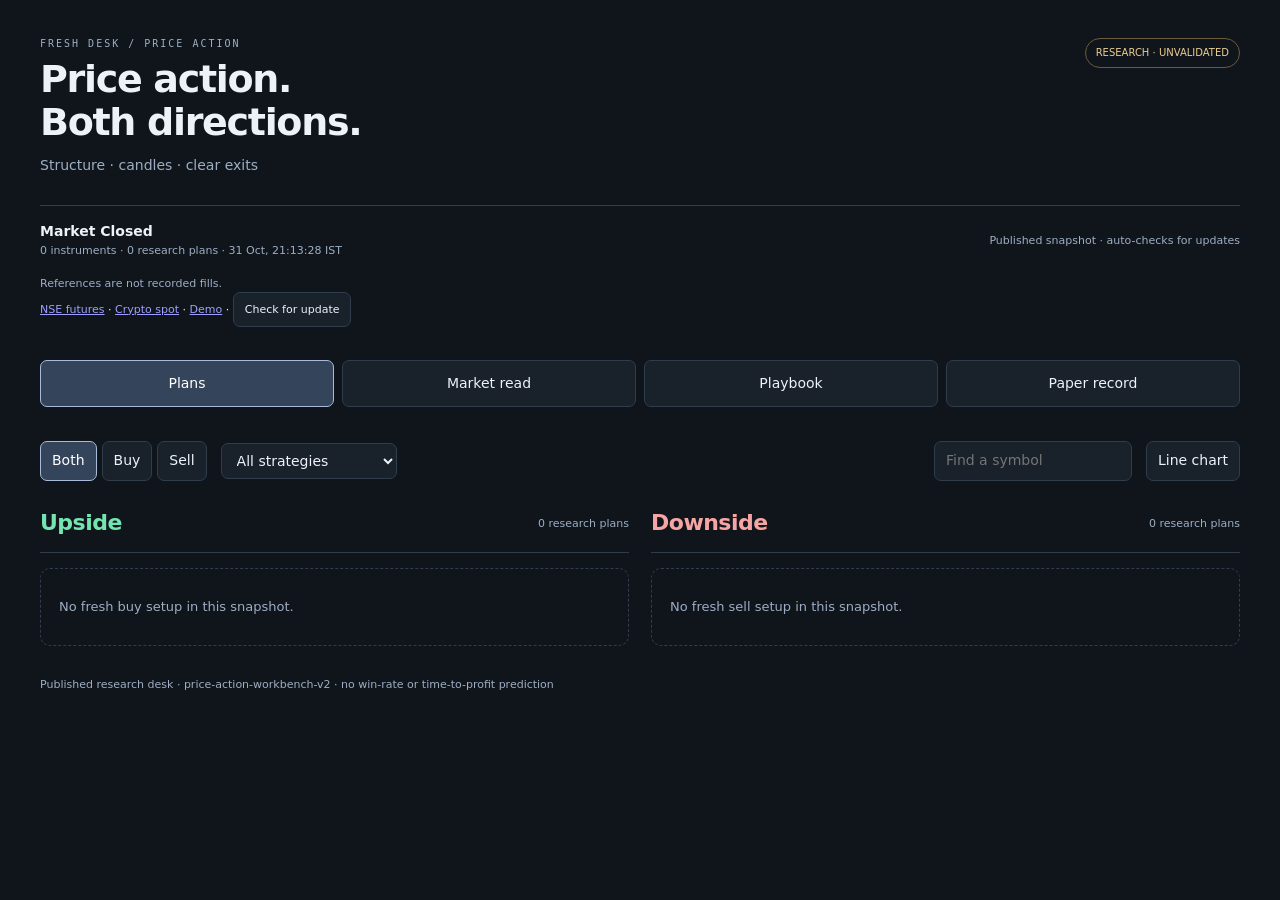
<file: fresh/index.html>
<!doctype html><html lang="en"><head><meta charset="utf-8"/><meta name="viewport" content="width=device-width,initial-scale=1"/><title>Fresh Desk · Price action</title><link rel="stylesheet" href="./app.css"/></head><body><main>
    <header><div><p class="eyebrow">FRESH DESK / PRICE ACTION</p><h1>Price action.<br/>Both directions.</h1><p class="muted">Structure · candles · clear exits</p></div><span class="badge">RESEARCH · UNVALIDATED</span></header>
    
    <div class="status-bar"><div><b id="state">market closed</b><p class="small muted">0 instruments · 0 research plans · 31 Oct, 21:13:28 IST</p></div><span class="small muted">Published snapshot · auto-checks for updates</span></div>
    <p class="small muted" id="job" aria-live="polite">References are not recorded fills.</p>
    <p class="small"><a href="./">NSE futures</a> · <a href="./crypto/">Crypto spot</a> · <a href="./demo/">Demo</a> · <button id="reload-snapshot">Check for update</button></p>
    <nav class="tabs" aria-label="Workspace"><button data-tab="plans" aria-selected="true">Plans</button><button data-tab="market" aria-selected="false">Market read</button><button data-tab="playbook" aria-selected="false">Playbook</button><button data-tab="paper" aria-selected="false">Paper record</button></nav>
    <section class="workspace" id="plans"><div class="filters"><div class="directions"><button data-filter="ALL" aria-pressed="true">Both</button><button data-filter="BUY" aria-pressed="false">Buy</button><button data-filter="SELL" aria-pressed="false">Sell</button></div><select id="family" aria-label="Strategy family"><option value="ALL">All strategies</option><option value="TREND_PULLBACK">Trend pullback</option><option value="STRUCTURE_BREAKOUT">Structure breakout</option><option value="FAILED_BREAKOUT">Failed breakout</option><option value="RANGE_BOUNCE">Range bounce</option></select><input id="search" type="search" placeholder="Find a symbol" aria-label="Find a symbol"/><button id="chart-type" aria-pressed="false">Line chart</button></div><div class="lanes"><section class="lane" data-side="BUY"><div class="lane-title"><h2 class="up">Upside</h2><span>0 research plans</span></div><p class="empty" >No fresh buy setup in this snapshot.</p></section><section class="lane" data-side="SELL"><div class="lane-title"><h2 class="down">Downside</h2><span>0 research plans</span></div><p class="empty" >No fresh sell setup in this snapshot.</p></section></div></section>
    <section class="workspace" id="market" hidden><div class="section-head"><h2>Context before the candle.</h2><p class="muted">Every family is checked independently, in both directions.</p></div><div class="empty">Awaiting data. Use a live connector or import a current-session dataset.</div></section>
    <section class="workspace" id="playbook" hidden><div class="section-head"><h2>Four setups. Separate rules.</h2><p class="muted">Mechanical research interpretations of published concepts—not reproductions of a trader’s complete method.</p></div><div class="playbooks"><article class="playbook"><p class="eyebrow">01 / BOTH DIRECTIONS</p><h3>Trend pullback</h3><p class="context">Established uptrend or downtrend</p><dl><dt>Trigger</dt><dd>A pullback toward the 10-bar average is followed by a completed candle beyond the prior candle's high/low.</dd><dt>Invalidation</dt><dd>Beyond the last three candles' pullback extreme.</dd><dt>Exit</dt><dd>Just before the prior 20-bar swing high/low.</dd><dt>What can fail</dt><dd>The pullback develops into a reversal, or there is too little room before the prior swing.</dd></dl><a href="https://lindaraschke.net/wp-content/uploads/2026/03/raschke_pt2_0304.pdf" target="_blank" rel="noopener noreferrer">Read the source ↗</a></article><article class="playbook"><p class="eyebrow">02 / BOTH DIRECTIONS</p><h3>Structure breakout</h3><p class="context">A clearly defined prior boundary</p><dl><dt>Trigger</dt><dd>A completed candle closes beyond the previous 20-bar boundary with at least 1.5 times the median of six prior activity readings.</dd><dt>Invalidation</dt><dd>Beyond the breakout candle's opposite extreme.</dd><dt>Exit</dt><dd>Project the height of the previous range beyond its broken boundary.</dd><dt>What can fail</dt><dd>A false break, thin activity or a late entry consumes the available reward.</dd></dl><a href="https://www.cmegroup.com/education/courses/technical-analysis/trend-and-continuation-patterns" target="_blank" rel="noopener noreferrer">Read the source ↗</a></article><article class="playbook"><p class="eyebrow">03 / BOTH DIRECTIONS</p><h3>Failed breakout</h3><p class="context">An attempted escape returns inside a prior range</p><dl><dt>Trigger</dt><dd>The previous candle crossed a prior boundary and closed inside again; the latest candle confirms the rejection.</dd><dt>Invalidation</dt><dd>Beyond the failed excursion.</dd><dt>Exit</dt><dd>Just before the opposite boundary of the previous range.</dd><dt>What can fail</dt><dd>The apparent rejection is only a pause before the original breakout resumes.</dd></dl><a href="https://www.peterlbrandt.com/wp-content/uploads/2021/07/The-Factor-Chart-Lab.pdf" target="_blank" rel="noopener noreferrer">Read the source ↗</a></article><article class="playbook"><p class="eyebrow">04 / BOTH DIRECTIONS</p><h3>Range bounce</h3><p class="context">Repeated boundaries, low directional efficiency</p><dl><dt>Trigger</dt><dd>A directional candle reacts near an edge, with room to the opposite edge; entries in the middle are excluded.</dd><dt>Invalidation</dt><dd>Beyond the rejected range edge or signal candle, whichever is farther.</dd><dt>Exit</dt><dd>Just before the opposite range boundary.</dd><dt>What can fail</dt><dd>A range becomes a trend and the boundary gives way.</dd></dl><a href="https://www.cmegroup.com/education/courses/technical-analysis/support-and-resistance" target="_blank" rel="noopener noreferrer">Read the source ↗</a></article></div><div class="notice"><b>Evidence before promotion</b><p>These rules have no demonstrated profitability. A registered historical study and a separate forward record are required before calling them validated.</p><p class="small">Actual trades, fees and liquidation mechanics differ by market. The crypto connector reads spot prices and does not permit naked-short paper entries. Genuine order-flow data is not inferred from candles or tick counts.</p></div></section>
    <section class="workspace" id="paper" hidden><div class="section-head"><h2>Record the decision.</h2><p class="muted">0 open · 0 closed · saved in this browser only</p></div><div class="empty">No paper trades recorded. Choose a fresh plan and record your paper fill to begin.</div><button id="export-paper">Download my paper record</button><p class="small muted">Keep a backup. Clearing browser storage removes this record. Quotes are checked only when this page loads a new published snapshot; this is not continuous position monitoring.</p><p class="small muted">Quotes may be sampled, so intrabar touches can be missed. Automatic paper exits use only fresh post-entry quotes, never earlier candle extremes. Costs stay unknown until supplied. Existing accounts and holdings are not managed.</p></section>
    <footer>Published research desk · price-action-workbench-v2 · no win-rate or time-to-profit prediction</footer>
    </main><script id="bootstrap" type="application/json">{"demo":false,"source":"nse","builtAt":"2026-10-31T15:43:28.310Z","server":false,"revision":"93b53e725f4927e507258fffca842d876f6f74e4a561de0bb47223c7ea54e2cb","hosted":true,"csrf":"","snapshot":{"schemaVersion":2,"rulesVersion":"price-action-workbench-v2","builtAt":"2026-10-31T15:43:28.310Z","demo":false,"source":"nse","mode":"UNVALIDATED_RESEARCH","state":"MARKET_CLOSED","errors":[],"coverage":null,"results":[],"codeSha256":"acca0f80d27d3a986709966af008e380a5261ac44a0f7e3e1737f69a3aee4bcf","observedQuotes":{}},"rules":{"maxRiskPct":2,"minimumRewardRisk":1.5,"targetPct":3}}</script><script src="./core.js"></script><script src="./hosted.js"></script><script src="./app.js"></script></body></html>
</file>
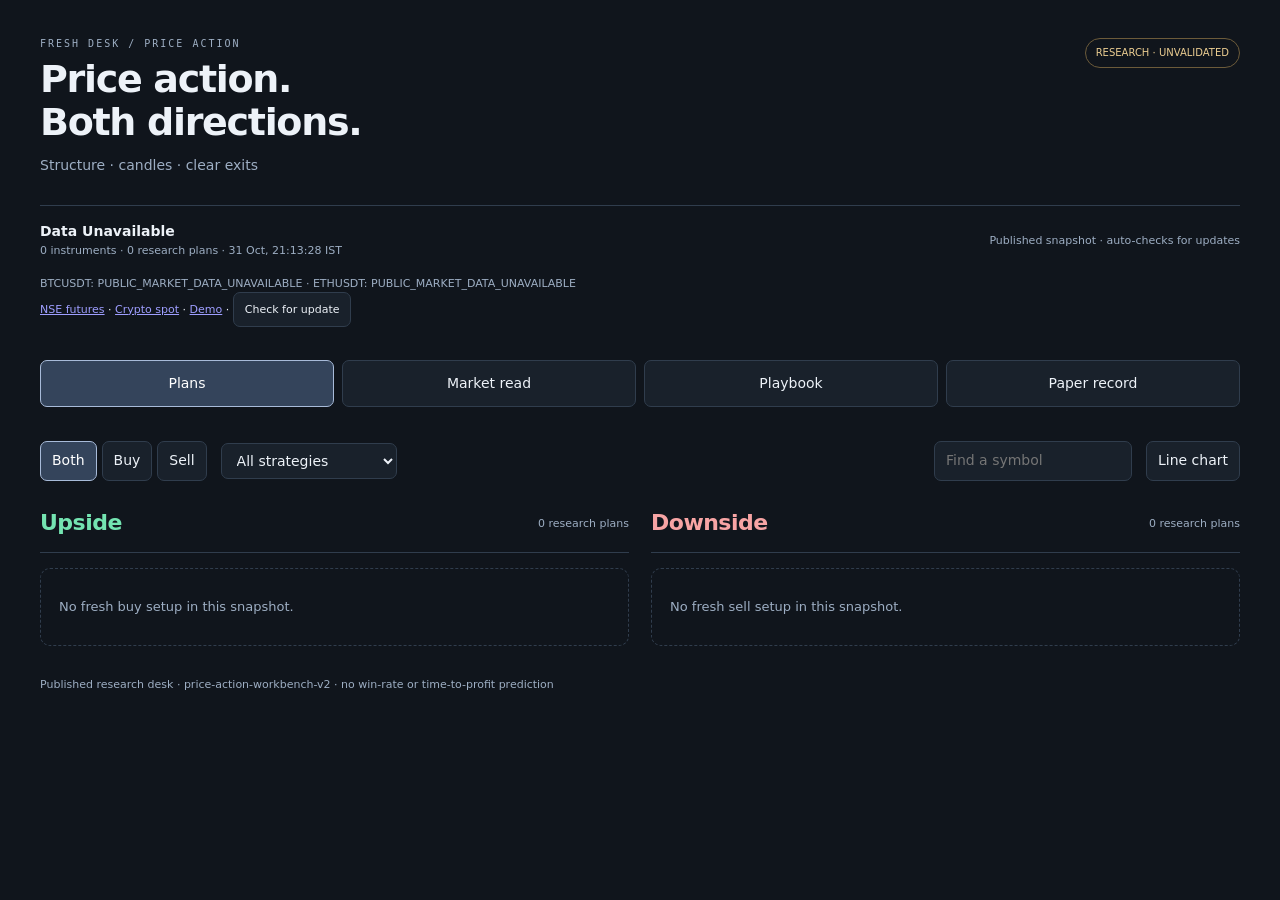
<file: fresh/crypto/index.html>
<!doctype html><html lang="en"><head><meta charset="utf-8"/><meta name="viewport" content="width=device-width,initial-scale=1"/><title>Fresh Desk · Price action</title><link rel="stylesheet" href="./app.css"/></head><body><main>
    <header><div><p class="eyebrow">FRESH DESK / PRICE ACTION</p><h1>Price action.<br/>Both directions.</h1><p class="muted">Structure · candles · clear exits</p></div><span class="badge">RESEARCH · UNVALIDATED</span></header>
    
    <div class="status-bar"><div><b id="state">data unavailable</b><p class="small muted">0 instruments · 0 research plans · 31 Oct, 21:13:28 IST</p></div><span class="small muted">Published snapshot · auto-checks for updates</span></div>
    <p class="small muted" id="job" aria-live="polite">BTCUSDT: PUBLIC_MARKET_DATA_UNAVAILABLE · ETHUSDT: PUBLIC_MARKET_DATA_UNAVAILABLE</p>
    <p class="small"><a href="../">NSE futures</a> · <a href="../crypto/">Crypto spot</a> · <a href="../demo/">Demo</a> · <button id="reload-snapshot">Check for update</button></p>
    <nav class="tabs" aria-label="Workspace"><button data-tab="plans" aria-selected="true">Plans</button><button data-tab="market" aria-selected="false">Market read</button><button data-tab="playbook" aria-selected="false">Playbook</button><button data-tab="paper" aria-selected="false">Paper record</button></nav>
    <section class="workspace" id="plans"><div class="filters"><div class="directions"><button data-filter="ALL" aria-pressed="true">Both</button><button data-filter="BUY" aria-pressed="false">Buy</button><button data-filter="SELL" aria-pressed="false">Sell</button></div><select id="family" aria-label="Strategy family"><option value="ALL">All strategies</option><option value="TREND_PULLBACK">Trend pullback</option><option value="STRUCTURE_BREAKOUT">Structure breakout</option><option value="FAILED_BREAKOUT">Failed breakout</option><option value="RANGE_BOUNCE">Range bounce</option></select><input id="search" type="search" placeholder="Find a symbol" aria-label="Find a symbol"/><button id="chart-type" aria-pressed="false">Line chart</button></div><div class="lanes"><section class="lane" data-side="BUY"><div class="lane-title"><h2 class="up">Upside</h2><span>0 research plans</span></div><p class="empty" >No fresh buy setup in this snapshot.</p></section><section class="lane" data-side="SELL"><div class="lane-title"><h2 class="down">Downside</h2><span>0 research plans</span></div><p class="empty" >No fresh sell setup in this snapshot.</p></section></div></section>
    <section class="workspace" id="market" hidden><div class="section-head"><h2>Context before the candle.</h2><p class="muted">Every family is checked independently, in both directions.</p></div><div class="empty">Awaiting data. Use a live connector or import a current-session dataset.</div></section>
    <section class="workspace" id="playbook" hidden><div class="section-head"><h2>Four setups. Separate rules.</h2><p class="muted">Mechanical research interpretations of published concepts—not reproductions of a trader’s complete method.</p></div><div class="playbooks"><article class="playbook"><p class="eyebrow">01 / BOTH DIRECTIONS</p><h3>Trend pullback</h3><p class="context">Established uptrend or downtrend</p><dl><dt>Trigger</dt><dd>A pullback toward the 10-bar average is followed by a completed candle beyond the prior candle's high/low.</dd><dt>Invalidation</dt><dd>Beyond the last three candles' pullback extreme.</dd><dt>Exit</dt><dd>Just before the prior 20-bar swing high/low.</dd><dt>What can fail</dt><dd>The pullback develops into a reversal, or there is too little room before the prior swing.</dd></dl><a href="https://lindaraschke.net/wp-content/uploads/2026/03/raschke_pt2_0304.pdf" target="_blank" rel="noopener noreferrer">Read the source ↗</a></article><article class="playbook"><p class="eyebrow">02 / BOTH DIRECTIONS</p><h3>Structure breakout</h3><p class="context">A clearly defined prior boundary</p><dl><dt>Trigger</dt><dd>A completed candle closes beyond the previous 20-bar boundary with at least 1.5 times the median of six prior activity readings.</dd><dt>Invalidation</dt><dd>Beyond the breakout candle's opposite extreme.</dd><dt>Exit</dt><dd>Project the height of the previous range beyond its broken boundary.</dd><dt>What can fail</dt><dd>A false break, thin activity or a late entry consumes the available reward.</dd></dl><a href="https://www.cmegroup.com/education/courses/technical-analysis/trend-and-continuation-patterns" target="_blank" rel="noopener noreferrer">Read the source ↗</a></article><article class="playbook"><p class="eyebrow">03 / BOTH DIRECTIONS</p><h3>Failed breakout</h3><p class="context">An attempted escape returns inside a prior range</p><dl><dt>Trigger</dt><dd>The previous candle crossed a prior boundary and closed inside again; the latest candle confirms the rejection.</dd><dt>Invalidation</dt><dd>Beyond the failed excursion.</dd><dt>Exit</dt><dd>Just before the opposite boundary of the previous range.</dd><dt>What can fail</dt><dd>The apparent rejection is only a pause before the original breakout resumes.</dd></dl><a href="https://www.peterlbrandt.com/wp-content/uploads/2021/07/The-Factor-Chart-Lab.pdf" target="_blank" rel="noopener noreferrer">Read the source ↗</a></article><article class="playbook"><p class="eyebrow">04 / BOTH DIRECTIONS</p><h3>Range bounce</h3><p class="context">Repeated boundaries, low directional efficiency</p><dl><dt>Trigger</dt><dd>A directional candle reacts near an edge, with room to the opposite edge; entries in the middle are excluded.</dd><dt>Invalidation</dt><dd>Beyond the rejected range edge or signal candle, whichever is farther.</dd><dt>Exit</dt><dd>Just before the opposite range boundary.</dd><dt>What can fail</dt><dd>A range becomes a trend and the boundary gives way.</dd></dl><a href="https://www.cmegroup.com/education/courses/technical-analysis/support-and-resistance" target="_blank" rel="noopener noreferrer">Read the source ↗</a></article></div><div class="notice"><b>Evidence before promotion</b><p>These rules have no demonstrated profitability. A registered historical study and a separate forward record are required before calling them validated.</p><p class="small">Actual trades, fees and liquidation mechanics differ by market. The crypto connector reads spot prices and does not permit naked-short paper entries. Genuine order-flow data is not inferred from candles or tick counts.</p></div></section>
    <section class="workspace" id="paper" hidden><div class="section-head"><h2>Record the decision.</h2><p class="muted">0 open · 0 closed · saved in this browser only</p></div><div class="empty">No paper trades recorded. Choose a fresh plan and record your paper fill to begin.</div><button id="export-paper">Download my paper record</button><p class="small muted">Keep a backup. Clearing browser storage removes this record. Quotes are checked only when this page loads a new published snapshot; this is not continuous position monitoring.</p><p class="small muted">Quotes may be sampled, so intrabar touches can be missed. Automatic paper exits use only fresh post-entry quotes, never earlier candle extremes. Costs stay unknown until supplied. Existing accounts and holdings are not managed.</p></section>
    <footer>Published research desk · price-action-workbench-v2 · no win-rate or time-to-profit prediction</footer>
    </main><script id="bootstrap" type="application/json">{"demo":false,"source":"crypto","builtAt":"2026-10-31T15:43:28.310Z","server":false,"revision":"b7d48332c6c9a8077eedb42104ffc5f79459d99435809de27bb0ed26b9193fc7","hosted":true,"csrf":"","snapshot":{"schemaVersion":2,"rulesVersion":"price-action-workbench-v2","builtAt":"2026-10-31T15:43:28.310Z","demo":false,"source":"crypto","mode":"UNVALIDATED_RESEARCH","state":"DATA_UNAVAILABLE","errors":["BTCUSDT: PUBLIC_MARKET_DATA_UNAVAILABLE","ETHUSDT: PUBLIC_MARKET_DATA_UNAVAILABLE"],"coverage":null,"results":[],"codeSha256":"acca0f80d27d3a986709966af008e380a5261ac44a0f7e3e1737f69a3aee4bcf","observedQuotes":{}},"rules":{"maxRiskPct":2,"minimumRewardRisk":1.5,"targetPct":3}}</script><script src="./core.js"></script><script src="./hosted.js"></script><script src="./app.js"></script></body></html>
</file>
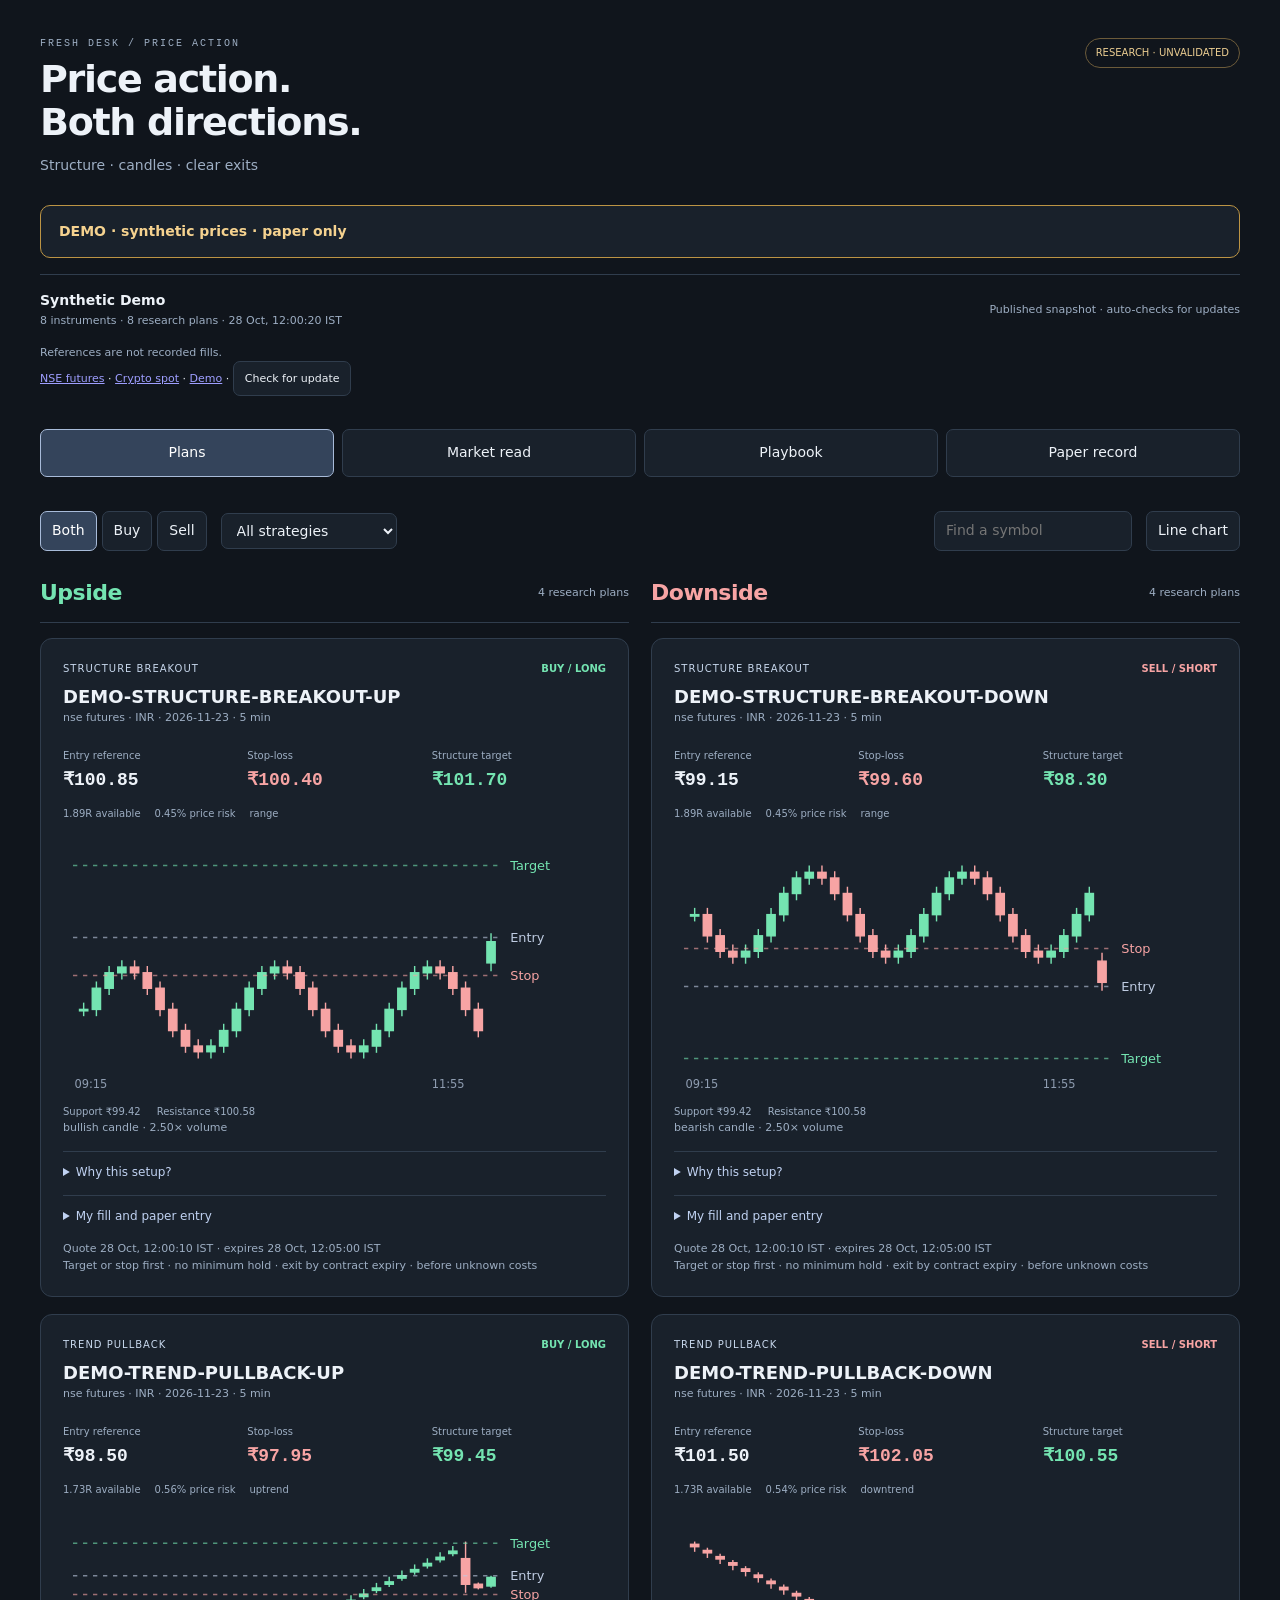
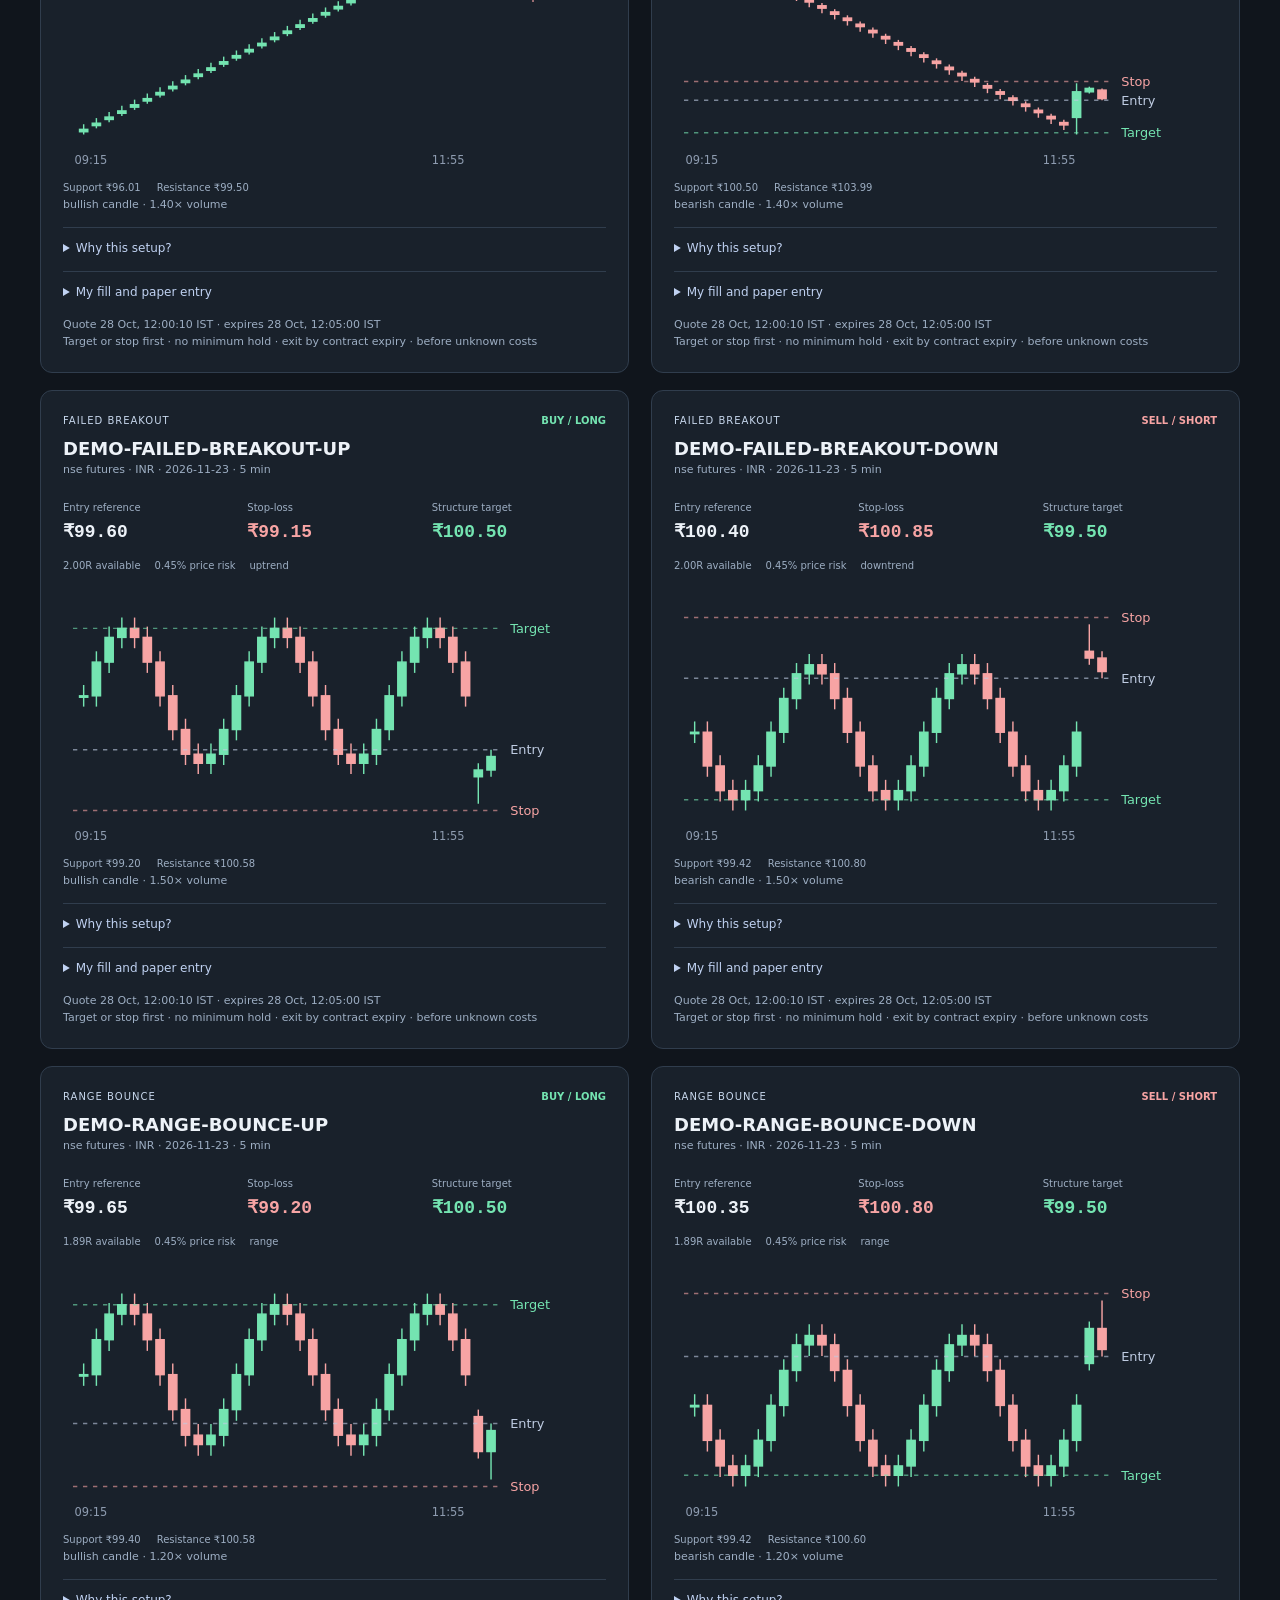
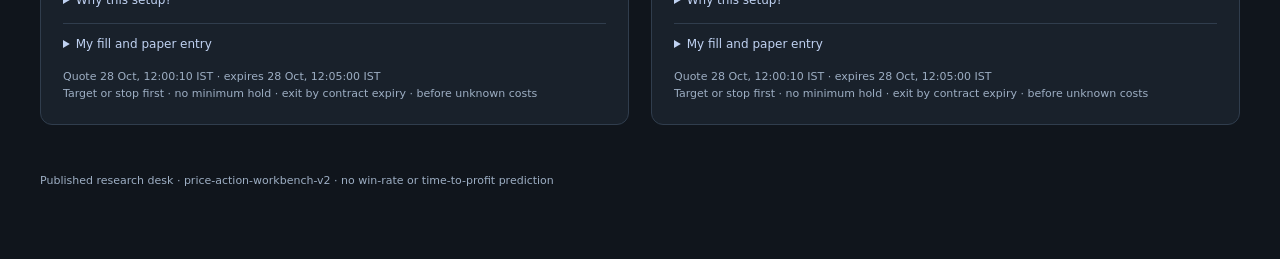
<file: fresh/demo/index.html>
<!doctype html><html lang="en"><head><meta charset="utf-8"/><meta name="viewport" content="width=device-width,initial-scale=1"/><title>Fresh Desk · Price action</title><link rel="stylesheet" href="./app.css"/></head><body><main>
    <header><div><p class="eyebrow">FRESH DESK / PRICE ACTION</p><h1>Price action.<br/>Both directions.</h1><p class="muted">Structure · candles · clear exits</p></div><span class="badge">RESEARCH · UNVALIDATED</span></header>
    <div class="notice demo">DEMO · synthetic prices · paper only</div>
    <div class="status-bar"><div><b id="state">synthetic demo</b><p class="small muted">8 instruments · 8 research plans · 28 Oct, 12:00:20 IST</p></div><span class="small muted">Published snapshot · auto-checks for updates</span></div>
    <p class="small muted" id="job" aria-live="polite">References are not recorded fills.</p>
    <p class="small"><a href="../">NSE futures</a> · <a href="../crypto/">Crypto spot</a> · <a href="../demo/">Demo</a> · <button id="reload-snapshot">Check for update</button></p>
    <nav class="tabs" aria-label="Workspace"><button data-tab="plans" aria-selected="true">Plans</button><button data-tab="market" aria-selected="false">Market read</button><button data-tab="playbook" aria-selected="false">Playbook</button><button data-tab="paper" aria-selected="false">Paper record</button></nav>
    <section class="workspace" id="plans"><div class="filters"><div class="directions"><button data-filter="ALL" aria-pressed="true">Both</button><button data-filter="BUY" aria-pressed="false">Buy</button><button data-filter="SELL" aria-pressed="false">Sell</button></div><select id="family" aria-label="Strategy family"><option value="ALL">All strategies</option><option value="TREND_PULLBACK">Trend pullback</option><option value="STRUCTURE_BREAKOUT">Structure breakout</option><option value="FAILED_BREAKOUT">Failed breakout</option><option value="RANGE_BOUNCE">Range bounce</option></select><input id="search" type="search" placeholder="Find a symbol" aria-label="Find a symbol"/><button id="chart-type" aria-pressed="false">Line chart</button></div><div class="lanes"><section class="lane" data-side="BUY"><div class="lane-title"><h2 class="up">Upside</h2><span>4 research plans</span></div><article class="plan" data-symbol="DEMO-STRUCTURE-BREAKOUT-UP" data-side="BUY" data-family="STRUCTURE_BREAKOUT" data-market="NSE_FUTURES" data-until="2026-10-28T06:35:00.000Z" data-plan="{&quot;side&quot;:&quot;BUY&quot;,&quot;entry&quot;:100.85,&quot;stop&quot;:100.4,&quot;target&quot;:101.7,&quot;goalTarget&quot;:103.9,&quot;tickSize&quot;:0.05,&quot;quantity&quot;:20,&quot;riskPct&quot;:0.4462072384729684,&quot;rewardRisk&quot;:1.8888888888889555,&quot;riskAmount&quot;:8.999999999999773,&quot;costs&quot;:&quot;UNKNOWN&quot;,&quot;id&quot;:&quot;price-action-workbench-v2~NSE_FUTURES|DEMO-STRUCTURE-BREAKOUT-UP|2026-11-23~STRUCTURE_BREAKOUT~BUY~1793169000000&quot;,&quot;setups&quot;:[&quot;STRUCTURE_BREAKOUT&quot;],&quot;family&quot;:&quot;STRUCTURE_BREAKOUT&quot;,&quot;symbol&quot;:&quot;DEMO-STRUCTURE-BREAKOUT-UP&quot;,&quot;expiry&quot;:&quot;2026-11-23&quot;,&quot;instrumentId&quot;:&quot;NSE_FUTURES|DEMO-STRUCTURE-BREAKOUT-UP|2026-11-23&quot;,&quot;market&quot;:&quot;NSE_FUTURES&quot;,&quot;currency&quot;:&quot;INR&quot;,&quot;canShort&quot;:true,&quot;minQuantity&quot;:20,&quot;quantityStep&quot;:1,&quot;explanation&quot;:&quot;Completed candle crosses a prior boundary with increased activity; target projects the prior range, stop invalidates the breakout candle.&quot;,&quot;targetBasis&quot;:&quot;STRUCTURAL_TARGET&quot;,&quot;status&quot;:&quot;UNVALIDATED_RESEARCH&quot;,&quot;quoteAt&quot;:&quot;2026-10-28T06:30:10.000Z&quot;,&quot;signalAt&quot;:&quot;2026-10-28T06:30:00.000Z&quot;,&quot;validUntil&quot;:&quot;2026-10-28T06:35:00.000Z&quot;,&quot;reviewAt&quot;:&quot;2026-10-28T15:25:00+05:30&quot;,&quot;exitBy&quot;:&quot;2026-11-23T15:25:00+05:30&quot;,&quot;intervalMinutes&quot;:5,&quot;entryBasis&quot;:&quot;OBSERVED_ASK_REFERENCE&quot;}">
    <div class="card-top"><span class="family">Structure breakout</span><b class="up">BUY / LONG</b></div>
    <h3>DEMO-STRUCTURE-BREAKOUT-UP</h3><p class="muted small">nse futures · INR · 2026-11-23 · 5 min</p>
    <dl class="levels"><div><dt>Entry reference</dt><dd>₹100.85</dd></div><div><dt>Stop-loss</dt><dd class="down">₹100.40</dd></div><div><dt>Structure target</dt><dd class="up">₹101.70</dd></div></dl>
    <div class="metrics"><span>1.89R available</span><span>0.45% price risk</span><span>range</span></div>
    <svg class="chart" viewBox="0 0 380 180" role="img" aria-label="DEMO-STRUCTURE-BREAKOUT-UP completed candles with entry, stop and target"><g class="candle-plot"><g stroke="#74e4b1" fill="#74e4b1"><line x1="14.454545454545453" y1="115.92105263157917" x2="14.454545454545453" y2="125.39473684210529"/><rect x="11.559090909090909" y="120.65789473684222" width="5.790909090909091" height="1"/></g><g stroke="#74e4b1" fill="#74e4b1"><line x1="23.363636363636363" y1="101.11842105263182" x2="23.363636363636363" y2="125.39473684210529"/><rect x="20.46818181818182" y="105.85526315789485" width="5.790909090909091" height="14.80263157894737"/></g><g stroke="#74e4b1" fill="#74e4b1"><line x1="32.272727272727266" y1="90.28214276315776" x2="32.272727272727266" y2="110.59210526315792"/><rect x="29.37727272727272" y="95.01898486842082" width="5.790909090909091" height="10.836278289474038"/></g><g stroke="#74e4b1" fill="#74e4b1"><line x1="41.18181818181818" y1="86.31578947368445" x2="41.18181818181818" y2="99.75582697368472"/><rect x="38.28636363636363" y="91.0526315789475" width="5.790909090909091" height="3.966353289473318"/></g><g stroke="#f7a4a4" fill="#f7a4a4"><line x1="50.090909090909086" y1="86.31578947368445" x2="50.090909090909086" y2="99.75582697368472"/><rect x="47.19545454545454" y="91.0526315789475" width="5.790909090909091" height="3.966353289473318"/></g><g stroke="#f7a4a4" fill="#f7a4a4"><line x1="58.99999999999999" y1="90.28214276315776" x2="58.99999999999999" y2="110.59210526315792"/><rect x="56.104545454545445" y="95.01898486842082" width="5.790909090909091" height="10.836278289474038"/></g><g stroke="#f7a4a4" fill="#f7a4a4"><line x1="67.9090909090909" y1="101.11842105263182" x2="67.9090909090909" y2="125.39473684210529"/><rect x="65.01363636363637" y="105.85526315789485" width="5.790909090909091" height="14.80263157894737"/></g><g stroke="#f7a4a4" fill="#f7a4a4"><line x1="76.81818181818181" y1="115.92105263157917" x2="76.81818181818181" y2="140.19736842105263"/><rect x="73.92272727272727" y="120.65789473684222" width="5.790909090909091" height="14.80263157894737"/></g><g stroke="#f7a4a4" fill="#f7a4a4"><line x1="85.72727272727272" y1="130.72368421052653" x2="85.72727272727272" y2="151.03364671052668"/><rect x="82.83181818181818" y="135.4605263157896" width="5.790909090909091" height="10.836278289474023"/></g><g stroke="#f7a4a4" fill="#f7a4a4"><line x1="94.63636363636363" y1="141.55996249999973" x2="94.63636363636363" y2="155"/><rect x="91.74090909090908" y="146.29680460526362" width="5.790909090909091" height="3.966353289473318"/></g><g stroke="#74e4b1" fill="#74e4b1"><line x1="103.54545454545453" y1="141.55996249999973" x2="103.54545454545453" y2="155"/><rect x="100.64999999999999" y="146.29680460526362" width="5.790909090909091" height="3.966353289473318"/></g><g stroke="#74e4b1" fill="#74e4b1"><line x1="112.45454545454544" y1="130.72368421052653" x2="112.45454545454544" y2="151.03364671052668"/><rect x="109.5590909090909" y="135.4605263157896" width="5.790909090909091" height="10.836278289474023"/></g><g stroke="#74e4b1" fill="#74e4b1"><line x1="121.36363636363636" y1="115.92105263157917" x2="121.36363636363636" y2="140.19736842105263"/><rect x="118.46818181818182" y="120.65789473684222" width="5.790909090909091" height="14.80263157894737"/></g><g stroke="#74e4b1" fill="#74e4b1"><line x1="130.27272727272725" y1="101.11842105263182" x2="130.27272727272725" y2="125.39473684210529"/><rect x="127.37727272727271" y="105.85526315789485" width="5.790909090909091" height="14.80263157894737"/></g><g stroke="#74e4b1" fill="#74e4b1"><line x1="139.18181818181816" y1="90.28214276315776" x2="139.18181818181816" y2="110.59210526315792"/><rect x="136.2863636363636" y="95.01898486842082" width="5.790909090909091" height="10.836278289474038"/></g><g stroke="#74e4b1" fill="#74e4b1"><line x1="148.09090909090907" y1="86.31578947368445" x2="148.09090909090907" y2="99.75582697368472"/><rect x="145.1954545454545" y="91.0526315789475" width="5.790909090909091" height="3.966353289473318"/></g><g stroke="#f7a4a4" fill="#f7a4a4"><line x1="157" y1="86.31578947368445" x2="157" y2="99.75582697368472"/><rect x="154.10454545454544" y="91.0526315789475" width="5.790909090909091" height="3.966353289473318"/></g><g stroke="#f7a4a4" fill="#f7a4a4"><line x1="165.9090909090909" y1="90.28214276315776" x2="165.9090909090909" y2="110.59210526315792"/><rect x="163.01363636363635" y="95.01898486842082" width="5.790909090909091" height="10.836278289474038"/></g><g stroke="#f7a4a4" fill="#f7a4a4"><line x1="174.8181818181818" y1="101.11842105263182" x2="174.8181818181818" y2="125.39473684210529"/><rect x="171.92272727272726" y="105.85526315789485" width="5.790909090909091" height="14.80263157894737"/></g><g stroke="#f7a4a4" fill="#f7a4a4"><line x1="183.72727272727272" y1="115.92105263157917" x2="183.72727272727272" y2="140.19736842105263"/><rect x="180.83181818181816" y="120.65789473684222" width="5.790909090909091" height="14.80263157894737"/></g><g stroke="#f7a4a4" fill="#f7a4a4"><line x1="192.63636363636363" y1="130.72368421052653" x2="192.63636363636363" y2="151.03364671052668"/><rect x="189.74090909090907" y="135.4605263157896" width="5.790909090909091" height="10.836278289474023"/></g><g stroke="#f7a4a4" fill="#f7a4a4"><line x1="201.54545454545453" y1="141.55996249999973" x2="201.54545454545453" y2="155"/><rect x="198.64999999999998" y="146.29680460526362" width="5.790909090909091" height="3.966353289473318"/></g><g stroke="#74e4b1" fill="#74e4b1"><line x1="210.45454545454544" y1="141.55996249999973" x2="210.45454545454544" y2="155"/><rect x="207.55909090909088" y="146.29680460526362" width="5.790909090909091" height="3.966353289473318"/></g><g stroke="#74e4b1" fill="#74e4b1"><line x1="219.36363636363635" y1="130.72368421052653" x2="219.36363636363635" y2="151.03364671052668"/><rect x="216.4681818181818" y="135.4605263157896" width="5.790909090909091" height="10.836278289474023"/></g><g stroke="#74e4b1" fill="#74e4b1"><line x1="228.27272727272725" y1="115.92105263157917" x2="228.27272727272725" y2="140.19736842105263"/><rect x="225.3772727272727" y="120.65789473684222" width="5.790909090909091" height="14.80263157894737"/></g><g stroke="#74e4b1" fill="#74e4b1"><line x1="237.18181818181816" y1="101.11842105263182" x2="237.18181818181816" y2="125.39473684210529"/><rect x="234.2863636363636" y="105.85526315789485" width="5.790909090909091" height="14.80263157894737"/></g><g stroke="#74e4b1" fill="#74e4b1"><line x1="246.09090909090907" y1="90.28214276315776" x2="246.09090909090907" y2="110.59210526315792"/><rect x="243.1954545454545" y="95.01898486842082" width="5.790909090909091" height="10.836278289474038"/></g><g stroke="#74e4b1" fill="#74e4b1"><line x1="254.99999999999997" y1="86.31578947368445" x2="254.99999999999997" y2="99.75582697368472"/><rect x="252.10454545454542" y="91.0526315789475" width="5.790909090909091" height="3.966353289473318"/></g><g stroke="#f7a4a4" fill="#f7a4a4"><line x1="263.9090909090909" y1="86.31578947368445" x2="263.9090909090909" y2="99.75582697368472"/><rect x="261.01363636363635" y="91.0526315789475" width="5.790909090909091" height="3.966353289473318"/></g><g stroke="#f7a4a4" fill="#f7a4a4"><line x1="272.8181818181818" y1="90.28214276315776" x2="272.8181818181818" y2="110.59210526315792"/><rect x="269.9227272727273" y="95.01898486842082" width="5.790909090909091" height="10.836278289474038"/></g><g stroke="#f7a4a4" fill="#f7a4a4"><line x1="281.7272727272727" y1="101.11842105263182" x2="281.7272727272727" y2="125.39473684210529"/><rect x="278.83181818181816" y="105.85526315789485" width="5.790909090909091" height="14.80263157894737"/></g><g stroke="#f7a4a4" fill="#f7a4a4"><line x1="290.6363636363636" y1="115.92105263157917" x2="290.6363636363636" y2="140.19736842105263"/><rect x="287.7409090909091" y="120.65789473684222" width="5.790909090909091" height="14.80263157894737"/></g><g stroke="#74e4b1" fill="#74e4b1"><line x1="299.5454545454545" y1="67.36842105263138" x2="299.5454545454545" y2="94.01315789473679"/><rect x="296.65" y="73.28947368421085" width="5.790909090909091" height="14.802631578947356"/></g></g><polyline class="line-plot" hidden fill="none" stroke="#a7c4ff" stroke-width="1.6" points="14.454545454545453,120.65789473684222 23.363636363636363,105.85526315789485 32.272727272727266,95.01898486842082 41.18181818181818,91.0526315789475 50.090909090909086,95.01898486842082 58.99999999999999,105.85526315789485 67.9090909090909,120.65789473684222 76.81818181818181,135.4605263157896 85.72727272727272,146.29680460526362 94.63636363636363,150.26315789473693 103.54545454545453,146.29680460526362 112.45454545454544,135.4605263157896 121.36363636363636,120.65789473684222 130.27272727272725,105.85526315789485 139.18181818181816,95.01898486842082 148.09090909090907,91.0526315789475 157,95.01898486842082 165.9090909090909,105.85526315789485 174.8181818181818,120.65789473684222 183.72727272727272,135.4605263157896 192.63636363636363,146.29680460526362 201.54545454545453,150.26315789473693 210.45454545454544,146.29680460526362 219.36363636363635,135.4605263157896 228.27272727272725,120.65789473684222 237.18181818181816,105.85526315789485 246.09090909090907,95.01898486842082 254.99999999999997,91.0526315789475 263.9090909090909,95.01898486842082 272.8181818181818,105.85526315789485 281.7272727272727,120.65789473684222 290.6363636363636,135.4605263157896 299.5454545454545,73.28947368421085"/><line x1="7" x2="307" y1="70.32894736842154" y2="70.32894736842154" stroke="#bfcce2" stroke-dasharray="3 4" opacity=".6"/><text x="313" y="73.32894736842154" fill="#bfcce2" font-size="9">Entry</text><line x1="7" x2="307" y1="96.9736842105261" y2="96.9736842105261" stroke="#f7a4a4" stroke-dasharray="3 4" opacity=".6"/><text x="313" y="99.9736842105261" fill="#f7a4a4" font-size="9">Stop</text><line x1="7" x2="307" y1="20" y2="20" stroke="#74e4b1" stroke-dasharray="3 4" opacity=".6"/><text x="313" y="23" fill="#74e4b1" font-size="9">Target</text><text x="8" y="176" fill="#8e9cb0" font-size="8">09:15</text><text x="258" y="176" fill="#8e9cb0" font-size="8">11:55</text></svg><div class="facts"><span>Support ₹99.42</span><span>Resistance ₹100.58</span></div>
    <p class="small muted">bullish candle · 2.50× volume</p>
    <details><summary>Why this setup?</summary><p>Completed candle crosses a prior boundary with increased activity; target projects the prior range, stop invalidates the breakout candle.</p><p class="small">Target comes from the price structure. The separate 3% reference is ₹103.90. Neither is a predicted outcome.</p></details>
    <details class="fill-details"><summary>My fill and paper entry</summary><div class="inputs"><label>Entry price<input class="fill" type="number" min="0" step="0.05" inputmode="decimal" value="100.85"/></label><label>Quantity<input class="quantity" type="number" min="0" step="any" inputmode="decimal" value="20"/></label></div><output aria-live="polite">Enter a fill to check the stop and target.</output><button class="record">Record paper entry</button></details>
    <p class="small clock">Quote 28 Oct, 12:00:10 IST · expires 28 Oct, 12:05:00 IST</p><p class="expiry-note" hidden>Reference expired · refresh before considering an entry</p>
    <p class="small muted">Target or stop first · no minimum hold · exit by contract expiry · before unknown costs</p>
  </article><article class="plan" data-symbol="DEMO-TREND-PULLBACK-UP" data-side="BUY" data-family="TREND_PULLBACK" data-market="NSE_FUTURES" data-until="2026-10-28T06:35:00.000Z" data-plan="{&quot;side&quot;:&quot;BUY&quot;,&quot;entry&quot;:98.5,&quot;stop&quot;:97.95,&quot;target&quot;:99.45,&quot;goalTarget&quot;:101.5,&quot;tickSize&quot;:0.05,&quot;quantity&quot;:20,&quot;riskPct&quot;:0.5583756345177636,&quot;rewardRisk&quot;:1.7272727272727413,&quot;riskAmount&quot;:10.999999999999943,&quot;costs&quot;:&quot;UNKNOWN&quot;,&quot;id&quot;:&quot;price-action-workbench-v2~NSE_FUTURES|DEMO-TREND-PULLBACK-UP|2026-11-23~TREND_PULLBACK~BUY~1793169000000&quot;,&quot;setups&quot;:[&quot;TREND_PULLBACK&quot;],&quot;family&quot;:&quot;TREND_PULLBACK&quot;,&quot;symbol&quot;:&quot;DEMO-TREND-PULLBACK-UP&quot;,&quot;expiry&quot;:&quot;2026-11-23&quot;,&quot;instrumentId&quot;:&quot;NSE_FUTURES|DEMO-TREND-PULLBACK-UP|2026-11-23&quot;,&quot;market&quot;:&quot;NSE_FUTURES&quot;,&quot;currency&quot;:&quot;INR&quot;,&quot;canShort&quot;:true,&quot;minQuantity&quot;:20,&quot;quantityStep&quot;:1,&quot;explanation&quot;:&quot;A pre-existing higher-timeframe trend pulls back toward its average, then confirms a resumption; the prior swing is the target.&quot;,&quot;targetBasis&quot;:&quot;STRUCTURAL_TARGET&quot;,&quot;status&quot;:&quot;UNVALIDATED_RESEARCH&quot;,&quot;quoteAt&quot;:&quot;2026-10-28T06:30:10.000Z&quot;,&quot;signalAt&quot;:&quot;2026-10-28T06:30:00.000Z&quot;,&quot;validUntil&quot;:&quot;2026-10-28T06:35:00.000Z&quot;,&quot;reviewAt&quot;:&quot;2026-10-28T15:25:00+05:30&quot;,&quot;exitBy&quot;:&quot;2026-11-23T15:25:00+05:30&quot;,&quot;intervalMinutes&quot;:5,&quot;entryBasis&quot;:&quot;OBSERVED_ASK_REFERENCE&quot;}">
    <div class="card-top"><span class="family">Trend pullback</span><b class="up">BUY / LONG</b></div>
    <h3>DEMO-TREND-PULLBACK-UP</h3><p class="muted small">nse futures · INR · 2026-11-23 · 5 min</p>
    <dl class="levels"><div><dt>Entry reference</dt><dd>₹98.50</dd></div><div><dt>Stop-loss</dt><dd class="down">₹97.95</dd></div><div><dt>Structure target</dt><dd class="up">₹99.45</dd></div></dl>
    <div class="metrics"><span>1.73R available</span><span>0.56% price risk</span><span>uptrend</span></div>
    <svg class="chart" viewBox="0 0 380 180" role="img" aria-label="DEMO-TREND-PULLBACK-UP completed candles with entry, stop and target"><g class="candle-plot"><g stroke="#74e4b1" fill="#74e4b1"><line x1="14.454545454545453" y1="147.83185840707938" x2="14.454545454545453" y2="155"/><rect x="11.559090909090909" y="151.4159292035397" width="5.790909090909091" height="1.6725663716812562"/></g><g stroke="#74e4b1" fill="#74e4b1"><line x1="23.363636363636363" y1="143.53097345132736" x2="23.363636363636363" y2="150.69911504424763"/><rect x="20.46818181818182" y="147.11504424778732" width="5.790909090909091" height="1.6725663716815973"/></g><g stroke="#74e4b1" fill="#74e4b1"><line x1="32.272727272727266" y1="139.230088495575" x2="32.272727272727266" y2="146.3982300884956"/><rect x="29.37727272727272" y="142.8141592920353" width="5.790909090909091" height="1.6725663716812278"/></g><g stroke="#74e4b1" fill="#74e4b1"><line x1="41.18181818181818" y1="134.92920353982294" x2="41.18181818181818" y2="142.09734513274321"/><rect x="38.28636363636363" y="138.5132743362829" width="5.790909090909091" height="1.6725663716815973"/></g><g stroke="#74e4b1" fill="#74e4b1"><line x1="50.090909090909086" y1="130.62831858407057" x2="50.090909090909086" y2="137.7964601769912"/><rect x="47.19545454545454" y="134.21238938053088" width="5.790909090909091" height="1.6725663716812562"/></g><g stroke="#74e4b1" fill="#74e4b1"><line x1="58.99999999999999" y1="126.32743362831854" x2="58.99999999999999" y2="133.49557522123882"/><rect x="56.104545454545445" y="129.9115044247785" width="5.790909090909091" height="1.6725663716815973"/></g><g stroke="#74e4b1" fill="#74e4b1"><line x1="67.9090909090909" y1="122.02654867256618" x2="67.9090909090909" y2="129.19469026548646"/><rect x="65.01363636363637" y="125.61061946902649" width="5.790909090909091" height="1.672566371681242"/></g><g stroke="#74e4b1" fill="#74e4b1"><line x1="76.81818181818181" y1="117.72566371681415" x2="76.81818181818181" y2="124.89380530973442"/><rect x="73.92272727272727" y="121.30973451327412" width="5.790909090909091" height="1.672566371681583"/></g><g stroke="#74e4b1" fill="#74e4b1"><line x1="85.72727272727272" y1="113.42477876106177" x2="85.72727272727272" y2="120.59292035398204"/><rect x="82.83181818181818" y="117.00884955752208" width="5.790909090909091" height="1.672566371681242"/></g><g stroke="#74e4b1" fill="#74e4b1"><line x1="94.63636363636363" y1="109.12389380530973" x2="94.63636363636363" y2="116.29203539823001"/><rect x="91.74090909090908" y="112.7079646017697" width="5.790909090909091" height="1.6725663716815973"/></g><g stroke="#74e4b1" fill="#74e4b1"><line x1="103.54545454545453" y1="104.82300884955737" x2="103.54545454545453" y2="111.99115044247765"/><rect x="100.64999999999999" y="108.40707964601768" width="5.790909090909091" height="1.6725663716812562"/></g><g stroke="#74e4b1" fill="#74e4b1"><line x1="112.45454545454544" y1="100.52212389380534" x2="112.45454545454544" y2="107.69026548672562"/><rect x="109.5590909090909" y="104.10619469026531" width="5.790909090909091" height="1.6725663716815973"/></g><g stroke="#74e4b1" fill="#74e4b1"><line x1="121.36363636363636" y1="96.22123893805298" x2="121.36363636363636" y2="103.38938053097324"/><rect x="118.46818181818182" y="99.80530973451329" width="5.790909090909091" height="1.672566371681242"/></g><g stroke="#74e4b1" fill="#74e4b1"><line x1="130.27272727272725" y1="91.92035398230094" x2="130.27272727272725" y2="99.08849557522122"/><rect x="127.37727272727271" y="95.5044247787609" width="5.790909090909091" height="1.672566371681583"/></g><g stroke="#74e4b1" fill="#74e4b1"><line x1="139.18181818181816" y1="87.61946902654857" x2="139.18181818181816" y2="94.78761061946884"/><rect x="136.2863636363636" y="91.20353982300887" width="5.790909090909091" height="1.6725663716812562"/></g><g stroke="#74e4b1" fill="#74e4b1"><line x1="148.09090909090907" y1="83.31858407079653" x2="148.09090909090907" y2="90.48672566371681"/><rect x="145.1954545454545" y="86.9026548672565" width="5.790909090909091" height="1.6725663716815973"/></g><g stroke="#74e4b1" fill="#74e4b1"><line x1="157" y1="79.01769911504417" x2="157" y2="86.18584070796443"/><rect x="154.10454545454544" y="82.60176991150446" width="5.790909090909091" height="1.6725663716812562"/></g><g stroke="#74e4b1" fill="#74e4b1"><line x1="165.9090909090909" y1="74.71681415929213" x2="165.9090909090909" y2="81.8849557522124"/><rect x="163.01363636363635" y="78.3008849557521" width="5.790909090909091" height="1.672566371681583"/></g><g stroke="#74e4b1" fill="#74e4b1"><line x1="174.8181818181818" y1="70.41592920353976" x2="174.8181818181818" y2="77.58407079646004"/><rect x="171.92272727272726" y="74.00000000000006" width="5.790909090909091" height="1.6725663716812562"/></g><g stroke="#74e4b1" fill="#74e4b1"><line x1="183.72727272727272" y1="66.11504424778772" x2="183.72727272727272" y2="73.283185840708"/><rect x="180.83181818181816" y="69.69911504424769" width="5.790909090909091" height="1.6725663716815973"/></g><g stroke="#74e4b1" fill="#74e4b1"><line x1="192.63636363636363" y1="61.814159292035356" x2="192.63636363636363" y2="68.98230088495563"/><rect x="189.74090909090907" y="65.39823008849567" width="5.790909090909091" height="1.6725663716812562"/></g><g stroke="#74e4b1" fill="#74e4b1"><line x1="201.54545454545453" y1="57.51327433628299" x2="201.54545454545453" y2="64.6814159292036"/><rect x="198.64999999999998" y="61.0973451327433" width="5.790909090909091" height="1.672566371681583"/></g><g stroke="#74e4b1" fill="#74e4b1"><line x1="210.45454545454544" y1="53.21238938053095" x2="210.45454545454544" y2="60.38053097345123"/><rect x="207.55909090909088" y="56.79646017699126" width="5.790909090909091" height="1.6725663716812562"/></g><g stroke="#74e4b1" fill="#74e4b1"><line x1="219.36363636363635" y1="48.91150442477857" x2="219.36363636363635" y2="56.07964601769919"/><rect x="216.4681818181818" y="52.495575221238894" width="5.790909090909091" height="1.672566371681583"/></g><g stroke="#74e4b1" fill="#74e4b1"><line x1="228.27272727272725" y1="44.61061946902656" x2="228.27272727272725" y2="51.778761061946824"/><rect x="225.3772727272727" y="48.194690265486855" width="5.790909090909091" height="1.6725663716812562"/></g><g stroke="#74e4b1" fill="#74e4b1"><line x1="237.18181818181816" y1="40.30973451327418" x2="237.18181818181816" y2="47.4778761061948"/><rect x="234.2863636363636" y="43.89380530973449" width="5.790909090909091" height="1.6725663716812562"/></g><g stroke="#74e4b1" fill="#74e4b1"><line x1="246.09090909090907" y1="36.008849557522154" x2="246.09090909090907" y2="43.17699115044243"/><rect x="243.1954545454545" y="39.59292035398212" width="5.790909090909091" height="1.672566371681583"/></g><g stroke="#74e4b1" fill="#74e4b1"><line x1="254.99999999999997" y1="31.707964601769774" x2="254.99999999999997" y2="38.876106194690394"/><rect x="252.10454545454542" y="35.292035398230084" width="5.790909090909091" height="1.6725663716812562"/></g><g stroke="#74e4b1" fill="#74e4b1"><line x1="263.9090909090909" y1="27.40707964601775" x2="263.9090909090909" y2="34.57522123893803"/><rect x="261.01363636363635" y="30.991150442477718" width="5.790909090909091" height="1.6725663716815973"/></g><g stroke="#74e4b1" fill="#74e4b1"><line x1="272.8181818181818" y1="23.10619469026537" x2="272.8181818181818" y2="30.27433628318599"/><rect x="269.9227272727273" y="26.69026548672568" width="5.790909090909091" height="1.6725663716812704"/></g><g stroke="#f7a4a4" fill="#f7a4a4"><line x1="281.7272727272727" y1="20" x2="281.7272727272727" y2="55.840707964601734"/><rect x="278.83181818181816" y="31.946902654867245" width="5.790909090909091" height="17.920353982300867"/></g><g stroke="#f7a4a4" fill="#f7a4a4"><line x1="290.6363636363636" y1="48.672566371681455" x2="290.6363636363636" y2="53.45132743362842"/><rect x="287.7409090909091" y="49.86725663716811" width="5.790909090909091" height="2.3893805309733125"/></g><g stroke="#74e4b1" fill="#74e4b1"><line x1="299.5454545454545" y1="43.89380530973449" x2="299.5454545454545" y2="52.256637168141424"/><rect x="296.65" y="45.088495575221145" width="5.790909090909091" height="5.973451327433622"/></g></g><polyline class="line-plot" hidden fill="none" stroke="#a7c4ff" stroke-width="1.6" points="14.454545454545453,151.4159292035397 23.363636363636363,147.11504424778732 32.272727272727266,142.8141592920353 41.18181818181818,138.5132743362829 50.090909090909086,134.21238938053088 58.99999999999999,129.9115044247785 67.9090909090909,125.61061946902649 76.81818181818181,121.30973451327412 85.72727272727272,117.00884955752208 94.63636363636363,112.7079646017697 103.54545454545453,108.40707964601768 112.45454545454544,104.10619469026531 121.36363636363636,99.80530973451329 130.27272727272725,95.5044247787609 139.18181818181816,91.20353982300887 148.09090909090907,86.9026548672565 157,82.60176991150446 165.9090909090909,78.3008849557521 174.8181818181818,74.00000000000006 183.72727272727272,69.69911504424769 192.63636363636363,65.39823008849567 201.54545454545453,61.0973451327433 210.45454545454544,56.79646017699126 219.36363636363635,52.495575221238894 228.27272727272725,48.194690265486855 237.18181818181816,43.89380530973449 246.09090909090907,39.59292035398212 254.99999999999997,35.292035398230084 263.9090909090909,30.991150442477718 272.8181818181818,26.69026548672568 281.7272727272727,49.86725663716811 290.6363636363636,52.256637168141424 299.5454545454545,45.088495575221145"/><line x1="7" x2="307" y1="43.89380530973449" y2="43.89380530973449" stroke="#bfcce2" stroke-dasharray="3 4" opacity=".6"/><text x="313" y="46.89380530973449" fill="#bfcce2" font-size="9">Entry</text><line x1="7" x2="307" y1="57.03539823008839" y2="57.03539823008839" stroke="#f7a4a4" stroke-dasharray="3 4" opacity=".6"/><text x="313" y="60.03539823008839" fill="#f7a4a4" font-size="9">Stop</text><line x1="7" x2="307" y1="21.194690265486656" y2="21.194690265486656" stroke="#74e4b1" stroke-dasharray="3 4" opacity=".6"/><text x="313" y="24.194690265486656" fill="#74e4b1" font-size="9">Target</text><text x="8" y="176" fill="#8e9cb0" font-size="8">09:15</text><text x="258" y="176" fill="#8e9cb0" font-size="8">11:55</text></svg><div class="facts"><span>Support ₹96.01</span><span>Resistance ₹99.50</span></div>
    <p class="small muted">bullish candle · 1.40× volume</p>
    <details><summary>Why this setup?</summary><p>A pre-existing higher-timeframe trend pulls back toward its average, then confirms a resumption; the prior swing is the target.</p><p class="small">Target comes from the price structure. The separate 3% reference is ₹101.50. Neither is a predicted outcome.</p></details>
    <details class="fill-details"><summary>My fill and paper entry</summary><div class="inputs"><label>Entry price<input class="fill" type="number" min="0" step="0.05" inputmode="decimal" value="98.5"/></label><label>Quantity<input class="quantity" type="number" min="0" step="any" inputmode="decimal" value="20"/></label></div><output aria-live="polite">Enter a fill to check the stop and target.</output><button class="record">Record paper entry</button></details>
    <p class="small clock">Quote 28 Oct, 12:00:10 IST · expires 28 Oct, 12:05:00 IST</p><p class="expiry-note" hidden>Reference expired · refresh before considering an entry</p>
    <p class="small muted">Target or stop first · no minimum hold · exit by contract expiry · before unknown costs</p>
  </article><article class="plan" data-symbol="DEMO-FAILED-BREAKOUT-UP" data-side="BUY" data-family="FAILED_BREAKOUT" data-market="NSE_FUTURES" data-until="2026-10-28T06:35:00.000Z" data-plan="{&quot;side&quot;:&quot;BUY&quot;,&quot;entry&quot;:99.6,&quot;stop&quot;:99.15,&quot;target&quot;:100.5,&quot;goalTarget&quot;:102.6,&quot;tickSize&quot;:0.05,&quot;quantity&quot;:20,&quot;riskPct&quot;:0.4518072289156513,&quot;rewardRisk&quot;:2.000000000000063,&quot;riskAmount&quot;:8.999999999999773,&quot;costs&quot;:&quot;UNKNOWN&quot;,&quot;id&quot;:&quot;price-action-workbench-v2~NSE_FUTURES|DEMO-FAILED-BREAKOUT-UP|2026-11-23~FAILED_BREAKOUT~BUY~1793169000000&quot;,&quot;setups&quot;:[&quot;FAILED_BREAKOUT&quot;],&quot;family&quot;:&quot;FAILED_BREAKOUT&quot;,&quot;symbol&quot;:&quot;DEMO-FAILED-BREAKOUT-UP&quot;,&quot;expiry&quot;:&quot;2026-11-23&quot;,&quot;instrumentId&quot;:&quot;NSE_FUTURES|DEMO-FAILED-BREAKOUT-UP|2026-11-23&quot;,&quot;market&quot;:&quot;NSE_FUTURES&quot;,&quot;currency&quot;:&quot;INR&quot;,&quot;canShort&quot;:true,&quot;minQuantity&quot;:20,&quot;quantityStep&quot;:1,&quot;explanation&quot;:&quot;The prior candle breaks a range and returns inside; the next completed candle confirms failure. Stop sits beyond the failed excursion.&quot;,&quot;targetBasis&quot;:&quot;STRUCTURAL_TARGET&quot;,&quot;status&quot;:&quot;UNVALIDATED_RESEARCH&quot;,&quot;quoteAt&quot;:&quot;2026-10-28T06:30:10.000Z&quot;,&quot;signalAt&quot;:&quot;2026-10-28T06:30:00.000Z&quot;,&quot;validUntil&quot;:&quot;2026-10-28T06:35:00.000Z&quot;,&quot;reviewAt&quot;:&quot;2026-10-28T15:25:00+05:30&quot;,&quot;exitBy&quot;:&quot;2026-11-23T15:25:00+05:30&quot;,&quot;intervalMinutes&quot;:5,&quot;entryBasis&quot;:&quot;OBSERVED_ASK_REFERENCE&quot;}">
    <div class="card-top"><span class="family">Failed breakout</span><b class="up">BUY / LONG</b></div>
    <h3>DEMO-FAILED-BREAKOUT-UP</h3><p class="muted small">nse futures · INR · 2026-11-23 · 5 min</p>
    <dl class="levels"><div><dt>Entry reference</dt><dd>₹99.60</dd></div><div><dt>Stop-loss</dt><dd class="down">₹99.15</dd></div><div><dt>Structure target</dt><dd class="up">₹100.50</dd></div></dl>
    <div class="metrics"><span>2.00R available</span><span>0.45% price risk</span><span>uptrend</span></div>
    <svg class="chart" viewBox="0 0 380 180" role="img" aria-label="DEMO-FAILED-BREAKOUT-UP completed candles with entry, stop and target"><g class="candle-plot"><g stroke="#74e4b1" fill="#74e4b1"><line x1="14.454545454545453" y1="67.20279720279744" x2="14.454545454545453" y2="82.3076923076923"/><rect x="11.559090909090909" y="74.75524475524487" width="5.790909090909091" height="1"/></g><g stroke="#74e4b1" fill="#74e4b1"><line x1="23.363636363636363" y1="43.601398601398714" x2="23.363636363636363" y2="82.3076923076923"/><rect x="20.46818181818182" y="51.153846153846146" width="5.790909090909091" height="23.601398601398728"/></g><g stroke="#74e4b1" fill="#74e4b1"><line x1="32.272727272727266" y1="26.323975874125324" x2="32.272727272727266" y2="58.70629370629358"/><rect x="29.37727272727272" y="33.87642342657276" width="5.790909090909091" height="17.27742272727339"/></g><g stroke="#74e4b1" fill="#74e4b1"><line x1="41.18181818181818" y1="20" x2="41.18181818181818" y2="41.428870979021525"/><rect x="38.28636363636363" y="27.552447552447433" width="5.790909090909091" height="6.323975874125324"/></g><g stroke="#f7a4a4" fill="#f7a4a4"><line x1="50.090909090909086" y1="20" x2="50.090909090909086" y2="41.428870979021525"/><rect x="47.19545454545454" y="27.552447552447433" width="5.790909090909091" height="6.323975874125324"/></g><g stroke="#f7a4a4" fill="#f7a4a4"><line x1="58.99999999999999" y1="26.323975874125324" x2="58.99999999999999" y2="58.70629370629358"/><rect x="56.104545454545445" y="33.87642342657276" width="5.790909090909091" height="17.27742272727339"/></g><g stroke="#f7a4a4" fill="#f7a4a4"><line x1="67.9090909090909" y1="43.601398601398714" x2="67.9090909090909" y2="82.3076923076923"/><rect x="65.01363636363637" y="51.153846153846146" width="5.790909090909091" height="23.601398601398728"/></g><g stroke="#f7a4a4" fill="#f7a4a4"><line x1="76.81818181818181" y1="67.20279720279744" x2="76.81818181818181" y2="105.90909090909102"/><rect x="73.92272727272727" y="74.75524475524487" width="5.790909090909091" height="23.601398601398728"/></g><g stroke="#f7a4a4" fill="#f7a4a4"><line x1="85.72727272727272" y1="90.80419580419617" x2="85.72727272727272" y2="123.18651363636442"/><rect x="82.83181818181818" y="98.3566433566436" width="5.790909090909091" height="17.27742272727339"/></g><g stroke="#f7a4a4" fill="#f7a4a4"><line x1="94.63636363636363" y1="108.08161853146822" x2="94.63636363636363" y2="129.51048951048975"/><rect x="91.74090909090908" y="115.63406608391699" width="5.790909090909091" height="6.323975874125324"/></g><g stroke="#74e4b1" fill="#74e4b1"><line x1="103.54545454545453" y1="108.08161853146822" x2="103.54545454545453" y2="129.51048951048975"/><rect x="100.64999999999999" y="115.63406608391699" width="5.790909090909091" height="6.323975874125324"/></g><g stroke="#74e4b1" fill="#74e4b1"><line x1="112.45454545454544" y1="90.80419580419617" x2="112.45454545454544" y2="123.18651363636442"/><rect x="109.5590909090909" y="98.3566433566436" width="5.790909090909091" height="17.27742272727339"/></g><g stroke="#74e4b1" fill="#74e4b1"><line x1="121.36363636363636" y1="67.20279720279744" x2="121.36363636363636" y2="105.90909090909102"/><rect x="118.46818181818182" y="74.75524475524487" width="5.790909090909091" height="23.601398601398728"/></g><g stroke="#74e4b1" fill="#74e4b1"><line x1="130.27272727272725" y1="43.601398601398714" x2="130.27272727272725" y2="82.3076923076923"/><rect x="127.37727272727271" y="51.153846153846146" width="5.790909090909091" height="23.601398601398728"/></g><g stroke="#74e4b1" fill="#74e4b1"><line x1="139.18181818181816" y1="26.323975874125324" x2="139.18181818181816" y2="58.70629370629358"/><rect x="136.2863636363636" y="33.87642342657276" width="5.790909090909091" height="17.27742272727339"/></g><g stroke="#74e4b1" fill="#74e4b1"><line x1="148.09090909090907" y1="20" x2="148.09090909090907" y2="41.428870979021525"/><rect x="145.1954545454545" y="27.552447552447433" width="5.790909090909091" height="6.323975874125324"/></g><g stroke="#f7a4a4" fill="#f7a4a4"><line x1="157" y1="20" x2="157" y2="41.428870979021525"/><rect x="154.10454545454544" y="27.552447552447433" width="5.790909090909091" height="6.323975874125324"/></g><g stroke="#f7a4a4" fill="#f7a4a4"><line x1="165.9090909090909" y1="26.323975874125324" x2="165.9090909090909" y2="58.70629370629358"/><rect x="163.01363636363635" y="33.87642342657276" width="5.790909090909091" height="17.27742272727339"/></g><g stroke="#f7a4a4" fill="#f7a4a4"><line x1="174.8181818181818" y1="43.601398601398714" x2="174.8181818181818" y2="82.3076923076923"/><rect x="171.92272727272726" y="51.153846153846146" width="5.790909090909091" height="23.601398601398728"/></g><g stroke="#f7a4a4" fill="#f7a4a4"><line x1="183.72727272727272" y1="67.20279720279744" x2="183.72727272727272" y2="105.90909090909102"/><rect x="180.83181818181816" y="74.75524475524487" width="5.790909090909091" height="23.601398601398728"/></g><g stroke="#f7a4a4" fill="#f7a4a4"><line x1="192.63636363636363" y1="90.80419580419617" x2="192.63636363636363" y2="123.18651363636442"/><rect x="189.74090909090907" y="98.3566433566436" width="5.790909090909091" height="17.27742272727339"/></g><g stroke="#f7a4a4" fill="#f7a4a4"><line x1="201.54545454545453" y1="108.08161853146822" x2="201.54545454545453" y2="129.51048951048975"/><rect x="198.64999999999998" y="115.63406608391699" width="5.790909090909091" height="6.323975874125324"/></g><g stroke="#74e4b1" fill="#74e4b1"><line x1="210.45454545454544" y1="108.08161853146822" x2="210.45454545454544" y2="129.51048951048975"/><rect x="207.55909090909088" y="115.63406608391699" width="5.790909090909091" height="6.323975874125324"/></g><g stroke="#74e4b1" fill="#74e4b1"><line x1="219.36363636363635" y1="90.80419580419617" x2="219.36363636363635" y2="123.18651363636442"/><rect x="216.4681818181818" y="98.3566433566436" width="5.790909090909091" height="17.27742272727339"/></g><g stroke="#74e4b1" fill="#74e4b1"><line x1="228.27272727272725" y1="67.20279720279744" x2="228.27272727272725" y2="105.90909090909102"/><rect x="225.3772727272727" y="74.75524475524487" width="5.790909090909091" height="23.601398601398728"/></g><g stroke="#74e4b1" fill="#74e4b1"><line x1="237.18181818181816" y1="43.601398601398714" x2="237.18181818181816" y2="82.3076923076923"/><rect x="234.2863636363636" y="51.153846153846146" width="5.790909090909091" height="23.601398601398728"/></g><g stroke="#74e4b1" fill="#74e4b1"><line x1="246.09090909090907" y1="26.323975874125324" x2="246.09090909090907" y2="58.70629370629358"/><rect x="243.1954545454545" y="33.87642342657276" width="5.790909090909091" height="17.27742272727339"/></g><g stroke="#74e4b1" fill="#74e4b1"><line x1="254.99999999999997" y1="20" x2="254.99999999999997" y2="41.428870979021525"/><rect x="252.10454545454542" y="27.552447552447433" width="5.790909090909091" height="6.323975874125324"/></g><g stroke="#f7a4a4" fill="#f7a4a4"><line x1="263.9090909090909" y1="20" x2="263.9090909090909" y2="41.428870979021525"/><rect x="261.01363636363635" y="27.552447552447433" width="5.790909090909091" height="6.323975874125324"/></g><g stroke="#f7a4a4" fill="#f7a4a4"><line x1="272.8181818181818" y1="26.323975874125324" x2="272.8181818181818" y2="58.70629370629358"/><rect x="269.9227272727273" y="33.87642342657276" width="5.790909090909091" height="17.27742272727339"/></g><g stroke="#f7a4a4" fill="#f7a4a4"><line x1="281.7272727272727" y1="43.601398601398714" x2="281.7272727272727" y2="82.3076923076923"/><rect x="278.83181818181816" y="51.153846153846146" width="5.790909090909091" height="23.601398601398728"/></g><g stroke="#74e4b1" fill="#74e4b1"><line x1="290.6363636363636" y1="121.95804195804232" x2="290.6363636363636" y2="150.27972027972052"/><rect x="287.7409090909091" y="126.6783216783218" width="5.790909090909091" height="4.720279720279478"/></g><g stroke="#74e4b1" fill="#74e4b1"><line x1="299.5454545454545" y1="112.51748251748337" x2="299.5454545454545" y2="131.39860139860127"/><rect x="296.65" y="117.23776223776285" width="5.790909090909091" height="9.440559440558943"/></g></g><polyline class="line-plot" hidden fill="none" stroke="#a7c4ff" stroke-width="1.6" points="14.454545454545453,74.75524475524487 23.363636363636363,51.153846153846146 32.272727272727266,33.87642342657276 41.18181818181818,27.552447552447433 50.090909090909086,33.87642342657276 58.99999999999999,51.153846153846146 67.9090909090909,74.75524475524487 76.81818181818181,98.3566433566436 85.72727272727272,115.63406608391699 94.63636363636363,121.95804195804232 103.54545454545453,115.63406608391699 112.45454545454544,98.3566433566436 121.36363636363636,74.75524475524487 130.27272727272725,51.153846153846146 139.18181818181816,33.87642342657276 148.09090909090907,27.552447552447433 157,33.87642342657276 165.9090909090909,51.153846153846146 174.8181818181818,74.75524475524487 183.72727272727272,98.3566433566436 192.63636363636363,115.63406608391699 201.54545454545453,121.95804195804232 210.45454545454544,115.63406608391699 219.36363636363635,98.3566433566436 228.27272727272725,74.75524475524487 237.18181818181816,51.153846153846146 246.09090909090907,33.87642342657276 254.99999999999997,27.552447552447433 263.9090909090909,33.87642342657276 272.8181818181818,51.153846153846146 281.7272727272727,74.75524475524487 290.6363636363636,126.6783216783218 299.5454545454545,117.23776223776285"/><line x1="7" x2="307" y1="112.51748251748337" y2="112.51748251748337" stroke="#bfcce2" stroke-dasharray="3 4" opacity=".6"/><text x="313" y="115.51748251748337" fill="#bfcce2" font-size="9">Entry</text><line x1="7" x2="307" y1="155" y2="155" stroke="#f7a4a4" stroke-dasharray="3 4" opacity=".6"/><text x="313" y="158" fill="#f7a4a4" font-size="9">Stop</text><line x1="7" x2="307" y1="27.552447552447433" y2="27.552447552447433" stroke="#74e4b1" stroke-dasharray="3 4" opacity=".6"/><text x="313" y="30.552447552447433" fill="#74e4b1" font-size="9">Target</text><text x="8" y="176" fill="#8e9cb0" font-size="8">09:15</text><text x="258" y="176" fill="#8e9cb0" font-size="8">11:55</text></svg><div class="facts"><span>Support ₹99.20</span><span>Resistance ₹100.58</span></div>
    <p class="small muted">bullish candle · 1.50× volume</p>
    <details><summary>Why this setup?</summary><p>The prior candle breaks a range and returns inside; the next completed candle confirms failure. Stop sits beyond the failed excursion.</p><p class="small">Target comes from the price structure. The separate 3% reference is ₹102.60. Neither is a predicted outcome.</p></details>
    <details class="fill-details"><summary>My fill and paper entry</summary><div class="inputs"><label>Entry price<input class="fill" type="number" min="0" step="0.05" inputmode="decimal" value="99.6"/></label><label>Quantity<input class="quantity" type="number" min="0" step="any" inputmode="decimal" value="20"/></label></div><output aria-live="polite">Enter a fill to check the stop and target.</output><button class="record">Record paper entry</button></details>
    <p class="small clock">Quote 28 Oct, 12:00:10 IST · expires 28 Oct, 12:05:00 IST</p><p class="expiry-note" hidden>Reference expired · refresh before considering an entry</p>
    <p class="small muted">Target or stop first · no minimum hold · exit by contract expiry · before unknown costs</p>
  </article><article class="plan" data-symbol="DEMO-RANGE-BOUNCE-UP" data-side="BUY" data-family="RANGE_BOUNCE" data-market="NSE_FUTURES" data-until="2026-10-28T06:35:00.000Z" data-plan="{&quot;side&quot;:&quot;BUY&quot;,&quot;entry&quot;:99.65,&quot;stop&quot;:99.2,&quot;target&quot;:100.5,&quot;goalTarget&quot;:102.65,&quot;tickSize&quot;:0.05,&quot;quantity&quot;:20,&quot;riskPct&quot;:0.45158053186151814,&quot;rewardRisk&quot;:1.8888888888888644,&quot;riskAmount&quot;:9.000000000000057,&quot;costs&quot;:&quot;UNKNOWN&quot;,&quot;id&quot;:&quot;price-action-workbench-v2~NSE_FUTURES|DEMO-RANGE-BOUNCE-UP|2026-11-23~RANGE_BOUNCE~BUY~1793169000000&quot;,&quot;setups&quot;:[&quot;RANGE_BOUNCE&quot;],&quot;family&quot;:&quot;RANGE_BOUNCE&quot;,&quot;symbol&quot;:&quot;DEMO-RANGE-BOUNCE-UP&quot;,&quot;expiry&quot;:&quot;2026-11-23&quot;,&quot;instrumentId&quot;:&quot;NSE_FUTURES|DEMO-RANGE-BOUNCE-UP|2026-11-23&quot;,&quot;market&quot;:&quot;NSE_FUTURES&quot;,&quot;currency&quot;:&quot;INR&quot;,&quot;canShort&quot;:true,&quot;minQuantity&quot;:20,&quot;quantityStep&quot;:1,&quot;explanation&quot;:&quot;Repeated range boundaries and low directional efficiency; enter a confirmed reaction near an edge and target the opposite boundary.&quot;,&quot;targetBasis&quot;:&quot;STRUCTURAL_TARGET&quot;,&quot;status&quot;:&quot;UNVALIDATED_RESEARCH&quot;,&quot;quoteAt&quot;:&quot;2026-10-28T06:30:10.000Z&quot;,&quot;signalAt&quot;:&quot;2026-10-28T06:30:00.000Z&quot;,&quot;validUntil&quot;:&quot;2026-10-28T06:35:00.000Z&quot;,&quot;reviewAt&quot;:&quot;2026-10-28T15:25:00+05:30&quot;,&quot;exitBy&quot;:&quot;2026-11-23T15:25:00+05:30&quot;,&quot;intervalMinutes&quot;:5,&quot;entryBasis&quot;:&quot;OBSERVED_ASK_REFERENCE&quot;}">
    <div class="card-top"><span class="family">Range bounce</span><b class="up">BUY / LONG</b></div>
    <h3>DEMO-RANGE-BOUNCE-UP</h3><p class="muted small">nse futures · INR · 2026-11-23 · 5 min</p>
    <dl class="levels"><div><dt>Entry reference</dt><dd>₹99.65</dd></div><div><dt>Stop-loss</dt><dd class="down">₹99.20</dd></div><div><dt>Structure target</dt><dd class="up">₹100.50</dd></div></dl>
    <div class="metrics"><span>1.89R available</span><span>0.45% price risk</span><span>range</span></div>
    <svg class="chart" viewBox="0 0 380 180" role="img" aria-label="DEMO-RANGE-BOUNCE-UP completed candles with entry, stop and target"><g class="candle-plot"><g stroke="#74e4b1" fill="#74e4b1"><line x1="14.454545454545453" y1="68.91304347826103" x2="14.454545454545453" y2="84.56521739130423"/><rect x="11.559090909090909" y="76.73913043478264" width="5.790909090909091" height="1"/></g><g stroke="#74e4b1" fill="#74e4b1"><line x1="23.363636363636363" y1="44.45652173913051" x2="23.363636363636363" y2="84.56521739130423"/><rect x="20.46818181818182" y="52.2826086956521" width="5.790909090909091" height="24.456521739130537"/></g><g stroke="#74e4b1" fill="#74e4b1"><line x1="32.272727272727266" y1="26.553105434782026" x2="32.272727272727266" y2="60.10869565217372"/><rect x="29.37727272727272" y="34.37919239130363" width="5.790909090909091" height="17.903416304348468"/></g><g stroke="#74e4b1" fill="#74e4b1"><line x1="41.18181818181818" y1="20" x2="41.18181818181818" y2="42.20527934782662"/><rect x="38.28636363636363" y="27.826086956521593" width="5.790909090909091" height="6.55310543478204"/></g><g stroke="#f7a4a4" fill="#f7a4a4"><line x1="50.090909090909086" y1="20" x2="50.090909090909086" y2="42.20527934782662"/><rect x="47.19545454545454" y="27.826086956521593" width="5.790909090909091" height="6.55310543478204"/></g><g stroke="#f7a4a4" fill="#f7a4a4"><line x1="58.99999999999999" y1="26.553105434782026" x2="58.99999999999999" y2="60.10869565217372"/><rect x="56.104545454545445" y="34.37919239130363" width="5.790909090909091" height="17.903416304348468"/></g><g stroke="#f7a4a4" fill="#f7a4a4"><line x1="67.9090909090909" y1="44.45652173913051" x2="67.9090909090909" y2="84.56521739130423"/><rect x="65.01363636363637" y="52.2826086956521" width="5.790909090909091" height="24.456521739130537"/></g><g stroke="#f7a4a4" fill="#f7a4a4"><line x1="76.81818181818181" y1="68.91304347826103" x2="76.81818181818181" y2="109.02173913043475"/><rect x="73.92272727272727" y="76.73913043478264" width="5.790909090909091" height="24.45652173913051"/></g><g stroke="#f7a4a4" fill="#f7a4a4"><line x1="85.72727272727272" y1="93.36956521739154" x2="85.72727272727272" y2="126.92515543478322"/><rect x="82.83181818181818" y="101.19565217391315" width="5.790909090909091" height="17.903416304348482"/></g><g stroke="#f7a4a4" fill="#f7a4a4"><line x1="94.63636363636363" y1="111.27298152173864" x2="94.63636363636363" y2="133.47826086956525"/><rect x="91.74090909090908" y="119.09906847826163" width="5.790909090909091" height="6.553105434782026"/></g><g stroke="#74e4b1" fill="#74e4b1"><line x1="103.54545454545453" y1="111.27298152173864" x2="103.54545454545453" y2="133.47826086956525"/><rect x="100.64999999999999" y="119.09906847826163" width="5.790909090909091" height="6.553105434782026"/></g><g stroke="#74e4b1" fill="#74e4b1"><line x1="112.45454545454544" y1="93.36956521739154" x2="112.45454545454544" y2="126.92515543478322"/><rect x="109.5590909090909" y="101.19565217391315" width="5.790909090909091" height="17.903416304348482"/></g><g stroke="#74e4b1" fill="#74e4b1"><line x1="121.36363636363636" y1="68.91304347826103" x2="121.36363636363636" y2="109.02173913043475"/><rect x="118.46818181818182" y="76.73913043478264" width="5.790909090909091" height="24.45652173913051"/></g><g stroke="#74e4b1" fill="#74e4b1"><line x1="130.27272727272725" y1="44.45652173913051" x2="130.27272727272725" y2="84.56521739130423"/><rect x="127.37727272727271" y="52.2826086956521" width="5.790909090909091" height="24.456521739130537"/></g><g stroke="#74e4b1" fill="#74e4b1"><line x1="139.18181818181816" y1="26.553105434782026" x2="139.18181818181816" y2="60.10869565217372"/><rect x="136.2863636363636" y="34.37919239130363" width="5.790909090909091" height="17.903416304348468"/></g><g stroke="#74e4b1" fill="#74e4b1"><line x1="148.09090909090907" y1="20" x2="148.09090909090907" y2="42.20527934782662"/><rect x="145.1954545454545" y="27.826086956521593" width="5.790909090909091" height="6.55310543478204"/></g><g stroke="#f7a4a4" fill="#f7a4a4"><line x1="157" y1="20" x2="157" y2="42.20527934782662"/><rect x="154.10454545454544" y="27.826086956521593" width="5.790909090909091" height="6.55310543478204"/></g><g stroke="#f7a4a4" fill="#f7a4a4"><line x1="165.9090909090909" y1="26.553105434782026" x2="165.9090909090909" y2="60.10869565217372"/><rect x="163.01363636363635" y="34.37919239130363" width="5.790909090909091" height="17.903416304348468"/></g><g stroke="#f7a4a4" fill="#f7a4a4"><line x1="174.8181818181818" y1="44.45652173913051" x2="174.8181818181818" y2="84.56521739130423"/><rect x="171.92272727272726" y="52.2826086956521" width="5.790909090909091" height="24.456521739130537"/></g><g stroke="#f7a4a4" fill="#f7a4a4"><line x1="183.72727272727272" y1="68.91304347826103" x2="183.72727272727272" y2="109.02173913043475"/><rect x="180.83181818181816" y="76.73913043478264" width="5.790909090909091" height="24.45652173913051"/></g><g stroke="#f7a4a4" fill="#f7a4a4"><line x1="192.63636363636363" y1="93.36956521739154" x2="192.63636363636363" y2="126.92515543478322"/><rect x="189.74090909090907" y="101.19565217391315" width="5.790909090909091" height="17.903416304348482"/></g><g stroke="#f7a4a4" fill="#f7a4a4"><line x1="201.54545454545453" y1="111.27298152173864" x2="201.54545454545453" y2="133.47826086956525"/><rect x="198.64999999999998" y="119.09906847826163" width="5.790909090909091" height="6.553105434782026"/></g><g stroke="#74e4b1" fill="#74e4b1"><line x1="210.45454545454544" y1="111.27298152173864" x2="210.45454545454544" y2="133.47826086956525"/><rect x="207.55909090909088" y="119.09906847826163" width="5.790909090909091" height="6.553105434782026"/></g><g stroke="#74e4b1" fill="#74e4b1"><line x1="219.36363636363635" y1="93.36956521739154" x2="219.36363636363635" y2="126.92515543478322"/><rect x="216.4681818181818" y="101.19565217391315" width="5.790909090909091" height="17.903416304348482"/></g><g stroke="#74e4b1" fill="#74e4b1"><line x1="228.27272727272725" y1="68.91304347826103" x2="228.27272727272725" y2="109.02173913043475"/><rect x="225.3772727272727" y="76.73913043478264" width="5.790909090909091" height="24.45652173913051"/></g><g stroke="#74e4b1" fill="#74e4b1"><line x1="237.18181818181816" y1="44.45652173913051" x2="237.18181818181816" y2="84.56521739130423"/><rect x="234.2863636363636" y="52.2826086956521" width="5.790909090909091" height="24.456521739130537"/></g><g stroke="#74e4b1" fill="#74e4b1"><line x1="246.09090909090907" y1="26.553105434782026" x2="246.09090909090907" y2="60.10869565217372"/><rect x="243.1954545454545" y="34.37919239130363" width="5.790909090909091" height="17.903416304348468"/></g><g stroke="#74e4b1" fill="#74e4b1"><line x1="254.99999999999997" y1="20" x2="254.99999999999997" y2="42.20527934782662"/><rect x="252.10454545454542" y="27.826086956521593" width="5.790909090909091" height="6.55310543478204"/></g><g stroke="#f7a4a4" fill="#f7a4a4"><line x1="263.9090909090909" y1="20" x2="263.9090909090909" y2="42.20527934782662"/><rect x="261.01363636363635" y="27.826086956521593" width="5.790909090909091" height="6.55310543478204"/></g><g stroke="#f7a4a4" fill="#f7a4a4"><line x1="272.8181818181818" y1="26.553105434782026" x2="272.8181818181818" y2="60.10869565217372"/><rect x="269.9227272727273" y="34.37919239130363" width="5.790909090909091" height="17.903416304348468"/></g><g stroke="#f7a4a4" fill="#f7a4a4"><line x1="281.7272727272727" y1="44.45652173913051" x2="281.7272727272727" y2="84.56521739130423"/><rect x="278.83181818181816" y="52.2826086956521" width="5.790909090909091" height="24.456521739130537"/></g><g stroke="#f7a4a4" fill="#f7a4a4"><line x1="290.6363636363636" y1="101.19565217391315" x2="290.6363636363636" y2="135.43478260869531"/><rect x="287.7409090909091" y="106.08695652173897" width="5.790909090909091" height="24.45652173913051"/></g><g stroke="#74e4b1" fill="#74e4b1"><line x1="299.5454545454545" y1="110.97826086956479" x2="299.5454545454545" y2="150.10869565217416"/><rect x="296.65" y="115.86956521739201" width="5.790909090909091" height="14.67391304347747"/></g></g><polyline class="line-plot" hidden fill="none" stroke="#a7c4ff" stroke-width="1.6" points="14.454545454545453,76.73913043478264 23.363636363636363,52.2826086956521 32.272727272727266,34.37919239130363 41.18181818181818,27.826086956521593 50.090909090909086,34.37919239130363 58.99999999999999,52.2826086956521 67.9090909090909,76.73913043478264 76.81818181818181,101.19565217391315 85.72727272727272,119.09906847826163 94.63636363636363,125.65217391304365 103.54545454545453,119.09906847826163 112.45454545454544,101.19565217391315 121.36363636363636,76.73913043478264 130.27272727272725,52.2826086956521 139.18181818181816,34.37919239130363 148.09090909090907,27.826086956521593 157,34.37919239130363 165.9090909090909,52.2826086956521 174.8181818181818,76.73913043478264 183.72727272727272,101.19565217391315 192.63636363636363,119.09906847826163 201.54545454545453,125.65217391304365 210.45454545454544,119.09906847826163 219.36363636363635,101.19565217391315 228.27272727272725,76.73913043478264 237.18181818181816,52.2826086956521 246.09090909090907,34.37919239130363 254.99999999999997,27.826086956521593 263.9090909090909,34.37919239130363 272.8181818181818,52.2826086956521 281.7272727272727,76.73913043478264 290.6363636363636,130.54347826086948 299.5454545454545,115.86956521739201"/><line x1="7" x2="307" y1="110.97826086956479" y2="110.97826086956479" stroke="#bfcce2" stroke-dasharray="3 4" opacity=".6"/><text x="313" y="113.97826086956479" fill="#bfcce2" font-size="9">Entry</text><line x1="7" x2="307" y1="155" y2="155" stroke="#f7a4a4" stroke-dasharray="3 4" opacity=".6"/><text x="313" y="158" fill="#f7a4a4" font-size="9">Stop</text><line x1="7" x2="307" y1="27.826086956521593" y2="27.826086956521593" stroke="#74e4b1" stroke-dasharray="3 4" opacity=".6"/><text x="313" y="30.826086956521593" fill="#74e4b1" font-size="9">Target</text><text x="8" y="176" fill="#8e9cb0" font-size="8">09:15</text><text x="258" y="176" fill="#8e9cb0" font-size="8">11:55</text></svg><div class="facts"><span>Support ₹99.40</span><span>Resistance ₹100.58</span></div>
    <p class="small muted">bullish candle · 1.20× volume</p>
    <details><summary>Why this setup?</summary><p>Repeated range boundaries and low directional efficiency; enter a confirmed reaction near an edge and target the opposite boundary.</p><p class="small">Target comes from the price structure. The separate 3% reference is ₹102.65. Neither is a predicted outcome.</p></details>
    <details class="fill-details"><summary>My fill and paper entry</summary><div class="inputs"><label>Entry price<input class="fill" type="number" min="0" step="0.05" inputmode="decimal" value="99.65"/></label><label>Quantity<input class="quantity" type="number" min="0" step="any" inputmode="decimal" value="20"/></label></div><output aria-live="polite">Enter a fill to check the stop and target.</output><button class="record">Record paper entry</button></details>
    <p class="small clock">Quote 28 Oct, 12:00:10 IST · expires 28 Oct, 12:05:00 IST</p><p class="expiry-note" hidden>Reference expired · refresh before considering an entry</p>
    <p class="small muted">Target or stop first · no minimum hold · exit by contract expiry · before unknown costs</p>
  </article><p class="empty" hidden>No fresh buy setup in this snapshot.</p></section><section class="lane" data-side="SELL"><div class="lane-title"><h2 class="down">Downside</h2><span>4 research plans</span></div><article class="plan" data-symbol="DEMO-STRUCTURE-BREAKOUT-DOWN" data-side="SELL" data-family="STRUCTURE_BREAKOUT" data-market="NSE_FUTURES" data-until="2026-10-28T06:35:00.000Z" data-plan="{&quot;side&quot;:&quot;SELL&quot;,&quot;entry&quot;:99.15,&quot;stop&quot;:99.6,&quot;target&quot;:98.3,&quot;goalTarget&quot;:96.15,&quot;tickSize&quot;:0.05,&quot;quantity&quot;:20,&quot;riskPct&quot;:0.4538577912254045,&quot;rewardRisk&quot;:1.8888888888889555,&quot;riskAmount&quot;:8.999999999999773,&quot;costs&quot;:&quot;UNKNOWN&quot;,&quot;id&quot;:&quot;price-action-workbench-v2~NSE_FUTURES|DEMO-STRUCTURE-BREAKOUT-DOWN|2026-11-23~STRUCTURE_BREAKOUT~SELL~1793169000000&quot;,&quot;setups&quot;:[&quot;STRUCTURE_BREAKOUT&quot;],&quot;family&quot;:&quot;STRUCTURE_BREAKOUT&quot;,&quot;symbol&quot;:&quot;DEMO-STRUCTURE-BREAKOUT-DOWN&quot;,&quot;expiry&quot;:&quot;2026-11-23&quot;,&quot;instrumentId&quot;:&quot;NSE_FUTURES|DEMO-STRUCTURE-BREAKOUT-DOWN|2026-11-23&quot;,&quot;market&quot;:&quot;NSE_FUTURES&quot;,&quot;currency&quot;:&quot;INR&quot;,&quot;canShort&quot;:true,&quot;minQuantity&quot;:20,&quot;quantityStep&quot;:1,&quot;explanation&quot;:&quot;Completed candle crosses a prior boundary with increased activity; target projects the prior range, stop invalidates the breakout candle.&quot;,&quot;targetBasis&quot;:&quot;STRUCTURAL_TARGET&quot;,&quot;status&quot;:&quot;UNVALIDATED_RESEARCH&quot;,&quot;quoteAt&quot;:&quot;2026-10-28T06:30:10.000Z&quot;,&quot;signalAt&quot;:&quot;2026-10-28T06:30:00.000Z&quot;,&quot;validUntil&quot;:&quot;2026-10-28T06:35:00.000Z&quot;,&quot;reviewAt&quot;:&quot;2026-10-28T15:25:00+05:30&quot;,&quot;exitBy&quot;:&quot;2026-11-23T15:25:00+05:30&quot;,&quot;intervalMinutes&quot;:5,&quot;entryBasis&quot;:&quot;OBSERVED_BID_REFERENCE&quot;}">
    <div class="card-top"><span class="family">Structure breakout</span><b class="down">SELL / SHORT</b></div>
    <h3>DEMO-STRUCTURE-BREAKOUT-DOWN</h3><p class="muted small">nse futures · INR · 2026-11-23 · 5 min</p>
    <dl class="levels"><div><dt>Entry reference</dt><dd>₹99.15</dd></div><div><dt>Stop-loss</dt><dd class="down">₹99.60</dd></div><div><dt>Structure target</dt><dd class="up">₹98.30</dd></div></dl>
    <div class="metrics"><span>1.89R available</span><span>0.45% price risk</span><span>range</span></div>
    <svg class="chart" viewBox="0 0 380 180" role="img" aria-label="DEMO-STRUCTURE-BREAKOUT-DOWN completed candles with entry, stop and target"><g class="candle-plot"><g stroke="#74e4b1" fill="#74e4b1"><line x1="14.454545454545453" y1="49.605263157894726" x2="14.454545454545453" y2="59.07894736842083"/><rect x="11.559090909090909" y="54.34210526315778" width="5.790909090909091" height="1"/></g><g stroke="#f7a4a4" fill="#f7a4a4"><line x1="23.363636363636363" y1="49.605263157894726" x2="23.363636363636363" y2="73.8815789473682"/><rect x="20.46818181818182" y="54.34210526315778" width="5.790909090909091" height="14.802631578947356"/></g><g stroke="#f7a4a4" fill="#f7a4a4"><line x1="32.272727272727266" y1="64.40789473684208" x2="32.272727272727266" y2="84.71785723684224"/><rect x="29.37727272727272" y="69.14473684210513" width="5.790909090909091" height="10.836278289474052"/></g><g stroke="#f7a4a4" fill="#f7a4a4"><line x1="41.18181818181818" y1="75.2441730263153" x2="41.18181818181818" y2="88.68421052631555"/><rect x="38.28636363636363" y="79.98101513157918" width="5.790909090909091" height="3.966353289473318"/></g><g stroke="#74e4b1" fill="#74e4b1"><line x1="50.090909090909086" y1="75.2441730263153" x2="50.090909090909086" y2="88.68421052631555"/><rect x="47.19545454545454" y="79.98101513157918" width="5.790909090909091" height="3.966353289473318"/></g><g stroke="#74e4b1" fill="#74e4b1"><line x1="58.99999999999999" y1="64.40789473684208" x2="58.99999999999999" y2="84.71785723684224"/><rect x="56.104545454545445" y="69.14473684210513" width="5.790909090909091" height="10.836278289474052"/></g><g stroke="#74e4b1" fill="#74e4b1"><line x1="67.9090909090909" y1="49.605263157894726" x2="67.9090909090909" y2="73.8815789473682"/><rect x="65.01363636363637" y="54.34210526315778" width="5.790909090909091" height="14.802631578947356"/></g><g stroke="#74e4b1" fill="#74e4b1"><line x1="76.81818181818181" y1="34.802631578947356" x2="76.81818181818181" y2="59.07894736842083"/><rect x="73.92272727272727" y="39.53947368421042" width="5.790909090909091" height="14.802631578947356"/></g><g stroke="#74e4b1" fill="#74e4b1"><line x1="85.72727272727272" y1="23.966353289473318" x2="85.72727272727272" y2="44.27631578947347"/><rect x="82.83181818181818" y="28.70319539473637" width="5.790909090909091" height="10.836278289474052"/></g><g stroke="#74e4b1" fill="#74e4b1"><line x1="94.63636363636363" y1="20" x2="94.63636363636363" y2="33.44003750000026"/><rect x="91.74090909090908" y="24.736842105263065" width="5.790909090909091" height="3.966353289473304"/></g><g stroke="#f7a4a4" fill="#f7a4a4"><line x1="103.54545454545453" y1="20" x2="103.54545454545453" y2="33.44003750000026"/><rect x="100.64999999999999" y="24.736842105263065" width="5.790909090909091" height="3.966353289473304"/></g><g stroke="#f7a4a4" fill="#f7a4a4"><line x1="112.45454545454544" y1="23.966353289473318" x2="112.45454545454544" y2="44.27631578947347"/><rect x="109.5590909090909" y="28.70319539473637" width="5.790909090909091" height="10.836278289474052"/></g><g stroke="#f7a4a4" fill="#f7a4a4"><line x1="121.36363636363636" y1="34.802631578947356" x2="121.36363636363636" y2="59.07894736842083"/><rect x="118.46818181818182" y="39.53947368421042" width="5.790909090909091" height="14.802631578947356"/></g><g stroke="#f7a4a4" fill="#f7a4a4"><line x1="130.27272727272725" y1="49.605263157894726" x2="130.27272727272725" y2="73.8815789473682"/><rect x="127.37727272727271" y="54.34210526315778" width="5.790909090909091" height="14.802631578947356"/></g><g stroke="#f7a4a4" fill="#f7a4a4"><line x1="139.18181818181816" y1="64.40789473684208" x2="139.18181818181816" y2="84.71785723684224"/><rect x="136.2863636363636" y="69.14473684210513" width="5.790909090909091" height="10.836278289474052"/></g><g stroke="#f7a4a4" fill="#f7a4a4"><line x1="148.09090909090907" y1="75.2441730263153" x2="148.09090909090907" y2="88.68421052631555"/><rect x="145.1954545454545" y="79.98101513157918" width="5.790909090909091" height="3.966353289473318"/></g><g stroke="#74e4b1" fill="#74e4b1"><line x1="157" y1="75.2441730263153" x2="157" y2="88.68421052631555"/><rect x="154.10454545454544" y="79.98101513157918" width="5.790909090909091" height="3.966353289473318"/></g><g stroke="#74e4b1" fill="#74e4b1"><line x1="165.9090909090909" y1="64.40789473684208" x2="165.9090909090909" y2="84.71785723684224"/><rect x="163.01363636363635" y="69.14473684210513" width="5.790909090909091" height="10.836278289474052"/></g><g stroke="#74e4b1" fill="#74e4b1"><line x1="174.8181818181818" y1="49.605263157894726" x2="174.8181818181818" y2="73.8815789473682"/><rect x="171.92272727272726" y="54.34210526315778" width="5.790909090909091" height="14.802631578947356"/></g><g stroke="#74e4b1" fill="#74e4b1"><line x1="183.72727272727272" y1="34.802631578947356" x2="183.72727272727272" y2="59.07894736842083"/><rect x="180.83181818181816" y="39.53947368421042" width="5.790909090909091" height="14.802631578947356"/></g><g stroke="#74e4b1" fill="#74e4b1"><line x1="192.63636363636363" y1="23.966353289473318" x2="192.63636363636363" y2="44.27631578947347"/><rect x="189.74090909090907" y="28.70319539473637" width="5.790909090909091" height="10.836278289474052"/></g><g stroke="#74e4b1" fill="#74e4b1"><line x1="201.54545454545453" y1="20" x2="201.54545454545453" y2="33.44003750000026"/><rect x="198.64999999999998" y="24.736842105263065" width="5.790909090909091" height="3.966353289473304"/></g><g stroke="#f7a4a4" fill="#f7a4a4"><line x1="210.45454545454544" y1="20" x2="210.45454545454544" y2="33.44003750000026"/><rect x="207.55909090909088" y="24.736842105263065" width="5.790909090909091" height="3.966353289473304"/></g><g stroke="#f7a4a4" fill="#f7a4a4"><line x1="219.36363636363635" y1="23.966353289473318" x2="219.36363636363635" y2="44.27631578947347"/><rect x="216.4681818181818" y="28.70319539473637" width="5.790909090909091" height="10.836278289474052"/></g><g stroke="#f7a4a4" fill="#f7a4a4"><line x1="228.27272727272725" y1="34.802631578947356" x2="228.27272727272725" y2="59.07894736842083"/><rect x="225.3772727272727" y="39.53947368421042" width="5.790909090909091" height="14.802631578947356"/></g><g stroke="#f7a4a4" fill="#f7a4a4"><line x1="237.18181818181816" y1="49.605263157894726" x2="237.18181818181816" y2="73.8815789473682"/><rect x="234.2863636363636" y="54.34210526315778" width="5.790909090909091" height="14.802631578947356"/></g><g stroke="#f7a4a4" fill="#f7a4a4"><line x1="246.09090909090907" y1="64.40789473684208" x2="246.09090909090907" y2="84.71785723684224"/><rect x="243.1954545454545" y="69.14473684210513" width="5.790909090909091" height="10.836278289474052"/></g><g stroke="#f7a4a4" fill="#f7a4a4"><line x1="254.99999999999997" y1="75.2441730263153" x2="254.99999999999997" y2="88.68421052631555"/><rect x="252.10454545454542" y="79.98101513157918" width="5.790909090909091" height="3.966353289473318"/></g><g stroke="#74e4b1" fill="#74e4b1"><line x1="263.9090909090909" y1="75.2441730263153" x2="263.9090909090909" y2="88.68421052631555"/><rect x="261.01363636363635" y="79.98101513157918" width="5.790909090909091" height="3.966353289473318"/></g><g stroke="#74e4b1" fill="#74e4b1"><line x1="272.8181818181818" y1="64.40789473684208" x2="272.8181818181818" y2="84.71785723684224"/><rect x="269.9227272727273" y="69.14473684210513" width="5.790909090909091" height="10.836278289474052"/></g><g stroke="#74e4b1" fill="#74e4b1"><line x1="281.7272727272727" y1="49.605263157894726" x2="281.7272727272727" y2="73.8815789473682"/><rect x="278.83181818181816" y="54.34210526315778" width="5.790909090909091" height="14.802631578947356"/></g><g stroke="#74e4b1" fill="#74e4b1"><line x1="290.6363636363636" y1="34.802631578947356" x2="290.6363636363636" y2="59.07894736842083"/><rect x="287.7409090909091" y="39.53947368421042" width="5.790909090909091" height="14.802631578947356"/></g><g stroke="#f7a4a4" fill="#f7a4a4"><line x1="299.5454545454545" y1="80.9868421052632" x2="299.5454545454545" y2="107.63157894736861"/><rect x="296.65" y="86.9078947368418" width="5.790909090909091" height="14.80263157894737"/></g></g><polyline class="line-plot" hidden fill="none" stroke="#a7c4ff" stroke-width="1.6" points="14.454545454545453,54.34210526315778 23.363636363636363,69.14473684210513 32.272727272727266,79.98101513157918 41.18181818181818,83.9473684210525 50.090909090909086,79.98101513157918 58.99999999999999,69.14473684210513 67.9090909090909,54.34210526315778 76.81818181818181,39.53947368421042 85.72727272727272,28.70319539473637 94.63636363636363,24.736842105263065 103.54545454545453,28.70319539473637 112.45454545454544,39.53947368421042 121.36363636363636,54.34210526315778 130.27272727272725,69.14473684210513 139.18181818181816,79.98101513157918 148.09090909090907,83.9473684210525 157,79.98101513157918 165.9090909090909,69.14473684210513 174.8181818181818,54.34210526315778 183.72727272727272,39.53947368421042 192.63636363636363,28.70319539473637 201.54545454545453,24.736842105263065 210.45454545454544,28.70319539473637 219.36363636363635,39.53947368421042 228.27272727272725,54.34210526315778 237.18181818181816,69.14473684210513 246.09090909090907,79.98101513157918 254.99999999999997,83.9473684210525 263.9090909090909,79.98101513157918 272.8181818181818,69.14473684210513 281.7272727272727,54.34210526315778 290.6363636363636,39.53947368421042 299.5454545454545,101.71052631578917"/><line x1="7" x2="307" y1="104.67105263157848" y2="104.67105263157848" stroke="#bfcce2" stroke-dasharray="3 4" opacity=".6"/><text x="313" y="107.67105263157848" fill="#bfcce2" font-size="9">Entry</text><line x1="7" x2="307" y1="78.0263157894739" y2="78.0263157894739" stroke="#f7a4a4" stroke-dasharray="3 4" opacity=".6"/><text x="313" y="81.0263157894739" fill="#f7a4a4" font-size="9">Stop</text><line x1="7" x2="307" y1="155" y2="155" stroke="#74e4b1" stroke-dasharray="3 4" opacity=".6"/><text x="313" y="158" fill="#74e4b1" font-size="9">Target</text><text x="8" y="176" fill="#8e9cb0" font-size="8">09:15</text><text x="258" y="176" fill="#8e9cb0" font-size="8">11:55</text></svg><div class="facts"><span>Support ₹99.42</span><span>Resistance ₹100.58</span></div>
    <p class="small muted">bearish candle · 2.50× volume</p>
    <details><summary>Why this setup?</summary><p>Completed candle crosses a prior boundary with increased activity; target projects the prior range, stop invalidates the breakout candle.</p><p class="small">Target comes from the price structure. The separate 3% reference is ₹96.15. Neither is a predicted outcome.</p></details>
    <details class="fill-details"><summary>My fill and paper entry</summary><div class="inputs"><label>Entry price<input class="fill" type="number" min="0" step="0.05" inputmode="decimal" value="99.15"/></label><label>Quantity<input class="quantity" type="number" min="0" step="any" inputmode="decimal" value="20"/></label></div><output aria-live="polite">Enter a fill to check the stop and target.</output><button class="record">Record paper entry</button></details>
    <p class="small clock">Quote 28 Oct, 12:00:10 IST · expires 28 Oct, 12:05:00 IST</p><p class="expiry-note" hidden>Reference expired · refresh before considering an entry</p>
    <p class="small muted">Target or stop first · no minimum hold · exit by contract expiry · before unknown costs</p>
  </article><article class="plan" data-symbol="DEMO-TREND-PULLBACK-DOWN" data-side="SELL" data-family="TREND_PULLBACK" data-market="NSE_FUTURES" data-until="2026-10-28T06:35:00.000Z" data-plan="{&quot;side&quot;:&quot;SELL&quot;,&quot;entry&quot;:101.5,&quot;stop&quot;:102.05,&quot;target&quot;:100.55,&quot;goalTarget&quot;:98.45,&quot;tickSize&quot;:0.05,&quot;quantity&quot;:20,&quot;riskPct&quot;:0.5418719211822632,&quot;rewardRisk&quot;:1.7272727272727413,&quot;riskAmount&quot;:10.999999999999943,&quot;costs&quot;:&quot;UNKNOWN&quot;,&quot;id&quot;:&quot;price-action-workbench-v2~NSE_FUTURES|DEMO-TREND-PULLBACK-DOWN|2026-11-23~TREND_PULLBACK~SELL~1793169000000&quot;,&quot;setups&quot;:[&quot;TREND_PULLBACK&quot;],&quot;family&quot;:&quot;TREND_PULLBACK&quot;,&quot;symbol&quot;:&quot;DEMO-TREND-PULLBACK-DOWN&quot;,&quot;expiry&quot;:&quot;2026-11-23&quot;,&quot;instrumentId&quot;:&quot;NSE_FUTURES|DEMO-TREND-PULLBACK-DOWN|2026-11-23&quot;,&quot;market&quot;:&quot;NSE_FUTURES&quot;,&quot;currency&quot;:&quot;INR&quot;,&quot;canShort&quot;:true,&quot;minQuantity&quot;:20,&quot;quantityStep&quot;:1,&quot;explanation&quot;:&quot;A pre-existing higher-timeframe trend pulls back toward its average, then confirms a resumption; the prior swing is the target.&quot;,&quot;targetBasis&quot;:&quot;STRUCTURAL_TARGET&quot;,&quot;status&quot;:&quot;UNVALIDATED_RESEARCH&quot;,&quot;quoteAt&quot;:&quot;2026-10-28T06:30:10.000Z&quot;,&quot;signalAt&quot;:&quot;2026-10-28T06:30:00.000Z&quot;,&quot;validUntil&quot;:&quot;2026-10-28T06:35:00.000Z&quot;,&quot;reviewAt&quot;:&quot;2026-10-28T15:25:00+05:30&quot;,&quot;exitBy&quot;:&quot;2026-11-23T15:25:00+05:30&quot;,&quot;intervalMinutes&quot;:5,&quot;entryBasis&quot;:&quot;OBSERVED_BID_REFERENCE&quot;}">
    <div class="card-top"><span class="family">Trend pullback</span><b class="down">SELL / SHORT</b></div>
    <h3>DEMO-TREND-PULLBACK-DOWN</h3><p class="muted small">nse futures · INR · 2026-11-23 · 5 min</p>
    <dl class="levels"><div><dt>Entry reference</dt><dd>₹101.50</dd></div><div><dt>Stop-loss</dt><dd class="down">₹102.05</dd></div><div><dt>Structure target</dt><dd class="up">₹100.55</dd></div></dl>
    <div class="metrics"><span>1.73R available</span><span>0.54% price risk</span><span>downtrend</span></div>
    <svg class="chart" viewBox="0 0 380 180" role="img" aria-label="DEMO-TREND-PULLBACK-DOWN completed candles with entry, stop and target"><g class="candle-plot"><g stroke="#f7a4a4" fill="#f7a4a4"><line x1="14.454545454545453" y1="20" x2="14.454545454545453" y2="27.16814159292062"/><rect x="11.559090909090909" y="21.911504424779054" width="5.790909090909091" height="1.6725663716812562"/></g><g stroke="#f7a4a4" fill="#f7a4a4"><line x1="23.363636363636363" y1="24.300884955752366" x2="23.363636363636363" y2="31.46902654867266"/><rect x="20.46818181818182" y="26.21238938053108" width="5.790909090909091" height="1.6725663716816115"/></g><g stroke="#f7a4a4" fill="#f7a4a4"><line x1="32.272727272727266" y1="28.601769911504405" x2="32.272727272727266" y2="35.769911504425025"/><rect x="29.37727272727272" y="30.51327433628346" width="5.790909090909091" height="1.672566371681242"/></g><g stroke="#f7a4a4" fill="#f7a4a4"><line x1="41.18181818181818" y1="32.90265486725677" x2="41.18181818181818" y2="40.070796460177064"/><rect x="38.28636363636363" y="34.8141592920355" width="5.790909090909091" height="1.672566371681583"/></g><g stroke="#f7a4a4" fill="#f7a4a4"><line x1="50.090909090909086" y1="37.20353982300881" x2="50.090909090909086" y2="44.37168141592943"/><rect x="47.19545454545454" y="39.115044247787864" width="5.790909090909091" height="1.672566371681242"/></g><g stroke="#f7a4a4" fill="#f7a4a4"><line x1="58.99999999999999" y1="41.50442477876118" x2="58.99999999999999" y2="48.672566371681455"/><rect x="56.104545454545445" y="43.4159292035399" width="5.790909090909091" height="1.672566371681583"/></g><g stroke="#f7a4a4" fill="#f7a4a4"><line x1="67.9090909090909" y1="45.80530973451356" x2="67.9090909090909" y2="52.97345132743382"/><rect x="65.01363636363637" y="47.71681415929227" width="5.790909090909091" height="1.6725663716812562"/></g><g stroke="#f7a4a4" fill="#f7a4a4"><line x1="76.81818181818181" y1="50.10619469026557" x2="76.81818181818181" y2="57.27433628318586"/><rect x="73.92272727272727" y="52.01769911504431" width="5.790909090909091" height="1.672566371681583"/></g><g stroke="#f7a4a4" fill="#f7a4a4"><line x1="85.72727272727272" y1="54.40707964601795" x2="85.72727272727272" y2="61.57522123893823"/><rect x="82.83181818181818" y="56.318584070796675" width="5.790909090909091" height="1.6725663716812562"/></g><g stroke="#f7a4a4" fill="#f7a4a4"><line x1="94.63636363636363" y1="58.70796460176997" x2="94.63636363636363" y2="65.87610619469027"/><rect x="91.74090909090908" y="60.6194690265487" width="5.790909090909091" height="1.6725663716815973"/></g><g stroke="#f7a4a4" fill="#f7a4a4"><line x1="103.54545454545453" y1="63.00884955752235" x2="103.54545454545453" y2="70.17699115044263"/><rect x="100.64999999999999" y="64.92035398230107" width="5.790909090909091" height="1.6725663716812562"/></g><g stroke="#f7a4a4" fill="#f7a4a4"><line x1="112.45454545454544" y1="67.30973451327438" x2="112.45454545454544" y2="74.47787610619467"/><rect x="109.5590909090909" y="69.2212389380531" width="5.790909090909091" height="1.672566371681583"/></g><g stroke="#f7a4a4" fill="#f7a4a4"><line x1="121.36363636363636" y1="71.61061946902676" x2="121.36363636363636" y2="78.77876106194704"/><rect x="118.46818181818182" y="73.52212389380547" width="5.790909090909091" height="1.6725663716812562"/></g><g stroke="#f7a4a4" fill="#f7a4a4"><line x1="130.27272727272725" y1="75.91150442477878" x2="130.27272727272725" y2="83.07964601769908"/><rect x="127.37727272727271" y="77.82300884955751" width="5.790909090909091" height="1.672566371681583"/></g><g stroke="#f7a4a4" fill="#f7a4a4"><line x1="139.18181818181816" y1="80.21238938053116" x2="139.18181818181816" y2="87.38053097345143"/><rect x="136.2863636363636" y="82.12389380530988" width="5.790909090909091" height="1.6725663716812562"/></g><g stroke="#f7a4a4" fill="#f7a4a4"><line x1="148.09090909090907" y1="84.5132743362832" x2="148.09090909090907" y2="91.68141592920347"/><rect x="145.1954545454545" y="86.42477876106192" width="5.790909090909091" height="1.672566371681583"/></g><g stroke="#f7a4a4" fill="#f7a4a4"><line x1="157" y1="88.81415929203557" x2="157" y2="95.98230088495583"/><rect x="154.10454545454544" y="90.72566371681428" width="5.790909090909091" height="1.672566371681242"/></g><g stroke="#f7a4a4" fill="#f7a4a4"><line x1="165.9090909090909" y1="93.1150442477876" x2="165.9090909090909" y2="100.28318584070787"/><rect x="163.01363636363635" y="95.0265486725663" width="5.790909090909091" height="1.6725663716815973"/></g><g stroke="#f7a4a4" fill="#f7a4a4"><line x1="174.8181818181818" y1="97.41592920353997" x2="174.8181818181818" y2="104.58407079646024"/><rect x="171.92272727272726" y="99.32743362831869" width="5.790909090909091" height="1.672566371681242"/></g><g stroke="#f7a4a4" fill="#f7a4a4"><line x1="183.72727272727272" y1="101.716814159292" x2="183.72727272727272" y2="108.88495575221228"/><rect x="180.83181818181816" y="103.62831858407071" width="5.790909090909091" height="1.6725663716815973"/></g><g stroke="#f7a4a4" fill="#f7a4a4"><line x1="192.63636363636363" y1="106.01769911504437" x2="192.63636363636363" y2="113.18584070796464"/><rect x="189.74090909090907" y="107.92920353982308" width="5.790909090909091" height="1.6725663716812562"/></g><g stroke="#f7a4a4" fill="#f7a4a4"><line x1="201.54545454545453" y1="110.31858407079639" x2="201.54545454545453" y2="117.48672566371701"/><rect x="198.64999999999998" y="112.2300884955751" width="5.790909090909091" height="1.6725663716815973"/></g><g stroke="#f7a4a4" fill="#f7a4a4"><line x1="210.45454545454544" y1="114.61946902654877" x2="210.45454545454544" y2="121.78761061946905"/><rect x="207.55909090909088" y="116.53097345132748" width="5.790909090909091" height="1.672566371681242"/></g><g stroke="#f7a4a4" fill="#f7a4a4"><line x1="219.36363636363635" y1="118.9203539823008" x2="219.36363636363635" y2="126.08849557522142"/><rect x="216.4681818181818" y="120.83185840707952" width="5.790909090909091" height="1.672566371681583"/></g><g stroke="#f7a4a4" fill="#f7a4a4"><line x1="228.27272727272725" y1="123.22123893805318" x2="228.27272727272725" y2="130.38938053097345"/><rect x="225.3772727272727" y="125.13274336283189" width="5.790909090909091" height="1.6725663716812562"/></g><g stroke="#f7a4a4" fill="#f7a4a4"><line x1="237.18181818181816" y1="127.5221238938052" x2="237.18181818181816" y2="134.69026548672582"/><rect x="234.2863636363636" y="129.43362831858425" width="5.790909090909091" height="1.6725663716812562"/></g><g stroke="#f7a4a4" fill="#f7a4a4"><line x1="246.09090909090907" y1="131.82300884955757" x2="246.09090909090907" y2="138.99115044247785"/><rect x="243.1954545454545" y="133.73451327433628" width="5.790909090909091" height="1.6725663716815973"/></g><g stroke="#f7a4a4" fill="#f7a4a4"><line x1="254.99999999999997" y1="136.1238938053096" x2="254.99999999999997" y2="143.2920353982302"/><rect x="252.10454545454542" y="138.03539823008867" width="5.790909090909091" height="1.6725663716812278"/></g><g stroke="#f7a4a4" fill="#f7a4a4"><line x1="263.9090909090909" y1="140.424778761062" x2="263.9090909090909" y2="147.59292035398227"/><rect x="261.01363636363635" y="142.3362831858407" width="5.790909090909091" height="1.6725663716815973"/></g><g stroke="#f7a4a4" fill="#f7a4a4"><line x1="272.8181818181818" y1="144.725663716814" x2="272.8181818181818" y2="151.89380530973463"/><rect x="269.9227272727273" y="146.63716814159307" width="5.790909090909091" height="1.6725663716812562"/></g><g stroke="#74e4b1" fill="#74e4b1"><line x1="281.7272727272727" y1="119.15929203539827" x2="281.7272727272727" y2="155"/><rect x="278.83181818181816" y="125.13274336283189" width="5.790909090909091" height="17.920353982300867"/></g><g stroke="#74e4b1" fill="#74e4b1"><line x1="290.6363636363636" y1="121.54867256637158" x2="290.6363636363636" y2="126.32743362831854"/><rect x="287.7409090909091" y="122.74336283185858" width="5.790909090909091" height="2.3893805309733125"/></g><g stroke="#f7a4a4" fill="#f7a4a4"><line x1="299.5454545454545" y1="122.74336283185858" x2="299.5454545454545" y2="131.1061946902655"/><rect x="296.65" y="123.93805309734523" width="5.790909090909091" height="5.973451327433622"/></g></g><polyline class="line-plot" hidden fill="none" stroke="#a7c4ff" stroke-width="1.6" points="14.454545454545453,23.58407079646031 23.363636363636363,27.88495575221269 32.272727272727266,32.1858407079647 41.18181818181818,36.48672566371708 50.090909090909086,40.787610619469106 58.99999999999999,45.088495575221486 67.9090909090909,49.389380530973526 76.81818181818181,53.69026548672589 85.72727272727272,57.99115044247793 94.63636363636363,62.2920353982303 103.54545454545453,66.59292035398232 112.45454545454544,70.89380530973469 121.36363636363636,75.19469026548673 130.27272727272725,79.4955752212391 139.18181818181816,83.79646017699113 148.09090909090907,88.0973451327435 157,92.39823008849552 165.9090909090909,96.6991150442479 174.8181818181818,100.99999999999993 183.72727272727272,105.30088495575231 192.63636363636363,109.60176991150433 201.54545454545453,113.9026548672567 210.45454545454544,118.20353982300873 219.36363636363635,122.5044247787611 228.27272727272725,126.80530973451314 237.18181818181816,131.1061946902655 246.09090909090907,135.40707964601788 254.99999999999997,139.7079646017699 263.9090909090909,144.0088495575223 272.8181818181818,148.30973451327432 281.7272727272727,125.13274336283189 290.6363636363636,122.74336283185858 299.5454545454545,129.91150442477885"/><line x1="7" x2="307" y1="131.1061946902655" y2="131.1061946902655" stroke="#bfcce2" stroke-dasharray="3 4" opacity=".6"/><text x="313" y="134.1061946902655" fill="#bfcce2" font-size="9">Entry</text><line x1="7" x2="307" y1="117.96460176991161" y2="117.96460176991161" stroke="#f7a4a4" stroke-dasharray="3 4" opacity=".6"/><text x="313" y="120.96460176991161" fill="#f7a4a4" font-size="9">Stop</text><line x1="7" x2="307" y1="153.80530973451334" y2="153.80530973451334" stroke="#74e4b1" stroke-dasharray="3 4" opacity=".6"/><text x="313" y="156.80530973451334" fill="#74e4b1" font-size="9">Target</text><text x="8" y="176" fill="#8e9cb0" font-size="8">09:15</text><text x="258" y="176" fill="#8e9cb0" font-size="8">11:55</text></svg><div class="facts"><span>Support ₹100.50</span><span>Resistance ₹103.99</span></div>
    <p class="small muted">bearish candle · 1.40× volume</p>
    <details><summary>Why this setup?</summary><p>A pre-existing higher-timeframe trend pulls back toward its average, then confirms a resumption; the prior swing is the target.</p><p class="small">Target comes from the price structure. The separate 3% reference is ₹98.45. Neither is a predicted outcome.</p></details>
    <details class="fill-details"><summary>My fill and paper entry</summary><div class="inputs"><label>Entry price<input class="fill" type="number" min="0" step="0.05" inputmode="decimal" value="101.5"/></label><label>Quantity<input class="quantity" type="number" min="0" step="any" inputmode="decimal" value="20"/></label></div><output aria-live="polite">Enter a fill to check the stop and target.</output><button class="record">Record paper entry</button></details>
    <p class="small clock">Quote 28 Oct, 12:00:10 IST · expires 28 Oct, 12:05:00 IST</p><p class="expiry-note" hidden>Reference expired · refresh before considering an entry</p>
    <p class="small muted">Target or stop first · no minimum hold · exit by contract expiry · before unknown costs</p>
  </article><article class="plan" data-symbol="DEMO-FAILED-BREAKOUT-DOWN" data-side="SELL" data-family="FAILED_BREAKOUT" data-market="NSE_FUTURES" data-until="2026-10-28T06:35:00.000Z" data-plan="{&quot;side&quot;:&quot;SELL&quot;,&quot;entry&quot;:100.4,&quot;stop&quot;:100.85,&quot;target&quot;:99.5,&quot;goalTarget&quot;:97.35,&quot;tickSize&quot;:0.05,&quot;quantity&quot;:20,&quot;riskPct&quot;:0.4482071713147297,&quot;rewardRisk&quot;:2.000000000000063,&quot;riskAmount&quot;:8.999999999999773,&quot;costs&quot;:&quot;UNKNOWN&quot;,&quot;id&quot;:&quot;price-action-workbench-v2~NSE_FUTURES|DEMO-FAILED-BREAKOUT-DOWN|2026-11-23~FAILED_BREAKOUT~SELL~1793169000000&quot;,&quot;setups&quot;:[&quot;FAILED_BREAKOUT&quot;],&quot;family&quot;:&quot;FAILED_BREAKOUT&quot;,&quot;symbol&quot;:&quot;DEMO-FAILED-BREAKOUT-DOWN&quot;,&quot;expiry&quot;:&quot;2026-11-23&quot;,&quot;instrumentId&quot;:&quot;NSE_FUTURES|DEMO-FAILED-BREAKOUT-DOWN|2026-11-23&quot;,&quot;market&quot;:&quot;NSE_FUTURES&quot;,&quot;currency&quot;:&quot;INR&quot;,&quot;canShort&quot;:true,&quot;minQuantity&quot;:20,&quot;quantityStep&quot;:1,&quot;explanation&quot;:&quot;The prior candle breaks a range and returns inside; the next completed candle confirms failure. Stop sits beyond the failed excursion.&quot;,&quot;targetBasis&quot;:&quot;STRUCTURAL_TARGET&quot;,&quot;status&quot;:&quot;UNVALIDATED_RESEARCH&quot;,&quot;quoteAt&quot;:&quot;2026-10-28T06:30:10.000Z&quot;,&quot;signalAt&quot;:&quot;2026-10-28T06:30:00.000Z&quot;,&quot;validUntil&quot;:&quot;2026-10-28T06:35:00.000Z&quot;,&quot;reviewAt&quot;:&quot;2026-10-28T15:25:00+05:30&quot;,&quot;exitBy&quot;:&quot;2026-11-23T15:25:00+05:30&quot;,&quot;intervalMinutes&quot;:5,&quot;entryBasis&quot;:&quot;OBSERVED_BID_REFERENCE&quot;}">
    <div class="card-top"><span class="family">Failed breakout</span><b class="down">SELL / SHORT</b></div>
    <h3>DEMO-FAILED-BREAKOUT-DOWN</h3><p class="muted small">nse futures · INR · 2026-11-23 · 5 min</p>
    <dl class="levels"><div><dt>Entry reference</dt><dd>₹100.40</dd></div><div><dt>Stop-loss</dt><dd class="down">₹100.85</dd></div><div><dt>Structure target</dt><dd class="up">₹99.50</dd></div></dl>
    <div class="metrics"><span>2.00R available</span><span>0.45% price risk</span><span>downtrend</span></div>
    <svg class="chart" viewBox="0 0 380 180" role="img" aria-label="DEMO-FAILED-BREAKOUT-DOWN completed candles with entry, stop and target"><g class="candle-plot"><g stroke="#74e4b1" fill="#74e4b1"><line x1="14.454545454545453" y1="92.69230769230768" x2="14.454545454545453" y2="107.79720279720254"/><rect x="11.559090909090909" y="100.24475524475511" width="5.790909090909091" height="1"/></g><g stroke="#f7a4a4" fill="#f7a4a4"><line x1="23.363636363636363" y1="92.69230769230768" x2="23.363636363636363" y2="131.39860139860127"/><rect x="20.46818181818182" y="100.24475524475511" width="5.790909090909091" height="23.601398601398728"/></g><g stroke="#f7a4a4" fill="#f7a4a4"><line x1="32.272727272727266" y1="116.2937062937064" x2="32.272727272727266" y2="148.67602412587468"/><rect x="29.37727272727272" y="123.84615384615384" width="5.790909090909091" height="17.277422727273404"/></g><g stroke="#f7a4a4" fill="#f7a4a4"><line x1="41.18181818181818" y1="133.57112902097847" x2="41.18181818181818" y2="155"/><rect x="38.28636363636363" y="141.12357657342724" width="5.790909090909091" height="6.323975874125324"/></g><g stroke="#74e4b1" fill="#74e4b1"><line x1="50.090909090909086" y1="133.57112902097847" x2="50.090909090909086" y2="155"/><rect x="47.19545454545454" y="141.12357657342724" width="5.790909090909091" height="6.323975874125324"/></g><g stroke="#74e4b1" fill="#74e4b1"><line x1="58.99999999999999" y1="116.2937062937064" x2="58.99999999999999" y2="148.67602412587468"/><rect x="56.104545454545445" y="123.84615384615384" width="5.790909090909091" height="17.277422727273404"/></g><g stroke="#74e4b1" fill="#74e4b1"><line x1="67.9090909090909" y1="92.69230769230768" x2="67.9090909090909" y2="131.39860139860127"/><rect x="65.01363636363637" y="100.24475524475511" width="5.790909090909091" height="23.601398601398728"/></g><g stroke="#74e4b1" fill="#74e4b1"><line x1="76.81818181818181" y1="69.09090909090897" x2="76.81818181818181" y2="107.79720279720254"/><rect x="73.92272727272727" y="76.6433566433564" width="5.790909090909091" height="23.601398601398714"/></g><g stroke="#74e4b1" fill="#74e4b1"><line x1="85.72727272727272" y1="51.813486363635576" x2="85.72727272727272" y2="84.19580419580383"/><rect x="82.83181818181818" y="59.36593391608301" width="5.790909090909091" height="17.27742272727339"/></g><g stroke="#74e4b1" fill="#74e4b1"><line x1="94.63636363636363" y1="45.48951048951024" x2="94.63636363636363" y2="66.91838146853178"/><rect x="91.74090909090908" y="53.04195804195767" width="5.790909090909091" height="6.323975874125338"/></g><g stroke="#f7a4a4" fill="#f7a4a4"><line x1="103.54545454545453" y1="45.48951048951024" x2="103.54545454545453" y2="66.91838146853178"/><rect x="100.64999999999999" y="53.04195804195767" width="5.790909090909091" height="6.323975874125338"/></g><g stroke="#f7a4a4" fill="#f7a4a4"><line x1="112.45454545454544" y1="51.813486363635576" x2="112.45454545454544" y2="84.19580419580383"/><rect x="109.5590909090909" y="59.36593391608301" width="5.790909090909091" height="17.27742272727339"/></g><g stroke="#f7a4a4" fill="#f7a4a4"><line x1="121.36363636363636" y1="69.09090909090897" x2="121.36363636363636" y2="107.79720279720254"/><rect x="118.46818181818182" y="76.6433566433564" width="5.790909090909091" height="23.601398601398714"/></g><g stroke="#f7a4a4" fill="#f7a4a4"><line x1="130.27272727272725" y1="92.69230769230768" x2="130.27272727272725" y2="131.39860139860127"/><rect x="127.37727272727271" y="100.24475524475511" width="5.790909090909091" height="23.601398601398728"/></g><g stroke="#f7a4a4" fill="#f7a4a4"><line x1="139.18181818181816" y1="116.2937062937064" x2="139.18181818181816" y2="148.67602412587468"/><rect x="136.2863636363636" y="123.84615384615384" width="5.790909090909091" height="17.277422727273404"/></g><g stroke="#f7a4a4" fill="#f7a4a4"><line x1="148.09090909090907" y1="133.57112902097847" x2="148.09090909090907" y2="155"/><rect x="145.1954545454545" y="141.12357657342724" width="5.790909090909091" height="6.323975874125324"/></g><g stroke="#74e4b1" fill="#74e4b1"><line x1="157" y1="133.57112902097847" x2="157" y2="155"/><rect x="154.10454545454544" y="141.12357657342724" width="5.790909090909091" height="6.323975874125324"/></g><g stroke="#74e4b1" fill="#74e4b1"><line x1="165.9090909090909" y1="116.2937062937064" x2="165.9090909090909" y2="148.67602412587468"/><rect x="163.01363636363635" y="123.84615384615384" width="5.790909090909091" height="17.277422727273404"/></g><g stroke="#74e4b1" fill="#74e4b1"><line x1="174.8181818181818" y1="92.69230769230768" x2="174.8181818181818" y2="131.39860139860127"/><rect x="171.92272727272726" y="100.24475524475511" width="5.790909090909091" height="23.601398601398728"/></g><g stroke="#74e4b1" fill="#74e4b1"><line x1="183.72727272727272" y1="69.09090909090897" x2="183.72727272727272" y2="107.79720279720254"/><rect x="180.83181818181816" y="76.6433566433564" width="5.790909090909091" height="23.601398601398714"/></g><g stroke="#74e4b1" fill="#74e4b1"><line x1="192.63636363636363" y1="51.813486363635576" x2="192.63636363636363" y2="84.19580419580383"/><rect x="189.74090909090907" y="59.36593391608301" width="5.790909090909091" height="17.27742272727339"/></g><g stroke="#74e4b1" fill="#74e4b1"><line x1="201.54545454545453" y1="45.48951048951024" x2="201.54545454545453" y2="66.91838146853178"/><rect x="198.64999999999998" y="53.04195804195767" width="5.790909090909091" height="6.323975874125338"/></g><g stroke="#f7a4a4" fill="#f7a4a4"><line x1="210.45454545454544" y1="45.48951048951024" x2="210.45454545454544" y2="66.91838146853178"/><rect x="207.55909090909088" y="53.04195804195767" width="5.790909090909091" height="6.323975874125338"/></g><g stroke="#f7a4a4" fill="#f7a4a4"><line x1="219.36363636363635" y1="51.813486363635576" x2="219.36363636363635" y2="84.19580419580383"/><rect x="216.4681818181818" y="59.36593391608301" width="5.790909090909091" height="17.27742272727339"/></g><g stroke="#f7a4a4" fill="#f7a4a4"><line x1="228.27272727272725" y1="69.09090909090897" x2="228.27272727272725" y2="107.79720279720254"/><rect x="225.3772727272727" y="76.6433566433564" width="5.790909090909091" height="23.601398601398714"/></g><g stroke="#f7a4a4" fill="#f7a4a4"><line x1="237.18181818181816" y1="92.69230769230768" x2="237.18181818181816" y2="131.39860139860127"/><rect x="234.2863636363636" y="100.24475524475511" width="5.790909090909091" height="23.601398601398728"/></g><g stroke="#f7a4a4" fill="#f7a4a4"><line x1="246.09090909090907" y1="116.2937062937064" x2="246.09090909090907" y2="148.67602412587468"/><rect x="243.1954545454545" y="123.84615384615384" width="5.790909090909091" height="17.277422727273404"/></g><g stroke="#f7a4a4" fill="#f7a4a4"><line x1="254.99999999999997" y1="133.57112902097847" x2="254.99999999999997" y2="155"/><rect x="252.10454545454542" y="141.12357657342724" width="5.790909090909091" height="6.323975874125324"/></g><g stroke="#74e4b1" fill="#74e4b1"><line x1="263.9090909090909" y1="133.57112902097847" x2="263.9090909090909" y2="155"/><rect x="261.01363636363635" y="141.12357657342724" width="5.790909090909091" height="6.323975874125324"/></g><g stroke="#74e4b1" fill="#74e4b1"><line x1="272.8181818181818" y1="116.2937062937064" x2="272.8181818181818" y2="148.67602412587468"/><rect x="269.9227272727273" y="123.84615384615384" width="5.790909090909091" height="17.277422727273404"/></g><g stroke="#74e4b1" fill="#74e4b1"><line x1="281.7272727272727" y1="92.69230769230768" x2="281.7272727272727" y2="131.39860139860127"/><rect x="278.83181818181816" y="100.24475524475511" width="5.790909090909091" height="23.601398601398728"/></g><g stroke="#f7a4a4" fill="#f7a4a4"><line x1="290.6363636363636" y1="24.72027972027948" x2="290.6363636363636" y2="53.04195804195767"/><rect x="287.7409090909091" y="43.601398601398714" width="5.790909090909091" height="4.720279720279493"/></g><g stroke="#f7a4a4" fill="#f7a4a4"><line x1="299.5454545454545" y1="43.601398601398714" x2="299.5454545454545" y2="62.48251748251663"/><rect x="296.65" y="48.321678321678206" width="5.790909090909091" height="9.440559440558957"/></g></g><polyline class="line-plot" hidden fill="none" stroke="#a7c4ff" stroke-width="1.6" points="14.454545454545453,100.24475524475511 23.363636363636363,123.84615384615384 32.272727272727266,141.12357657342724 41.18181818181818,147.44755244755257 50.090909090909086,141.12357657342724 58.99999999999999,123.84615384615384 67.9090909090909,100.24475524475511 76.81818181818181,76.6433566433564 85.72727272727272,59.36593391608301 94.63636363636363,53.04195804195767 103.54545454545453,59.36593391608301 112.45454545454544,76.6433566433564 121.36363636363636,100.24475524475511 130.27272727272725,123.84615384615384 139.18181818181816,141.12357657342724 148.09090909090907,147.44755244755257 157,141.12357657342724 165.9090909090909,123.84615384615384 174.8181818181818,100.24475524475511 183.72727272727272,76.6433566433564 192.63636363636363,59.36593391608301 201.54545454545453,53.04195804195767 210.45454545454544,59.36593391608301 219.36363636363635,76.6433566433564 228.27272727272725,100.24475524475511 237.18181818181816,123.84615384615384 246.09090909090907,141.12357657342724 254.99999999999997,147.44755244755257 263.9090909090909,141.12357657342724 272.8181818181818,123.84615384615384 281.7272727272727,100.24475524475511 290.6363636363636,48.321678321678206 299.5454545454545,57.76223776223716"/><line x1="7" x2="307" y1="62.48251748251663" y2="62.48251748251663" stroke="#bfcce2" stroke-dasharray="3 4" opacity=".6"/><text x="313" y="65.48251748251663" fill="#bfcce2" font-size="9">Entry</text><line x1="7" x2="307" y1="20" y2="20" stroke="#f7a4a4" stroke-dasharray="3 4" opacity=".6"/><text x="313" y="23" fill="#f7a4a4" font-size="9">Stop</text><line x1="7" x2="307" y1="147.44755244755257" y2="147.44755244755257" stroke="#74e4b1" stroke-dasharray="3 4" opacity=".6"/><text x="313" y="150.44755244755257" fill="#74e4b1" font-size="9">Target</text><text x="8" y="176" fill="#8e9cb0" font-size="8">09:15</text><text x="258" y="176" fill="#8e9cb0" font-size="8">11:55</text></svg><div class="facts"><span>Support ₹99.42</span><span>Resistance ₹100.80</span></div>
    <p class="small muted">bearish candle · 1.50× volume</p>
    <details><summary>Why this setup?</summary><p>The prior candle breaks a range and returns inside; the next completed candle confirms failure. Stop sits beyond the failed excursion.</p><p class="small">Target comes from the price structure. The separate 3% reference is ₹97.35. Neither is a predicted outcome.</p></details>
    <details class="fill-details"><summary>My fill and paper entry</summary><div class="inputs"><label>Entry price<input class="fill" type="number" min="0" step="0.05" inputmode="decimal" value="100.4"/></label><label>Quantity<input class="quantity" type="number" min="0" step="any" inputmode="decimal" value="20"/></label></div><output aria-live="polite">Enter a fill to check the stop and target.</output><button class="record">Record paper entry</button></details>
    <p class="small clock">Quote 28 Oct, 12:00:10 IST · expires 28 Oct, 12:05:00 IST</p><p class="expiry-note" hidden>Reference expired · refresh before considering an entry</p>
    <p class="small muted">Target or stop first · no minimum hold · exit by contract expiry · before unknown costs</p>
  </article><article class="plan" data-symbol="DEMO-RANGE-BOUNCE-DOWN" data-side="SELL" data-family="RANGE_BOUNCE" data-market="NSE_FUTURES" data-until="2026-10-28T06:35:00.000Z" data-plan="{&quot;side&quot;:&quot;SELL&quot;,&quot;entry&quot;:100.35,&quot;stop&quot;:100.8,&quot;target&quot;:99.5,&quot;goalTarget&quot;:97.3,&quot;tickSize&quot;:0.05,&quot;quantity&quot;:20,&quot;riskPct&quot;:0.44843049327354545,&quot;rewardRisk&quot;:1.8888888888888644,&quot;riskAmount&quot;:9.000000000000057,&quot;costs&quot;:&quot;UNKNOWN&quot;,&quot;id&quot;:&quot;price-action-workbench-v2~NSE_FUTURES|DEMO-RANGE-BOUNCE-DOWN|2026-11-23~RANGE_BOUNCE~SELL~1793169000000&quot;,&quot;setups&quot;:[&quot;RANGE_BOUNCE&quot;],&quot;family&quot;:&quot;RANGE_BOUNCE&quot;,&quot;symbol&quot;:&quot;DEMO-RANGE-BOUNCE-DOWN&quot;,&quot;expiry&quot;:&quot;2026-11-23&quot;,&quot;instrumentId&quot;:&quot;NSE_FUTURES|DEMO-RANGE-BOUNCE-DOWN|2026-11-23&quot;,&quot;market&quot;:&quot;NSE_FUTURES&quot;,&quot;currency&quot;:&quot;INR&quot;,&quot;canShort&quot;:true,&quot;minQuantity&quot;:20,&quot;quantityStep&quot;:1,&quot;explanation&quot;:&quot;Repeated range boundaries and low directional efficiency; enter a confirmed reaction near an edge and target the opposite boundary.&quot;,&quot;targetBasis&quot;:&quot;STRUCTURAL_TARGET&quot;,&quot;status&quot;:&quot;UNVALIDATED_RESEARCH&quot;,&quot;quoteAt&quot;:&quot;2026-10-28T06:30:10.000Z&quot;,&quot;signalAt&quot;:&quot;2026-10-28T06:30:00.000Z&quot;,&quot;validUntil&quot;:&quot;2026-10-28T06:35:00.000Z&quot;,&quot;reviewAt&quot;:&quot;2026-10-28T15:25:00+05:30&quot;,&quot;exitBy&quot;:&quot;2026-11-23T15:25:00+05:30&quot;,&quot;intervalMinutes&quot;:5,&quot;entryBasis&quot;:&quot;OBSERVED_BID_REFERENCE&quot;}">
    <div class="card-top"><span class="family">Range bounce</span><b class="down">SELL / SHORT</b></div>
    <h3>DEMO-RANGE-BOUNCE-DOWN</h3><p class="muted small">nse futures · INR · 2026-11-23 · 5 min</p>
    <dl class="levels"><div><dt>Entry reference</dt><dd>₹100.35</dd></div><div><dt>Stop-loss</dt><dd class="down">₹100.80</dd></div><div><dt>Structure target</dt><dd class="up">₹99.50</dd></div></dl>
    <div class="metrics"><span>1.89R available</span><span>0.45% price risk</span><span>range</span></div>
    <svg class="chart" viewBox="0 0 380 180" role="img" aria-label="DEMO-RANGE-BOUNCE-DOWN completed candles with entry, stop and target"><g class="candle-plot"><g stroke="#74e4b1" fill="#74e4b1"><line x1="14.454545454545453" y1="90.43478260869577" x2="14.454545454545453" y2="106.08695652173897"/><rect x="11.559090909090909" y="98.26086956521738" width="5.790909090909091" height="1"/></g><g stroke="#f7a4a4" fill="#f7a4a4"><line x1="23.363636363636363" y1="90.43478260869577" x2="23.363636363636363" y2="130.54347826086948"/><rect x="20.46818181818182" y="98.26086956521738" width="5.790909090909091" height="24.45652173913051"/></g><g stroke="#f7a4a4" fill="#f7a4a4"><line x1="32.272727272727266" y1="114.89130434782629" x2="32.272727272727266" y2="148.44689456521797"/><rect x="29.37727272727272" y="122.71739130434788" width="5.790909090909091" height="17.903416304348482"/></g><g stroke="#f7a4a4" fill="#f7a4a4"><line x1="41.18181818181818" y1="132.7947206521734" x2="41.18181818181818" y2="155"/><rect x="38.28636363636363" y="140.62080760869637" width="5.790909090909091" height="6.553105434782026"/></g><g stroke="#74e4b1" fill="#74e4b1"><line x1="50.090909090909086" y1="132.7947206521734" x2="50.090909090909086" y2="155"/><rect x="47.19545454545454" y="140.62080760869637" width="5.790909090909091" height="6.553105434782026"/></g><g stroke="#74e4b1" fill="#74e4b1"><line x1="58.99999999999999" y1="114.89130434782629" x2="58.99999999999999" y2="148.44689456521797"/><rect x="56.104545454545445" y="122.71739130434788" width="5.790909090909091" height="17.903416304348482"/></g><g stroke="#74e4b1" fill="#74e4b1"><line x1="67.9090909090909" y1="90.43478260869577" x2="67.9090909090909" y2="130.54347826086948"/><rect x="65.01363636363637" y="98.26086956521738" width="5.790909090909091" height="24.45652173913051"/></g><g stroke="#74e4b1" fill="#74e4b1"><line x1="76.81818181818181" y1="65.97826086956526" x2="76.81818181818181" y2="106.08695652173897"/><rect x="73.92272727272727" y="73.80434782608685" width="5.790909090909091" height="24.456521739130523"/></g><g stroke="#74e4b1" fill="#74e4b1"><line x1="85.72727272727272" y1="48.07484456521678" x2="85.72727272727272" y2="81.63043478260846"/><rect x="82.83181818181818" y="55.90093152173837" width="5.790909090909091" height="17.903416304348482"/></g><g stroke="#74e4b1" fill="#74e4b1"><line x1="94.63636363636363" y1="41.52173913043474" x2="94.63636363636363" y2="63.72701847826136"/><rect x="91.74090909090908" y="49.34782608695633" width="5.790909090909091" height="6.55310543478204"/></g><g stroke="#f7a4a4" fill="#f7a4a4"><line x1="103.54545454545453" y1="41.52173913043474" x2="103.54545454545453" y2="63.72701847826136"/><rect x="100.64999999999999" y="49.34782608695633" width="5.790909090909091" height="6.55310543478204"/></g><g stroke="#f7a4a4" fill="#f7a4a4"><line x1="112.45454545454544" y1="48.07484456521678" x2="112.45454545454544" y2="81.63043478260846"/><rect x="109.5590909090909" y="55.90093152173837" width="5.790909090909091" height="17.903416304348482"/></g><g stroke="#f7a4a4" fill="#f7a4a4"><line x1="121.36363636363636" y1="65.97826086956526" x2="121.36363636363636" y2="106.08695652173897"/><rect x="118.46818181818182" y="73.80434782608685" width="5.790909090909091" height="24.456521739130523"/></g><g stroke="#f7a4a4" fill="#f7a4a4"><line x1="130.27272727272725" y1="90.43478260869577" x2="130.27272727272725" y2="130.54347826086948"/><rect x="127.37727272727271" y="98.26086956521738" width="5.790909090909091" height="24.45652173913051"/></g><g stroke="#f7a4a4" fill="#f7a4a4"><line x1="139.18181818181816" y1="114.89130434782629" x2="139.18181818181816" y2="148.44689456521797"/><rect x="136.2863636363636" y="122.71739130434788" width="5.790909090909091" height="17.903416304348482"/></g><g stroke="#f7a4a4" fill="#f7a4a4"><line x1="148.09090909090907" y1="132.7947206521734" x2="148.09090909090907" y2="155"/><rect x="145.1954545454545" y="140.62080760869637" width="5.790909090909091" height="6.553105434782026"/></g><g stroke="#74e4b1" fill="#74e4b1"><line x1="157" y1="132.7947206521734" x2="157" y2="155"/><rect x="154.10454545454544" y="140.62080760869637" width="5.790909090909091" height="6.553105434782026"/></g><g stroke="#74e4b1" fill="#74e4b1"><line x1="165.9090909090909" y1="114.89130434782629" x2="165.9090909090909" y2="148.44689456521797"/><rect x="163.01363636363635" y="122.71739130434788" width="5.790909090909091" height="17.903416304348482"/></g><g stroke="#74e4b1" fill="#74e4b1"><line x1="174.8181818181818" y1="90.43478260869577" x2="174.8181818181818" y2="130.54347826086948"/><rect x="171.92272727272726" y="98.26086956521738" width="5.790909090909091" height="24.45652173913051"/></g><g stroke="#74e4b1" fill="#74e4b1"><line x1="183.72727272727272" y1="65.97826086956526" x2="183.72727272727272" y2="106.08695652173897"/><rect x="180.83181818181816" y="73.80434782608685" width="5.790909090909091" height="24.456521739130523"/></g><g stroke="#74e4b1" fill="#74e4b1"><line x1="192.63636363636363" y1="48.07484456521678" x2="192.63636363636363" y2="81.63043478260846"/><rect x="189.74090909090907" y="55.90093152173837" width="5.790909090909091" height="17.903416304348482"/></g><g stroke="#74e4b1" fill="#74e4b1"><line x1="201.54545454545453" y1="41.52173913043474" x2="201.54545454545453" y2="63.72701847826136"/><rect x="198.64999999999998" y="49.34782608695633" width="5.790909090909091" height="6.55310543478204"/></g><g stroke="#f7a4a4" fill="#f7a4a4"><line x1="210.45454545454544" y1="41.52173913043474" x2="210.45454545454544" y2="63.72701847826136"/><rect x="207.55909090909088" y="49.34782608695633" width="5.790909090909091" height="6.55310543478204"/></g><g stroke="#f7a4a4" fill="#f7a4a4"><line x1="219.36363636363635" y1="48.07484456521678" x2="219.36363636363635" y2="81.63043478260846"/><rect x="216.4681818181818" y="55.90093152173837" width="5.790909090909091" height="17.903416304348482"/></g><g stroke="#f7a4a4" fill="#f7a4a4"><line x1="228.27272727272725" y1="65.97826086956526" x2="228.27272727272725" y2="106.08695652173897"/><rect x="225.3772727272727" y="73.80434782608685" width="5.790909090909091" height="24.456521739130523"/></g><g stroke="#f7a4a4" fill="#f7a4a4"><line x1="237.18181818181816" y1="90.43478260869577" x2="237.18181818181816" y2="130.54347826086948"/><rect x="234.2863636363636" y="98.26086956521738" width="5.790909090909091" height="24.45652173913051"/></g><g stroke="#f7a4a4" fill="#f7a4a4"><line x1="246.09090909090907" y1="114.89130434782629" x2="246.09090909090907" y2="148.44689456521797"/><rect x="243.1954545454545" y="122.71739130434788" width="5.790909090909091" height="17.903416304348482"/></g><g stroke="#f7a4a4" fill="#f7a4a4"><line x1="254.99999999999997" y1="132.7947206521734" x2="254.99999999999997" y2="155"/><rect x="252.10454545454542" y="140.62080760869637" width="5.790909090909091" height="6.553105434782026"/></g><g stroke="#74e4b1" fill="#74e4b1"><line x1="263.9090909090909" y1="132.7947206521734" x2="263.9090909090909" y2="155"/><rect x="261.01363636363635" y="140.62080760869637" width="5.790909090909091" height="6.553105434782026"/></g><g stroke="#74e4b1" fill="#74e4b1"><line x1="272.8181818181818" y1="114.89130434782629" x2="272.8181818181818" y2="148.44689456521797"/><rect x="269.9227272727273" y="122.71739130434788" width="5.790909090909091" height="17.903416304348482"/></g><g stroke="#74e4b1" fill="#74e4b1"><line x1="281.7272727272727" y1="90.43478260869577" x2="281.7272727272727" y2="130.54347826086948"/><rect x="278.83181818181816" y="98.26086956521738" width="5.790909090909091" height="24.45652173913051"/></g><g stroke="#74e4b1" fill="#74e4b1"><line x1="290.6363636363636" y1="39.565217391304685" x2="290.6363636363636" y2="73.80434782608685"/><rect x="287.7409090909091" y="44.45652173913051" width="5.790909090909091" height="24.456521739130523"/></g><g stroke="#f7a4a4" fill="#f7a4a4"><line x1="299.5454545454545" y1="24.891304347825837" x2="299.5454545454545" y2="64.02173913043521"/><rect x="296.65" y="44.45652173913051" width="5.790909090909091" height="14.673913043477484"/></g></g><polyline class="line-plot" hidden fill="none" stroke="#a7c4ff" stroke-width="1.6" points="14.454545454545453,98.26086956521738 23.363636363636363,122.71739130434788 32.272727272727266,140.62080760869637 41.18181818181818,147.1739130434784 50.090909090909086,140.62080760869637 58.99999999999999,122.71739130434788 67.9090909090909,98.26086956521738 76.81818181818181,73.80434782608685 85.72727272727272,55.90093152173837 94.63636363636363,49.34782608695633 103.54545454545453,55.90093152173837 112.45454545454544,73.80434782608685 121.36363636363636,98.26086956521738 130.27272727272725,122.71739130434788 139.18181818181816,140.62080760869637 148.09090909090907,147.1739130434784 157,140.62080760869637 165.9090909090909,122.71739130434788 174.8181818181818,98.26086956521738 183.72727272727272,73.80434782608685 192.63636363636363,55.90093152173837 201.54545454545453,49.34782608695633 210.45454545454544,55.90093152173837 219.36363636363635,73.80434782608685 228.27272727272725,98.26086956521738 237.18181818181816,122.71739130434788 246.09090909090907,140.62080760869637 254.99999999999997,147.1739130434784 263.9090909090909,140.62080760869637 272.8181818181818,122.71739130434788 281.7272727272727,98.26086956521738 290.6363636363636,44.45652173913051 299.5454545454545,59.13043478260799"/><line x1="7" x2="307" y1="64.02173913043521" y2="64.02173913043521" stroke="#bfcce2" stroke-dasharray="3 4" opacity=".6"/><text x="313" y="67.02173913043521" fill="#bfcce2" font-size="9">Entry</text><line x1="7" x2="307" y1="20" y2="20" stroke="#f7a4a4" stroke-dasharray="3 4" opacity=".6"/><text x="313" y="23" fill="#f7a4a4" font-size="9">Stop</text><line x1="7" x2="307" y1="147.1739130434784" y2="147.1739130434784" stroke="#74e4b1" stroke-dasharray="3 4" opacity=".6"/><text x="313" y="150.1739130434784" fill="#74e4b1" font-size="9">Target</text><text x="8" y="176" fill="#8e9cb0" font-size="8">09:15</text><text x="258" y="176" fill="#8e9cb0" font-size="8">11:55</text></svg><div class="facts"><span>Support ₹99.42</span><span>Resistance ₹100.60</span></div>
    <p class="small muted">bearish candle · 1.20× volume</p>
    <details><summary>Why this setup?</summary><p>Repeated range boundaries and low directional efficiency; enter a confirmed reaction near an edge and target the opposite boundary.</p><p class="small">Target comes from the price structure. The separate 3% reference is ₹97.30. Neither is a predicted outcome.</p></details>
    <details class="fill-details"><summary>My fill and paper entry</summary><div class="inputs"><label>Entry price<input class="fill" type="number" min="0" step="0.05" inputmode="decimal" value="100.35"/></label><label>Quantity<input class="quantity" type="number" min="0" step="any" inputmode="decimal" value="20"/></label></div><output aria-live="polite">Enter a fill to check the stop and target.</output><button class="record">Record paper entry</button></details>
    <p class="small clock">Quote 28 Oct, 12:00:10 IST · expires 28 Oct, 12:05:00 IST</p><p class="expiry-note" hidden>Reference expired · refresh before considering an entry</p>
    <p class="small muted">Target or stop first · no minimum hold · exit by contract expiry · before unknown costs</p>
  </article><p class="empty" hidden>No fresh sell setup in this snapshot.</p></section></div></section>
    <section class="workspace" id="market" hidden><div class="section-head"><h2>Context before the candle.</h2><p class="muted">Every family is checked independently, in both directions.</p></div><article class="market-card"><div class="card-top"><h3>DEMO-STRUCTURE-BREAKOUT-UP</h3><span class="badge">range</span></div><p>research setup</p><div class="facts"><span>Pattern: horizontal range</span><span>Context: 15 min</span><span>Candle: bullish</span><span>ATR: ₹0.39</span></div><details><summary>All setup checks</summary><div class="checks"><div><b>BUY · structure breakout</b><span>qualified research</span></div><div><b>BUY · trend pullback</b><span>trigger not present</span></div><div><b>BUY · failed breakout</b><span>trigger not present</span></div><div><b>BUY · range bounce</b><span>trigger not present</span></div><div><b>SELL · structure breakout</b><span>trigger not present</span></div><div><b>SELL · trend pullback</b><span>trigger not present</span></div><div><b>SELL · failed breakout</b><span>trigger not present</span></div><div><b>SELL · range bounce</b><span>trigger not present</span></div></div></details></article><article class="market-card"><div class="card-top"><h3>DEMO-STRUCTURE-BREAKOUT-DOWN</h3><span class="badge">range</span></div><p>research setup</p><div class="facts"><span>Pattern: horizontal range</span><span>Context: 15 min</span><span>Candle: bearish</span><span>ATR: ₹0.39</span></div><details><summary>All setup checks</summary><div class="checks"><div><b>BUY · structure breakout</b><span>trigger not present</span></div><div><b>BUY · trend pullback</b><span>trigger not present</span></div><div><b>BUY · failed breakout</b><span>trigger not present</span></div><div><b>BUY · range bounce</b><span>trigger not present</span></div><div><b>SELL · structure breakout</b><span>qualified research</span></div><div><b>SELL · trend pullback</b><span>trigger not present</span></div><div><b>SELL · failed breakout</b><span>trigger not present</span></div><div><b>SELL · range bounce</b><span>trigger not present</span></div></div></details></article><article class="market-card"><div class="card-top"><h3>DEMO-TREND-PULLBACK-UP</h3><span class="badge">uptrend</span></div><p>research setup</p><div class="facts"><span>Pattern: swing structure</span><span>Context: 15 min</span><span>Candle: bullish</span><span>ATR: ₹0.41</span></div><details><summary>All setup checks</summary><div class="checks"><div><b>BUY · structure breakout</b><span>trigger not present</span></div><div><b>BUY · trend pullback</b><span>qualified research</span></div><div><b>BUY · failed breakout</b><span>trigger not present</span></div><div><b>BUY · range bounce</b><span>trigger not present</span></div><div><b>SELL · structure breakout</b><span>trigger not present</span></div><div><b>SELL · trend pullback</b><span>trigger not present</span></div><div><b>SELL · failed breakout</b><span>trigger not present</span></div><div><b>SELL · range bounce</b><span>trigger not present</span></div></div></details></article><article class="market-card"><div class="card-top"><h3>DEMO-TREND-PULLBACK-DOWN</h3><span class="badge">downtrend</span></div><p>research setup</p><div class="facts"><span>Pattern: swing structure</span><span>Context: 15 min</span><span>Candle: bearish</span><span>ATR: ₹0.41</span></div><details><summary>All setup checks</summary><div class="checks"><div><b>BUY · structure breakout</b><span>trigger not present</span></div><div><b>BUY · trend pullback</b><span>trigger not present</span></div><div><b>BUY · failed breakout</b><span>trigger not present</span></div><div><b>BUY · range bounce</b><span>trigger not present</span></div><div><b>SELL · structure breakout</b><span>trigger not present</span></div><div><b>SELL · trend pullback</b><span>qualified research</span></div><div><b>SELL · failed breakout</b><span>trigger not present</span></div><div><b>SELL · range bounce</b><span>trigger not present</span></div></div></details></article><article class="market-card"><div class="card-top"><h3>DEMO-FAILED-BREAKOUT-UP</h3><span class="badge">uptrend</span></div><p>research setup</p><div class="facts"><span>Pattern: swing structure</span><span>Context: 15 min</span><span>Candle: bullish</span><span>ATR: ₹0.35</span></div><details><summary>All setup checks</summary><div class="checks"><div><b>BUY · structure breakout</b><span>trigger not present</span></div><div><b>BUY · trend pullback</b><span>trigger not present</span></div><div><b>BUY · failed breakout</b><span>qualified research</span></div><div><b>BUY · range bounce</b><span>trigger not present</span></div><div><b>SELL · structure breakout</b><span>trigger not present</span></div><div><b>SELL · trend pullback</b><span>trigger not present</span></div><div><b>SELL · failed breakout</b><span>trigger not present</span></div><div><b>SELL · range bounce</b><span>trigger not present</span></div></div></details></article><article class="market-card"><div class="card-top"><h3>DEMO-FAILED-BREAKOUT-DOWN</h3><span class="badge">downtrend</span></div><p>research setup</p><div class="facts"><span>Pattern: swing structure</span><span>Context: 15 min</span><span>Candle: bearish</span><span>ATR: ₹0.35</span></div><details><summary>All setup checks</summary><div class="checks"><div><b>BUY · structure breakout</b><span>trigger not present</span></div><div><b>BUY · trend pullback</b><span>trigger not present</span></div><div><b>BUY · failed breakout</b><span>trigger not present</span></div><div><b>BUY · range bounce</b><span>trigger not present</span></div><div><b>SELL · structure breakout</b><span>trigger not present</span></div><div><b>SELL · trend pullback</b><span>trigger not present</span></div><div><b>SELL · failed breakout</b><span>qualified research</span></div><div><b>SELL · range bounce</b><span>trigger not present</span></div></div></details></article><article class="market-card"><div class="card-top"><h3>DEMO-RANGE-BOUNCE-UP</h3><span class="badge">range</span></div><p>research setup</p><div class="facts"><span>Pattern: horizontal range</span><span>Context: 15 min</span><span>Candle: bullish</span><span>ATR: ₹0.35</span></div><details><summary>All setup checks</summary><div class="checks"><div><b>BUY · structure breakout</b><span>trigger not present</span></div><div><b>BUY · trend pullback</b><span>trigger not present</span></div><div><b>BUY · failed breakout</b><span>trigger not present</span></div><div><b>BUY · range bounce</b><span>qualified research</span></div><div><b>SELL · structure breakout</b><span>trigger not present</span></div><div><b>SELL · trend pullback</b><span>trigger not present</span></div><div><b>SELL · failed breakout</b><span>trigger not present</span></div><div><b>SELL · range bounce</b><span>trigger not present</span></div></div></details></article><article class="market-card"><div class="card-top"><h3>DEMO-RANGE-BOUNCE-DOWN</h3><span class="badge">range</span></div><p>research setup</p><div class="facts"><span>Pattern: horizontal range</span><span>Context: 15 min</span><span>Candle: bearish</span><span>ATR: ₹0.35</span></div><details><summary>All setup checks</summary><div class="checks"><div><b>BUY · structure breakout</b><span>trigger not present</span></div><div><b>BUY · trend pullback</b><span>trigger not present</span></div><div><b>BUY · failed breakout</b><span>trigger not present</span></div><div><b>BUY · range bounce</b><span>trigger not present</span></div><div><b>SELL · structure breakout</b><span>trigger not present</span></div><div><b>SELL · trend pullback</b><span>trigger not present</span></div><div><b>SELL · failed breakout</b><span>trigger not present</span></div><div><b>SELL · range bounce</b><span>qualified research</span></div></div></details></article></section>
    <section class="workspace" id="playbook" hidden><div class="section-head"><h2>Four setups. Separate rules.</h2><p class="muted">Mechanical research interpretations of published concepts—not reproductions of a trader’s complete method.</p></div><div class="playbooks"><article class="playbook"><p class="eyebrow">01 / BOTH DIRECTIONS</p><h3>Trend pullback</h3><p class="context">Established uptrend or downtrend</p><dl><dt>Trigger</dt><dd>A pullback toward the 10-bar average is followed by a completed candle beyond the prior candle's high/low.</dd><dt>Invalidation</dt><dd>Beyond the last three candles' pullback extreme.</dd><dt>Exit</dt><dd>Just before the prior 20-bar swing high/low.</dd><dt>What can fail</dt><dd>The pullback develops into a reversal, or there is too little room before the prior swing.</dd></dl><a href="https://lindaraschke.net/wp-content/uploads/2026/03/raschke_pt2_0304.pdf" target="_blank" rel="noopener noreferrer">Read the source ↗</a></article><article class="playbook"><p class="eyebrow">02 / BOTH DIRECTIONS</p><h3>Structure breakout</h3><p class="context">A clearly defined prior boundary</p><dl><dt>Trigger</dt><dd>A completed candle closes beyond the previous 20-bar boundary with at least 1.5 times the median of six prior activity readings.</dd><dt>Invalidation</dt><dd>Beyond the breakout candle's opposite extreme.</dd><dt>Exit</dt><dd>Project the height of the previous range beyond its broken boundary.</dd><dt>What can fail</dt><dd>A false break, thin activity or a late entry consumes the available reward.</dd></dl><a href="https://www.cmegroup.com/education/courses/technical-analysis/trend-and-continuation-patterns" target="_blank" rel="noopener noreferrer">Read the source ↗</a></article><article class="playbook"><p class="eyebrow">03 / BOTH DIRECTIONS</p><h3>Failed breakout</h3><p class="context">An attempted escape returns inside a prior range</p><dl><dt>Trigger</dt><dd>The previous candle crossed a prior boundary and closed inside again; the latest candle confirms the rejection.</dd><dt>Invalidation</dt><dd>Beyond the failed excursion.</dd><dt>Exit</dt><dd>Just before the opposite boundary of the previous range.</dd><dt>What can fail</dt><dd>The apparent rejection is only a pause before the original breakout resumes.</dd></dl><a href="https://www.peterlbrandt.com/wp-content/uploads/2021/07/The-Factor-Chart-Lab.pdf" target="_blank" rel="noopener noreferrer">Read the source ↗</a></article><article class="playbook"><p class="eyebrow">04 / BOTH DIRECTIONS</p><h3>Range bounce</h3><p class="context">Repeated boundaries, low directional efficiency</p><dl><dt>Trigger</dt><dd>A directional candle reacts near an edge, with room to the opposite edge; entries in the middle are excluded.</dd><dt>Invalidation</dt><dd>Beyond the rejected range edge or signal candle, whichever is farther.</dd><dt>Exit</dt><dd>Just before the opposite range boundary.</dd><dt>What can fail</dt><dd>A range becomes a trend and the boundary gives way.</dd></dl><a href="https://www.cmegroup.com/education/courses/technical-analysis/support-and-resistance" target="_blank" rel="noopener noreferrer">Read the source ↗</a></article></div><div class="notice"><b>Evidence before promotion</b><p>These rules have no demonstrated profitability. A registered historical study and a separate forward record are required before calling them validated.</p><p class="small">Actual trades, fees and liquidation mechanics differ by market. The crypto connector reads spot prices and does not permit naked-short paper entries. Genuine order-flow data is not inferred from candles or tick counts.</p></div></section>
    <section class="workspace" id="paper" hidden><div class="section-head"><h2>Record the decision.</h2><p class="muted">0 open · 0 closed · saved in this browser only</p></div><div class="empty">No paper trades recorded. Choose a fresh plan and record your paper fill to begin.</div><button id="export-paper">Download my paper record</button><p class="small muted">Keep a backup. Clearing browser storage removes this record. Quotes are checked only when this page loads a new published snapshot; this is not continuous position monitoring.</p><p class="small muted">Quotes may be sampled, so intrabar touches can be missed. Automatic paper exits use only fresh post-entry quotes, never earlier candle extremes. Costs stay unknown until supplied. Existing accounts and holdings are not managed.</p></section>
    <footer>Published research desk · price-action-workbench-v2 · no win-rate or time-to-profit prediction</footer>
    </main><script id="bootstrap" type="application/json">{"demo":true,"source":"demo","builtAt":"2026-10-28T06:30:20.000Z","server":false,"revision":"5603c73dcd24f9b22384be55bdf2b5b08a98102e697ffd928be75de2dbc1dab5","hosted":true,"csrf":"","snapshot":{"schemaVersion":2,"rulesVersion":"price-action-workbench-v2","builtAt":"2026-10-28T06:30:20.000Z","demo":true,"source":"demo","mode":"UNVALIDATED_RESEARCH","state":"SYNTHETIC_DEMO","errors":[],"coverage":null,"results":[{"symbol":"DEMO-STRUCTURE-BREAKOUT-UP","expiry":"2026-11-23","instrumentId":"NSE_FUTURES|DEMO-STRUCTURE-BREAKOUT-UP|2026-11-23","market":"NSE_FUTURES","currency":"INR","status":"RESEARCH_SETUP","reason":null,"evaluatedSides":["BUY","SELL"],"evidence":{"regime":"RANGE","atr":0.39142857142857274,"average":100.20718403875321,"previousAverage":100.07544715847615,"support":99.42,"resistance":100.58,"supportTouches":4,"resistanceTouches":8,"efficiency":0.07692307692307693,"tolerance":0.07828571428571456,"volumeRatio":2.5,"vwap":100.10118914202899,"pattern":"HORIZONTAL_RANGE","candle":{"side":"BULLISH","names":[],"body":0.25,"range":0.45000000000000284,"lower":0.09999999999999432,"upper":0.10000000000000853},"contextMinutes":15,"volumeKind":"EXCHANGE_VOLUME","signalAt":"2026-10-28T06:30:00.000Z","lastClose":100.8,"orderFlow":"NOT_AVAILABLE","source":"ANGELONE_NFO","sourceUrl":null},"plans":[{"side":"BUY","entry":100.85,"stop":100.4,"target":101.7,"goalTarget":103.9,"tickSize":0.05,"quantity":20,"riskPct":0.4462072384729684,"rewardRisk":1.8888888888889555,"riskAmount":8.999999999999773,"costs":"UNKNOWN","id":"price-action-workbench-v2~NSE_FUTURES|DEMO-STRUCTURE-BREAKOUT-UP|2026-11-23~STRUCTURE_BREAKOUT~BUY~1793169000000","setups":["STRUCTURE_BREAKOUT"],"family":"STRUCTURE_BREAKOUT","symbol":"DEMO-STRUCTURE-BREAKOUT-UP","expiry":"2026-11-23","instrumentId":"NSE_FUTURES|DEMO-STRUCTURE-BREAKOUT-UP|2026-11-23","market":"NSE_FUTURES","currency":"INR","canShort":true,"minQuantity":20,"quantityStep":1,"explanation":"Completed candle crosses a prior boundary with increased activity; target projects the prior range, stop invalidates the breakout candle.","targetBasis":"STRUCTURAL_TARGET","status":"UNVALIDATED_RESEARCH","quoteAt":"2026-10-28T06:30:10.000Z","signalAt":"2026-10-28T06:30:00.000Z","validUntil":"2026-10-28T06:35:00.000Z","reviewAt":"2026-10-28T15:25:00+05:30","exitBy":"2026-11-23T15:25:00+05:30","intervalMinutes":5,"entryBasis":"OBSERVED_ASK_REFERENCE"}],"candles":[{"symbol":"DEMO-STRUCTURE-BREAKOUT-UP","expiry":"2026-11-23","at":"2026-10-28T03:45:00.000Z","open":100,"close":100,"high":100.08,"low":99.92,"volume":100},{"symbol":"DEMO-STRUCTURE-BREAKOUT-UP","expiry":"2026-11-23","at":"2026-10-28T03:50:00.000Z","open":100,"close":100.25,"high":100.33,"low":99.92,"volume":100},{"symbol":"DEMO-STRUCTURE-BREAKOUT-UP","expiry":"2026-11-23","at":"2026-10-28T03:55:00.000Z","open":100.25,"close":100.4330127,"high":100.5130127,"low":100.17,"volume":100},{"symbol":"DEMO-STRUCTURE-BREAKOUT-UP","expiry":"2026-11-23","at":"2026-10-28T04:00:00.000Z","open":100.4330127,"close":100.5,"high":100.58,"low":100.3530127,"volume":100},{"symbol":"DEMO-STRUCTURE-BREAKOUT-UP","expiry":"2026-11-23","at":"2026-10-28T04:05:00.000Z","open":100.5,"close":100.4330127,"high":100.58,"low":100.3530127,"volume":100},{"symbol":"DEMO-STRUCTURE-BREAKOUT-UP","expiry":"2026-11-23","at":"2026-10-28T04:10:00.000Z","open":100.4330127,"close":100.25,"high":100.5130127,"low":100.17,"volume":100},{"symbol":"DEMO-STRUCTURE-BREAKOUT-UP","expiry":"2026-11-23","at":"2026-10-28T04:15:00.000Z","open":100.25,"close":100,"high":100.33,"low":99.92,"volume":100},{"symbol":"DEMO-STRUCTURE-BREAKOUT-UP","expiry":"2026-11-23","at":"2026-10-28T04:20:00.000Z","open":100,"close":99.75,"high":100.08,"low":99.67,"volume":100},{"symbol":"DEMO-STRUCTURE-BREAKOUT-UP","expiry":"2026-11-23","at":"2026-10-28T04:25:00.000Z","open":99.75,"close":99.5669873,"high":99.83,"low":99.4869873,"volume":100},{"symbol":"DEMO-STRUCTURE-BREAKOUT-UP","expiry":"2026-11-23","at":"2026-10-28T04:30:00.000Z","open":99.5669873,"close":99.5,"high":99.6469873,"low":99.42,"volume":100},{"symbol":"DEMO-STRUCTURE-BREAKOUT-UP","expiry":"2026-11-23","at":"2026-10-28T04:35:00.000Z","open":99.5,"close":99.5669873,"high":99.6469873,"low":99.42,"volume":100},{"symbol":"DEMO-STRUCTURE-BREAKOUT-UP","expiry":"2026-11-23","at":"2026-10-28T04:40:00.000Z","open":99.5669873,"close":99.75,"high":99.83,"low":99.4869873,"volume":100},{"symbol":"DEMO-STRUCTURE-BREAKOUT-UP","expiry":"2026-11-23","at":"2026-10-28T04:45:00.000Z","open":99.75,"close":100,"high":100.08,"low":99.67,"volume":100},{"symbol":"DEMO-STRUCTURE-BREAKOUT-UP","expiry":"2026-11-23","at":"2026-10-28T04:50:00.000Z","open":100,"close":100.25,"high":100.33,"low":99.92,"volume":100},{"symbol":"DEMO-STRUCTURE-BREAKOUT-UP","expiry":"2026-11-23","at":"2026-10-28T04:55:00.000Z","open":100.25,"close":100.4330127,"high":100.5130127,"low":100.17,"volume":100},{"symbol":"DEMO-STRUCTURE-BREAKOUT-UP","expiry":"2026-11-23","at":"2026-10-28T05:00:00.000Z","open":100.4330127,"close":100.5,"high":100.58,"low":100.3530127,"volume":100},{"symbol":"DEMO-STRUCTURE-BREAKOUT-UP","expiry":"2026-11-23","at":"2026-10-28T05:05:00.000Z","open":100.5,"close":100.4330127,"high":100.58,"low":100.3530127,"volume":100},{"symbol":"DEMO-STRUCTURE-BREAKOUT-UP","expiry":"2026-11-23","at":"2026-10-28T05:10:00.000Z","open":100.4330127,"close":100.25,"high":100.5130127,"low":100.17,"volume":100},{"symbol":"DEMO-STRUCTURE-BREAKOUT-UP","expiry":"2026-11-23","at":"2026-10-28T05:15:00.000Z","open":100.25,"close":100,"high":100.33,"low":99.92,"volume":100},{"symbol":"DEMO-STRUCTURE-BREAKOUT-UP","expiry":"2026-11-23","at":"2026-10-28T05:20:00.000Z","open":100,"close":99.75,"high":100.08,"low":99.67,"volume":100},{"symbol":"DEMO-STRUCTURE-BREAKOUT-UP","expiry":"2026-11-23","at":"2026-10-28T05:25:00.000Z","open":99.75,"close":99.5669873,"high":99.83,"low":99.4869873,"volume":100},{"symbol":"DEMO-STRUCTURE-BREAKOUT-UP","expiry":"2026-11-23","at":"2026-10-28T05:30:00.000Z","open":99.5669873,"close":99.5,"high":99.6469873,"low":99.42,"volume":100},{"symbol":"DEMO-STRUCTURE-BREAKOUT-UP","expiry":"2026-11-23","at":"2026-10-28T05:35:00.000Z","open":99.5,"close":99.5669873,"high":99.6469873,"low":99.42,"volume":100},{"symbol":"DEMO-STRUCTURE-BREAKOUT-UP","expiry":"2026-11-23","at":"2026-10-28T05:40:00.000Z","open":99.5669873,"close":99.75,"high":99.83,"low":99.4869873,"volume":100},{"symbol":"DEMO-STRUCTURE-BREAKOUT-UP","expiry":"2026-11-23","at":"2026-10-28T05:45:00.000Z","open":99.75,"close":100,"high":100.08,"low":99.67,"volume":100},{"symbol":"DEMO-STRUCTURE-BREAKOUT-UP","expiry":"2026-11-23","at":"2026-10-28T05:50:00.000Z","open":100,"close":100.25,"high":100.33,"low":99.92,"volume":100},{"symbol":"DEMO-STRUCTURE-BREAKOUT-UP","expiry":"2026-11-23","at":"2026-10-28T05:55:00.000Z","open":100.25,"close":100.4330127,"high":100.5130127,"low":100.17,"volume":100},{"symbol":"DEMO-STRUCTURE-BREAKOUT-UP","expiry":"2026-11-23","at":"2026-10-28T06:00:00.000Z","open":100.4330127,"close":100.5,"high":100.58,"low":100.3530127,"volume":100},{"symbol":"DEMO-STRUCTURE-BREAKOUT-UP","expiry":"2026-11-23","at":"2026-10-28T06:05:00.000Z","open":100.5,"close":100.4330127,"high":100.58,"low":100.3530127,"volume":100},{"symbol":"DEMO-STRUCTURE-BREAKOUT-UP","expiry":"2026-11-23","at":"2026-10-28T06:10:00.000Z","open":100.4330127,"close":100.25,"high":100.5130127,"low":100.17,"volume":100},{"symbol":"DEMO-STRUCTURE-BREAKOUT-UP","expiry":"2026-11-23","at":"2026-10-28T06:15:00.000Z","open":100.25,"close":100,"high":100.33,"low":99.92,"volume":100},{"symbol":"DEMO-STRUCTURE-BREAKOUT-UP","expiry":"2026-11-23","at":"2026-10-28T06:20:00.000Z","open":100,"close":99.75,"high":100.08,"low":99.67,"volume":100},{"symbol":"DEMO-STRUCTURE-BREAKOUT-UP","expiry":"2026-11-23","at":"2026-10-28T06:25:00.000Z","open":100.55,"close":100.8,"high":100.9,"low":100.45,"volume":250}],"assessments":[{"family":"STRUCTURE_BREAKOUT","side":"BUY","matched":true,"stop":100.4,"target":101.74,"explanation":"Completed candle crosses a prior boundary with increased activity; target projects the prior range, stop invalidates the breakout candle."},{"family":"TREND_PULLBACK","side":"BUY","matched":false,"stop":99.62,"target":100.53,"explanation":"A pre-existing higher-timeframe trend pulls back toward its average, then confirms a resumption; the prior swing is the target.","rejection":"TRIGGER_NOT_PRESENT"},{"family":"FAILED_BREAKOUT","side":"BUY","matched":false,"stop":99.62,"target":100.53,"explanation":"The prior candle breaks a range and returns inside; the next completed candle confirms failure. Stop sits beyond the failed excursion.","rejection":"TRIGGER_NOT_PRESENT"},{"family":"RANGE_BOUNCE","side":"BUY","matched":false,"stop":99.37,"target":100.53,"explanation":"Repeated range boundaries and low directional efficiency; enter a confirmed reaction near an edge and target the opposite boundary.","rejection":"TRIGGER_NOT_PRESENT"},{"family":"STRUCTURE_BREAKOUT","side":"SELL","matched":false,"stop":100.95,"target":98.26,"explanation":"Completed candle crosses a prior boundary with increased activity; target projects the prior range, stop invalidates the breakout candle.","rejection":"TRIGGER_NOT_PRESENT"},{"family":"TREND_PULLBACK","side":"SELL","matched":false,"stop":100.95,"target":99.47,"explanation":"A pre-existing higher-timeframe trend pulls back toward its average, then confirms a resumption; the prior swing is the target.","rejection":"TRIGGER_NOT_PRESENT"},{"family":"FAILED_BREAKOUT","side":"SELL","matched":false,"stop":100.95,"target":99.47,"explanation":"The prior candle breaks a range and returns inside; the next completed candle confirms failure. Stop sits beyond the failed excursion.","rejection":"TRIGGER_NOT_PRESENT"},{"family":"RANGE_BOUNCE","side":"SELL","matched":false,"stop":100.95,"target":99.47,"explanation":"Repeated range boundaries and low directional efficiency; enter a confirmed reaction near an edge and target the opposite boundary.","rejection":"TRIGGER_NOT_PRESENT"}]},{"symbol":"DEMO-STRUCTURE-BREAKOUT-DOWN","expiry":"2026-11-23","instrumentId":"NSE_FUTURES|DEMO-STRUCTURE-BREAKOUT-DOWN|2026-11-23","market":"NSE_FUTURES","currency":"INR","status":"RESEARCH_SETUP","reason":null,"evaluatedSides":["BUY","SELL"],"evidence":{"regime":"RANGE","atr":0.39142857142857274,"average":99.79281596124676,"previousAverage":99.92455284152382,"support":99.42,"resistance":100.58,"supportTouches":8,"resistanceTouches":4,"efficiency":0.07692307692307693,"tolerance":0.07828571428571456,"volumeRatio":2.5,"vwap":99.89881085797101,"pattern":"HORIZONTAL_RANGE","candle":{"side":"BEARISH","names":[],"body":0.25,"range":0.45000000000000284,"lower":0.10000000000000853,"upper":0.09999999999999432},"contextMinutes":15,"volumeKind":"EXCHANGE_VOLUME","signalAt":"2026-10-28T06:30:00.000Z","lastClose":99.2,"orderFlow":"NOT_AVAILABLE","source":"ANGELONE_NFO","sourceUrl":null},"plans":[{"side":"SELL","entry":99.15,"stop":99.6,"target":98.3,"goalTarget":96.15,"tickSize":0.05,"quantity":20,"riskPct":0.4538577912254045,"rewardRisk":1.8888888888889555,"riskAmount":8.999999999999773,"costs":"UNKNOWN","id":"price-action-workbench-v2~NSE_FUTURES|DEMO-STRUCTURE-BREAKOUT-DOWN|2026-11-23~STRUCTURE_BREAKOUT~SELL~1793169000000","setups":["STRUCTURE_BREAKOUT"],"family":"STRUCTURE_BREAKOUT","symbol":"DEMO-STRUCTURE-BREAKOUT-DOWN","expiry":"2026-11-23","instrumentId":"NSE_FUTURES|DEMO-STRUCTURE-BREAKOUT-DOWN|2026-11-23","market":"NSE_FUTURES","currency":"INR","canShort":true,"minQuantity":20,"quantityStep":1,"explanation":"Completed candle crosses a prior boundary with increased activity; target projects the prior range, stop invalidates the breakout candle.","targetBasis":"STRUCTURAL_TARGET","status":"UNVALIDATED_RESEARCH","quoteAt":"2026-10-28T06:30:10.000Z","signalAt":"2026-10-28T06:30:00.000Z","validUntil":"2026-10-28T06:35:00.000Z","reviewAt":"2026-10-28T15:25:00+05:30","exitBy":"2026-11-23T15:25:00+05:30","intervalMinutes":5,"entryBasis":"OBSERVED_BID_REFERENCE"}],"candles":[{"symbol":"DEMO-STRUCTURE-BREAKOUT-DOWN","expiry":"2026-11-23","at":"2026-10-28T03:45:00.000Z","open":100,"close":100,"high":100.08,"low":99.92,"volume":100},{"symbol":"DEMO-STRUCTURE-BREAKOUT-DOWN","expiry":"2026-11-23","at":"2026-10-28T03:50:00.000Z","open":100,"close":99.75,"high":100.08,"low":99.67,"volume":100},{"symbol":"DEMO-STRUCTURE-BREAKOUT-DOWN","expiry":"2026-11-23","at":"2026-10-28T03:55:00.000Z","open":99.75,"close":99.5669873,"high":99.83,"low":99.4869873,"volume":100},{"symbol":"DEMO-STRUCTURE-BREAKOUT-DOWN","expiry":"2026-11-23","at":"2026-10-28T04:00:00.000Z","open":99.5669873,"close":99.5,"high":99.6469873,"low":99.42,"volume":100},{"symbol":"DEMO-STRUCTURE-BREAKOUT-DOWN","expiry":"2026-11-23","at":"2026-10-28T04:05:00.000Z","open":99.5,"close":99.5669873,"high":99.6469873,"low":99.42,"volume":100},{"symbol":"DEMO-STRUCTURE-BREAKOUT-DOWN","expiry":"2026-11-23","at":"2026-10-28T04:10:00.000Z","open":99.5669873,"close":99.75,"high":99.83,"low":99.4869873,"volume":100},{"symbol":"DEMO-STRUCTURE-BREAKOUT-DOWN","expiry":"2026-11-23","at":"2026-10-28T04:15:00.000Z","open":99.75,"close":100,"high":100.08,"low":99.67,"volume":100},{"symbol":"DEMO-STRUCTURE-BREAKOUT-DOWN","expiry":"2026-11-23","at":"2026-10-28T04:20:00.000Z","open":100,"close":100.25,"high":100.33,"low":99.92,"volume":100},{"symbol":"DEMO-STRUCTURE-BREAKOUT-DOWN","expiry":"2026-11-23","at":"2026-10-28T04:25:00.000Z","open":100.25,"close":100.4330127,"high":100.5130127,"low":100.17,"volume":100},{"symbol":"DEMO-STRUCTURE-BREAKOUT-DOWN","expiry":"2026-11-23","at":"2026-10-28T04:30:00.000Z","open":100.4330127,"close":100.5,"high":100.58,"low":100.3530127,"volume":100},{"symbol":"DEMO-STRUCTURE-BREAKOUT-DOWN","expiry":"2026-11-23","at":"2026-10-28T04:35:00.000Z","open":100.5,"close":100.4330127,"high":100.58,"low":100.3530127,"volume":100},{"symbol":"DEMO-STRUCTURE-BREAKOUT-DOWN","expiry":"2026-11-23","at":"2026-10-28T04:40:00.000Z","open":100.4330127,"close":100.25,"high":100.5130127,"low":100.17,"volume":100},{"symbol":"DEMO-STRUCTURE-BREAKOUT-DOWN","expiry":"2026-11-23","at":"2026-10-28T04:45:00.000Z","open":100.25,"close":100,"high":100.33,"low":99.92,"volume":100},{"symbol":"DEMO-STRUCTURE-BREAKOUT-DOWN","expiry":"2026-11-23","at":"2026-10-28T04:50:00.000Z","open":100,"close":99.75,"high":100.08,"low":99.67,"volume":100},{"symbol":"DEMO-STRUCTURE-BREAKOUT-DOWN","expiry":"2026-11-23","at":"2026-10-28T04:55:00.000Z","open":99.75,"close":99.5669873,"high":99.83,"low":99.4869873,"volume":100},{"symbol":"DEMO-STRUCTURE-BREAKOUT-DOWN","expiry":"2026-11-23","at":"2026-10-28T05:00:00.000Z","open":99.5669873,"close":99.5,"high":99.6469873,"low":99.42,"volume":100},{"symbol":"DEMO-STRUCTURE-BREAKOUT-DOWN","expiry":"2026-11-23","at":"2026-10-28T05:05:00.000Z","open":99.5,"close":99.5669873,"high":99.6469873,"low":99.42,"volume":100},{"symbol":"DEMO-STRUCTURE-BREAKOUT-DOWN","expiry":"2026-11-23","at":"2026-10-28T05:10:00.000Z","open":99.5669873,"close":99.75,"high":99.83,"low":99.4869873,"volume":100},{"symbol":"DEMO-STRUCTURE-BREAKOUT-DOWN","expiry":"2026-11-23","at":"2026-10-28T05:15:00.000Z","open":99.75,"close":100,"high":100.08,"low":99.67,"volume":100},{"symbol":"DEMO-STRUCTURE-BREAKOUT-DOWN","expiry":"2026-11-23","at":"2026-10-28T05:20:00.000Z","open":100,"close":100.25,"high":100.33,"low":99.92,"volume":100},{"symbol":"DEMO-STRUCTURE-BREAKOUT-DOWN","expiry":"2026-11-23","at":"2026-10-28T05:25:00.000Z","open":100.25,"close":100.4330127,"high":100.5130127,"low":100.17,"volume":100},{"symbol":"DEMO-STRUCTURE-BREAKOUT-DOWN","expiry":"2026-11-23","at":"2026-10-28T05:30:00.000Z","open":100.4330127,"close":100.5,"high":100.58,"low":100.3530127,"volume":100},{"symbol":"DEMO-STRUCTURE-BREAKOUT-DOWN","expiry":"2026-11-23","at":"2026-10-28T05:35:00.000Z","open":100.5,"close":100.4330127,"high":100.58,"low":100.3530127,"volume":100},{"symbol":"DEMO-STRUCTURE-BREAKOUT-DOWN","expiry":"2026-11-23","at":"2026-10-28T05:40:00.000Z","open":100.4330127,"close":100.25,"high":100.5130127,"low":100.17,"volume":100},{"symbol":"DEMO-STRUCTURE-BREAKOUT-DOWN","expiry":"2026-11-23","at":"2026-10-28T05:45:00.000Z","open":100.25,"close":100,"high":100.33,"low":99.92,"volume":100},{"symbol":"DEMO-STRUCTURE-BREAKOUT-DOWN","expiry":"2026-11-23","at":"2026-10-28T05:50:00.000Z","open":100,"close":99.75,"high":100.08,"low":99.67,"volume":100},{"symbol":"DEMO-STRUCTURE-BREAKOUT-DOWN","expiry":"2026-11-23","at":"2026-10-28T05:55:00.000Z","open":99.75,"close":99.5669873,"high":99.83,"low":99.4869873,"volume":100},{"symbol":"DEMO-STRUCTURE-BREAKOUT-DOWN","expiry":"2026-11-23","at":"2026-10-28T06:00:00.000Z","open":99.5669873,"close":99.5,"high":99.6469873,"low":99.42,"volume":100},{"symbol":"DEMO-STRUCTURE-BREAKOUT-DOWN","expiry":"2026-11-23","at":"2026-10-28T06:05:00.000Z","open":99.5,"close":99.5669873,"high":99.6469873,"low":99.42,"volume":100},{"symbol":"DEMO-STRUCTURE-BREAKOUT-DOWN","expiry":"2026-11-23","at":"2026-10-28T06:10:00.000Z","open":99.5669873,"close":99.75,"high":99.83,"low":99.4869873,"volume":100},{"symbol":"DEMO-STRUCTURE-BREAKOUT-DOWN","expiry":"2026-11-23","at":"2026-10-28T06:15:00.000Z","open":99.75,"close":100,"high":100.08,"low":99.67,"volume":100},{"symbol":"DEMO-STRUCTURE-BREAKOUT-DOWN","expiry":"2026-11-23","at":"2026-10-28T06:20:00.000Z","open":100,"close":100.25,"high":100.33,"low":99.92,"volume":100},{"symbol":"DEMO-STRUCTURE-BREAKOUT-DOWN","expiry":"2026-11-23","at":"2026-10-28T06:25:00.000Z","open":99.45,"close":99.2,"high":99.55,"low":99.1,"volume":250}],"assessments":[{"family":"STRUCTURE_BREAKOUT","side":"BUY","matched":false,"stop":99.05,"target":101.74,"explanation":"Completed candle crosses a prior boundary with increased activity; target projects the prior range, stop invalidates the breakout candle.","rejection":"TRIGGER_NOT_PRESENT"},{"family":"TREND_PULLBACK","side":"BUY","matched":false,"stop":99.05,"target":100.53,"explanation":"A pre-existing higher-timeframe trend pulls back toward its average, then confirms a resumption; the prior swing is the target.","rejection":"TRIGGER_NOT_PRESENT"},{"family":"FAILED_BREAKOUT","side":"BUY","matched":false,"stop":99.05,"target":100.53,"explanation":"The prior candle breaks a range and returns inside; the next completed candle confirms failure. Stop sits beyond the failed excursion.","rejection":"TRIGGER_NOT_PRESENT"},{"family":"RANGE_BOUNCE","side":"BUY","matched":false,"stop":99.05,"target":100.53,"explanation":"Repeated range boundaries and low directional efficiency; enter a confirmed reaction near an edge and target the opposite boundary.","rejection":"TRIGGER_NOT_PRESENT"},{"family":"STRUCTURE_BREAKOUT","side":"SELL","matched":true,"stop":99.6,"target":98.26,"explanation":"Completed candle crosses a prior boundary with increased activity; target projects the prior range, stop invalidates the breakout candle."},{"family":"TREND_PULLBACK","side":"SELL","matched":false,"stop":100.38,"target":99.47,"explanation":"A pre-existing higher-timeframe trend pulls back toward its average, then confirms a resumption; the prior swing is the target.","rejection":"TRIGGER_NOT_PRESENT"},{"family":"FAILED_BREAKOUT","side":"SELL","matched":false,"stop":100.38,"target":99.47,"explanation":"The prior candle breaks a range and returns inside; the next completed candle confirms failure. Stop sits beyond the failed excursion.","rejection":"TRIGGER_NOT_PRESENT"},{"family":"RANGE_BOUNCE","side":"SELL","matched":false,"stop":100.63,"target":99.47,"explanation":"Repeated range boundaries and low directional efficiency; enter a confirmed reaction near an edge and target the opposite boundary.","rejection":"TRIGGER_NOT_PRESENT"}]},{"symbol":"DEMO-TREND-PULLBACK-UP","expiry":"2026-11-23","instrumentId":"NSE_FUTURES|DEMO-TREND-PULLBACK-UP|2026-11-23","market":"NSE_FUTURES","currency":"INR","status":"RESEARCH_SETUP","reason":null,"evaluatedSides":["BUY","SELL"],"evidence":{"regime":"UPTREND","atr":0.4057142857142872,"average":98.36043824561936,"previousAverage":98.34053563353477,"support":96.01,"resistance":99.5,"supportTouches":1,"resistanceTouches":1,"efficiency":0.48184019370460324,"tolerance":0.08114285714285745,"volumeRatio":1.4,"vwap":96.78982035928142,"pattern":"SWING_STRUCTURE","candle":{"side":"BULLISH","names":[],"body":0.25,"range":0.3499999999999943,"lower":0.04999999999999716,"upper":0.04999999999999716},"contextMinutes":15,"volumeKind":"EXCHANGE_VOLUME","signalAt":"2026-10-28T06:30:00.000Z","lastClose":98.45,"orderFlow":"NOT_AVAILABLE","source":"ANGELONE_NFO","sourceUrl":null},"plans":[{"side":"BUY","entry":98.5,"stop":97.95,"target":99.45,"goalTarget":101.5,"tickSize":0.05,"quantity":20,"riskPct":0.5583756345177636,"rewardRisk":1.7272727272727413,"riskAmount":10.999999999999943,"costs":"UNKNOWN","id":"price-action-workbench-v2~NSE_FUTURES|DEMO-TREND-PULLBACK-UP|2026-11-23~TREND_PULLBACK~BUY~1793169000000","setups":["TREND_PULLBACK"],"family":"TREND_PULLBACK","symbol":"DEMO-TREND-PULLBACK-UP","expiry":"2026-11-23","instrumentId":"NSE_FUTURES|DEMO-TREND-PULLBACK-UP|2026-11-23","market":"NSE_FUTURES","currency":"INR","canShort":true,"minQuantity":20,"quantityStep":1,"explanation":"A pre-existing higher-timeframe trend pulls back toward its average, then confirms a resumption; the prior swing is the target.","targetBasis":"STRUCTURAL_TARGET","status":"UNVALIDATED_RESEARCH","quoteAt":"2026-10-28T06:30:10.000Z","signalAt":"2026-10-28T06:30:00.000Z","validUntil":"2026-10-28T06:35:00.000Z","reviewAt":"2026-10-28T15:25:00+05:30","exitBy":"2026-11-23T15:25:00+05:30","intervalMinutes":5,"entryBasis":"OBSERVED_ASK_REFERENCE"}],"candles":[{"symbol":"DEMO-TREND-PULLBACK-UP","expiry":"2026-11-23","at":"2026-10-28T03:45:00.000Z","open":93.93,"close":94,"high":94.15,"low":93.85,"volume":100},{"symbol":"DEMO-TREND-PULLBACK-UP","expiry":"2026-11-23","at":"2026-10-28T03:50:00.000Z","open":94.11,"close":94.18,"high":94.33,"low":94.03,"volume":100},{"symbol":"DEMO-TREND-PULLBACK-UP","expiry":"2026-11-23","at":"2026-10-28T03:55:00.000Z","open":94.29,"close":94.36,"high":94.51,"low":94.21,"volume":100},{"symbol":"DEMO-TREND-PULLBACK-UP","expiry":"2026-11-23","at":"2026-10-28T04:00:00.000Z","open":94.47,"close":94.54,"high":94.69,"low":94.39,"volume":100},{"symbol":"DEMO-TREND-PULLBACK-UP","expiry":"2026-11-23","at":"2026-10-28T04:05:00.000Z","open":94.65,"close":94.72,"high":94.87,"low":94.57,"volume":100},{"symbol":"DEMO-TREND-PULLBACK-UP","expiry":"2026-11-23","at":"2026-10-28T04:10:00.000Z","open":94.83,"close":94.9,"high":95.05,"low":94.75,"volume":100},{"symbol":"DEMO-TREND-PULLBACK-UP","expiry":"2026-11-23","at":"2026-10-28T04:15:00.000Z","open":95.01,"close":95.08,"high":95.23,"low":94.93,"volume":100},{"symbol":"DEMO-TREND-PULLBACK-UP","expiry":"2026-11-23","at":"2026-10-28T04:20:00.000Z","open":95.19,"close":95.26,"high":95.41,"low":95.11,"volume":100},{"symbol":"DEMO-TREND-PULLBACK-UP","expiry":"2026-11-23","at":"2026-10-28T04:25:00.000Z","open":95.37,"close":95.44,"high":95.59,"low":95.29,"volume":100},{"symbol":"DEMO-TREND-PULLBACK-UP","expiry":"2026-11-23","at":"2026-10-28T04:30:00.000Z","open":95.55,"close":95.62,"high":95.77,"low":95.47,"volume":100},{"symbol":"DEMO-TREND-PULLBACK-UP","expiry":"2026-11-23","at":"2026-10-28T04:35:00.000Z","open":95.73,"close":95.8,"high":95.95,"low":95.65,"volume":100},{"symbol":"DEMO-TREND-PULLBACK-UP","expiry":"2026-11-23","at":"2026-10-28T04:40:00.000Z","open":95.91,"close":95.98,"high":96.13,"low":95.83,"volume":100},{"symbol":"DEMO-TREND-PULLBACK-UP","expiry":"2026-11-23","at":"2026-10-28T04:45:00.000Z","open":96.09,"close":96.16,"high":96.31,"low":96.01,"volume":100},{"symbol":"DEMO-TREND-PULLBACK-UP","expiry":"2026-11-23","at":"2026-10-28T04:50:00.000Z","open":96.27,"close":96.34,"high":96.49,"low":96.19,"volume":100},{"symbol":"DEMO-TREND-PULLBACK-UP","expiry":"2026-11-23","at":"2026-10-28T04:55:00.000Z","open":96.45,"close":96.52,"high":96.67,"low":96.37,"volume":100},{"symbol":"DEMO-TREND-PULLBACK-UP","expiry":"2026-11-23","at":"2026-10-28T05:00:00.000Z","open":96.63,"close":96.7,"high":96.85,"low":96.55,"volume":100},{"symbol":"DEMO-TREND-PULLBACK-UP","expiry":"2026-11-23","at":"2026-10-28T05:05:00.000Z","open":96.81,"close":96.88,"high":97.03,"low":96.73,"volume":100},{"symbol":"DEMO-TREND-PULLBACK-UP","expiry":"2026-11-23","at":"2026-10-28T05:10:00.000Z","open":96.99,"close":97.06,"high":97.21,"low":96.91,"volume":100},{"symbol":"DEMO-TREND-PULLBACK-UP","expiry":"2026-11-23","at":"2026-10-28T05:15:00.000Z","open":97.17,"close":97.24,"high":97.39,"low":97.09,"volume":100},{"symbol":"DEMO-TREND-PULLBACK-UP","expiry":"2026-11-23","at":"2026-10-28T05:20:00.000Z","open":97.35,"close":97.42,"high":97.57,"low":97.27,"volume":100},{"symbol":"DEMO-TREND-PULLBACK-UP","expiry":"2026-11-23","at":"2026-10-28T05:25:00.000Z","open":97.53,"close":97.6,"high":97.75,"low":97.45,"volume":100},{"symbol":"DEMO-TREND-PULLBACK-UP","expiry":"2026-11-23","at":"2026-10-28T05:30:00.000Z","open":97.71,"close":97.78,"high":97.93,"low":97.63,"volume":100},{"symbol":"DEMO-TREND-PULLBACK-UP","expiry":"2026-11-23","at":"2026-10-28T05:35:00.000Z","open":97.89,"close":97.96,"high":98.11,"low":97.81,"volume":100},{"symbol":"DEMO-TREND-PULLBACK-UP","expiry":"2026-11-23","at":"2026-10-28T05:40:00.000Z","open":98.07,"close":98.14,"high":98.29,"low":97.99,"volume":100},{"symbol":"DEMO-TREND-PULLBACK-UP","expiry":"2026-11-23","at":"2026-10-28T05:45:00.000Z","open":98.25,"close":98.32,"high":98.47,"low":98.17,"volume":100},{"symbol":"DEMO-TREND-PULLBACK-UP","expiry":"2026-11-23","at":"2026-10-28T05:50:00.000Z","open":98.43,"close":98.5,"high":98.65,"low":98.35,"volume":100},{"symbol":"DEMO-TREND-PULLBACK-UP","expiry":"2026-11-23","at":"2026-10-28T05:55:00.000Z","open":98.61,"close":98.68,"high":98.83,"low":98.53,"volume":100},{"symbol":"DEMO-TREND-PULLBACK-UP","expiry":"2026-11-23","at":"2026-10-28T06:00:00.000Z","open":98.79,"close":98.86,"high":99.01,"low":98.71,"volume":100},{"symbol":"DEMO-TREND-PULLBACK-UP","expiry":"2026-11-23","at":"2026-10-28T06:05:00.000Z","open":98.97,"close":99.04,"high":99.19,"low":98.89,"volume":100},{"symbol":"DEMO-TREND-PULLBACK-UP","expiry":"2026-11-23","at":"2026-10-28T06:10:00.000Z","open":99.15,"close":99.22,"high":99.37,"low":99.07,"volume":100},{"symbol":"DEMO-TREND-PULLBACK-UP","expiry":"2026-11-23","at":"2026-10-28T06:15:00.000Z","open":99,"close":98.25,"high":99.5,"low":98,"volume":100},{"symbol":"DEMO-TREND-PULLBACK-UP","expiry":"2026-11-23","at":"2026-10-28T06:20:00.000Z","open":98.25,"close":98.15,"high":98.3,"low":98.1,"volume":100},{"symbol":"DEMO-TREND-PULLBACK-UP","expiry":"2026-11-23","at":"2026-10-28T06:25:00.000Z","open":98.2,"close":98.45,"high":98.5,"low":98.15,"volume":140}],"assessments":[{"family":"STRUCTURE_BREAKOUT","side":"BUY","matched":false,"stop":98.10000000000001,"target":102.99,"explanation":"Completed candle crosses a prior boundary with increased activity; target projects the prior range, stop invalidates the breakout candle.","rejection":"TRIGGER_NOT_PRESENT"},{"family":"TREND_PULLBACK","side":"BUY","matched":true,"stop":97.95,"target":99.45,"explanation":"A pre-existing higher-timeframe trend pulls back toward its average, then confirms a resumption; the prior swing is the target."},{"family":"FAILED_BREAKOUT","side":"BUY","matched":false,"stop":98.05,"target":99.45,"explanation":"The prior candle breaks a range and returns inside; the next completed candle confirms failure. Stop sits beyond the failed excursion.","rejection":"TRIGGER_NOT_PRESENT"},{"family":"RANGE_BOUNCE","side":"BUY","matched":false,"stop":95.96000000000001,"target":99.45,"explanation":"Repeated range boundaries and low directional efficiency; enter a confirmed reaction near an edge and target the opposite boundary.","rejection":"TRIGGER_NOT_PRESENT"},{"family":"STRUCTURE_BREAKOUT","side":"SELL","matched":false,"stop":98.55,"target":92.52000000000001,"explanation":"Completed candle crosses a prior boundary with increased activity; target projects the prior range, stop invalidates the breakout candle.","rejection":"TRIGGER_NOT_PRESENT"},{"family":"TREND_PULLBACK","side":"SELL","matched":false,"stop":99.55,"target":96.06,"explanation":"A pre-existing higher-timeframe trend pulls back toward its average, then confirms a resumption; the prior swing is the target.","rejection":"TRIGGER_NOT_PRESENT"},{"family":"FAILED_BREAKOUT","side":"SELL","matched":false,"stop":98.55,"target":95.88,"explanation":"The prior candle breaks a range and returns inside; the next completed candle confirms failure. Stop sits beyond the failed excursion.","rejection":"TRIGGER_NOT_PRESENT"},{"family":"RANGE_BOUNCE","side":"SELL","matched":false,"stop":99.55,"target":96.06,"explanation":"Repeated range boundaries and low directional efficiency; enter a confirmed reaction near an edge and target the opposite boundary.","rejection":"TRIGGER_NOT_PRESENT"}]},{"symbol":"DEMO-TREND-PULLBACK-DOWN","expiry":"2026-11-23","instrumentId":"NSE_FUTURES|DEMO-TREND-PULLBACK-DOWN|2026-11-23","market":"NSE_FUTURES","currency":"INR","status":"RESEARCH_SETUP","reason":null,"evaluatedSides":["BUY","SELL"],"evidence":{"regime":"DOWNTREND","atr":0.4057142857142872,"average":101.63956175438057,"previousAverage":101.65946436646514,"support":100.5,"resistance":103.99,"supportTouches":1,"resistanceTouches":1,"efficiency":0.48184019370460324,"tolerance":0.08114285714285745,"volumeRatio":1.4,"vwap":103.21017964071858,"pattern":"SWING_STRUCTURE","candle":{"side":"BEARISH","names":[],"body":0.25,"range":0.3499999999999943,"lower":0.04999999999999716,"upper":0.04999999999999716},"contextMinutes":15,"volumeKind":"EXCHANGE_VOLUME","signalAt":"2026-10-28T06:30:00.000Z","lastClose":101.55,"orderFlow":"NOT_AVAILABLE","source":"ANGELONE_NFO","sourceUrl":null},"plans":[{"side":"SELL","entry":101.5,"stop":102.05,"target":100.55,"goalTarget":98.45,"tickSize":0.05,"quantity":20,"riskPct":0.5418719211822632,"rewardRisk":1.7272727272727413,"riskAmount":10.999999999999943,"costs":"UNKNOWN","id":"price-action-workbench-v2~NSE_FUTURES|DEMO-TREND-PULLBACK-DOWN|2026-11-23~TREND_PULLBACK~SELL~1793169000000","setups":["TREND_PULLBACK"],"family":"TREND_PULLBACK","symbol":"DEMO-TREND-PULLBACK-DOWN","expiry":"2026-11-23","instrumentId":"NSE_FUTURES|DEMO-TREND-PULLBACK-DOWN|2026-11-23","market":"NSE_FUTURES","currency":"INR","canShort":true,"minQuantity":20,"quantityStep":1,"explanation":"A pre-existing higher-timeframe trend pulls back toward its average, then confirms a resumption; the prior swing is the target.","targetBasis":"STRUCTURAL_TARGET","status":"UNVALIDATED_RESEARCH","quoteAt":"2026-10-28T06:30:10.000Z","signalAt":"2026-10-28T06:30:00.000Z","validUntil":"2026-10-28T06:35:00.000Z","reviewAt":"2026-10-28T15:25:00+05:30","exitBy":"2026-11-23T15:25:00+05:30","intervalMinutes":5,"entryBasis":"OBSERVED_BID_REFERENCE"}],"candles":[{"symbol":"DEMO-TREND-PULLBACK-DOWN","expiry":"2026-11-23","at":"2026-10-28T03:45:00.000Z","open":106.07,"close":106,"high":106.15,"low":105.85,"volume":100},{"symbol":"DEMO-TREND-PULLBACK-DOWN","expiry":"2026-11-23","at":"2026-10-28T03:50:00.000Z","open":105.89,"close":105.82,"high":105.97,"low":105.67,"volume":100},{"symbol":"DEMO-TREND-PULLBACK-DOWN","expiry":"2026-11-23","at":"2026-10-28T03:55:00.000Z","open":105.71,"close":105.64,"high":105.79,"low":105.49,"volume":100},{"symbol":"DEMO-TREND-PULLBACK-DOWN","expiry":"2026-11-23","at":"2026-10-28T04:00:00.000Z","open":105.53,"close":105.46,"high":105.61,"low":105.31,"volume":100},{"symbol":"DEMO-TREND-PULLBACK-DOWN","expiry":"2026-11-23","at":"2026-10-28T04:05:00.000Z","open":105.35,"close":105.28,"high":105.43,"low":105.13,"volume":100},{"symbol":"DEMO-TREND-PULLBACK-DOWN","expiry":"2026-11-23","at":"2026-10-28T04:10:00.000Z","open":105.17,"close":105.1,"high":105.25,"low":104.95,"volume":100},{"symbol":"DEMO-TREND-PULLBACK-DOWN","expiry":"2026-11-23","at":"2026-10-28T04:15:00.000Z","open":104.99,"close":104.92,"high":105.07,"low":104.77,"volume":100},{"symbol":"DEMO-TREND-PULLBACK-DOWN","expiry":"2026-11-23","at":"2026-10-28T04:20:00.000Z","open":104.81,"close":104.74,"high":104.89,"low":104.59,"volume":100},{"symbol":"DEMO-TREND-PULLBACK-DOWN","expiry":"2026-11-23","at":"2026-10-28T04:25:00.000Z","open":104.63,"close":104.56,"high":104.71,"low":104.41,"volume":100},{"symbol":"DEMO-TREND-PULLBACK-DOWN","expiry":"2026-11-23","at":"2026-10-28T04:30:00.000Z","open":104.45,"close":104.38,"high":104.53,"low":104.23,"volume":100},{"symbol":"DEMO-TREND-PULLBACK-DOWN","expiry":"2026-11-23","at":"2026-10-28T04:35:00.000Z","open":104.27,"close":104.2,"high":104.35,"low":104.05,"volume":100},{"symbol":"DEMO-TREND-PULLBACK-DOWN","expiry":"2026-11-23","at":"2026-10-28T04:40:00.000Z","open":104.09,"close":104.02,"high":104.17,"low":103.87,"volume":100},{"symbol":"DEMO-TREND-PULLBACK-DOWN","expiry":"2026-11-23","at":"2026-10-28T04:45:00.000Z","open":103.91,"close":103.84,"high":103.99,"low":103.69,"volume":100},{"symbol":"DEMO-TREND-PULLBACK-DOWN","expiry":"2026-11-23","at":"2026-10-28T04:50:00.000Z","open":103.73,"close":103.66,"high":103.81,"low":103.51,"volume":100},{"symbol":"DEMO-TREND-PULLBACK-DOWN","expiry":"2026-11-23","at":"2026-10-28T04:55:00.000Z","open":103.55,"close":103.48,"high":103.63,"low":103.33,"volume":100},{"symbol":"DEMO-TREND-PULLBACK-DOWN","expiry":"2026-11-23","at":"2026-10-28T05:00:00.000Z","open":103.37,"close":103.3,"high":103.45,"low":103.15,"volume":100},{"symbol":"DEMO-TREND-PULLBACK-DOWN","expiry":"2026-11-23","at":"2026-10-28T05:05:00.000Z","open":103.19,"close":103.12,"high":103.27,"low":102.97,"volume":100},{"symbol":"DEMO-TREND-PULLBACK-DOWN","expiry":"2026-11-23","at":"2026-10-28T05:10:00.000Z","open":103.01,"close":102.94,"high":103.09,"low":102.79,"volume":100},{"symbol":"DEMO-TREND-PULLBACK-DOWN","expiry":"2026-11-23","at":"2026-10-28T05:15:00.000Z","open":102.83,"close":102.76,"high":102.91,"low":102.61,"volume":100},{"symbol":"DEMO-TREND-PULLBACK-DOWN","expiry":"2026-11-23","at":"2026-10-28T05:20:00.000Z","open":102.65,"close":102.58,"high":102.73,"low":102.43,"volume":100},{"symbol":"DEMO-TREND-PULLBACK-DOWN","expiry":"2026-11-23","at":"2026-10-28T05:25:00.000Z","open":102.47,"close":102.4,"high":102.55,"low":102.25,"volume":100},{"symbol":"DEMO-TREND-PULLBACK-DOWN","expiry":"2026-11-23","at":"2026-10-28T05:30:00.000Z","open":102.29,"close":102.22,"high":102.37,"low":102.07,"volume":100},{"symbol":"DEMO-TREND-PULLBACK-DOWN","expiry":"2026-11-23","at":"2026-10-28T05:35:00.000Z","open":102.11,"close":102.04,"high":102.19,"low":101.89,"volume":100},{"symbol":"DEMO-TREND-PULLBACK-DOWN","expiry":"2026-11-23","at":"2026-10-28T05:40:00.000Z","open":101.93,"close":101.86,"high":102.01,"low":101.71,"volume":100},{"symbol":"DEMO-TREND-PULLBACK-DOWN","expiry":"2026-11-23","at":"2026-10-28T05:45:00.000Z","open":101.75,"close":101.68,"high":101.83,"low":101.53,"volume":100},{"symbol":"DEMO-TREND-PULLBACK-DOWN","expiry":"2026-11-23","at":"2026-10-28T05:50:00.000Z","open":101.57,"close":101.5,"high":101.65,"low":101.35,"volume":100},{"symbol":"DEMO-TREND-PULLBACK-DOWN","expiry":"2026-11-23","at":"2026-10-28T05:55:00.000Z","open":101.39,"close":101.32,"high":101.47,"low":101.17,"volume":100},{"symbol":"DEMO-TREND-PULLBACK-DOWN","expiry":"2026-11-23","at":"2026-10-28T06:00:00.000Z","open":101.21,"close":101.14,"high":101.29,"low":100.99,"volume":100},{"symbol":"DEMO-TREND-PULLBACK-DOWN","expiry":"2026-11-23","at":"2026-10-28T06:05:00.000Z","open":101.03,"close":100.96,"high":101.11,"low":100.81,"volume":100},{"symbol":"DEMO-TREND-PULLBACK-DOWN","expiry":"2026-11-23","at":"2026-10-28T06:10:00.000Z","open":100.85,"close":100.78,"high":100.93,"low":100.63,"volume":100},{"symbol":"DEMO-TREND-PULLBACK-DOWN","expiry":"2026-11-23","at":"2026-10-28T06:15:00.000Z","open":101,"close":101.75,"high":102,"low":100.5,"volume":100},{"symbol":"DEMO-TREND-PULLBACK-DOWN","expiry":"2026-11-23","at":"2026-10-28T06:20:00.000Z","open":101.75,"close":101.85,"high":101.9,"low":101.7,"volume":100},{"symbol":"DEMO-TREND-PULLBACK-DOWN","expiry":"2026-11-23","at":"2026-10-28T06:25:00.000Z","open":101.8,"close":101.55,"high":101.85,"low":101.5,"volume":140}],"assessments":[{"family":"STRUCTURE_BREAKOUT","side":"BUY","matched":false,"stop":101.45,"target":107.47999999999999,"explanation":"Completed candle crosses a prior boundary with increased activity; target projects the prior range, stop invalidates the breakout candle.","rejection":"TRIGGER_NOT_PRESENT"},{"family":"TREND_PULLBACK","side":"BUY","matched":false,"stop":100.45,"target":103.94,"explanation":"A pre-existing higher-timeframe trend pulls back toward its average, then confirms a resumption; the prior swing is the target.","rejection":"TRIGGER_NOT_PRESENT"},{"family":"FAILED_BREAKOUT","side":"BUY","matched":false,"stop":101.45,"target":104.12,"explanation":"The prior candle breaks a range and returns inside; the next completed candle confirms failure. Stop sits beyond the failed excursion.","rejection":"TRIGGER_NOT_PRESENT"},{"family":"RANGE_BOUNCE","side":"BUY","matched":false,"stop":100.45,"target":103.94,"explanation":"Repeated range boundaries and low directional efficiency; enter a confirmed reaction near an edge and target the opposite boundary.","rejection":"TRIGGER_NOT_PRESENT"},{"family":"STRUCTURE_BREAKOUT","side":"SELL","matched":false,"stop":101.89999999999999,"target":97.01,"explanation":"Completed candle crosses a prior boundary with increased activity; target projects the prior range, stop invalidates the breakout candle.","rejection":"TRIGGER_NOT_PRESENT"},{"family":"TREND_PULLBACK","side":"SELL","matched":true,"stop":102.05,"target":100.55,"explanation":"A pre-existing higher-timeframe trend pulls back toward its average, then confirms a resumption; the prior swing is the target."},{"family":"FAILED_BREAKOUT","side":"SELL","matched":false,"stop":101.95,"target":100.55,"explanation":"The prior candle breaks a range and returns inside; the next completed candle confirms failure. Stop sits beyond the failed excursion.","rejection":"TRIGGER_NOT_PRESENT"},{"family":"RANGE_BOUNCE","side":"SELL","matched":false,"stop":104.03999999999999,"target":100.55,"explanation":"Repeated range boundaries and low directional efficiency; enter a confirmed reaction near an edge and target the opposite boundary.","rejection":"TRIGGER_NOT_PRESENT"}]},{"symbol":"DEMO-FAILED-BREAKOUT-UP","expiry":"2026-11-23","instrumentId":"NSE_FUTURES|DEMO-FAILED-BREAKOUT-UP|2026-11-23","market":"NSE_FUTURES","currency":"INR","status":"RESEARCH_SETUP","reason":null,"evaluatedSides":["BUY","SELL"],"evidence":{"regime":"UPTREND","atr":0.35142857142857153,"average":99.93528321230693,"previousAverage":100.02090170393069,"support":99.2,"resistance":100.58,"supportTouches":1,"resistanceTouches":8,"efficiency":0.15492957746478805,"tolerance":0.07028571428571431,"volumeRatio":1.5,"vwap":100.00090453061225,"pattern":"SWING_STRUCTURE","candle":{"side":"BULLISH","names":[],"body":0.09999999999999432,"range":0.19999999999998863,"lower":0.04999999999999716,"upper":0.04999999999999716},"contextMinutes":15,"volumeKind":"EXCHANGE_VOLUME","signalAt":"2026-10-28T06:30:00.000Z","lastClose":99.55,"orderFlow":"NOT_AVAILABLE","source":"ANGELONE_NFO","sourceUrl":null},"plans":[{"side":"BUY","entry":99.6,"stop":99.15,"target":100.5,"goalTarget":102.6,"tickSize":0.05,"quantity":20,"riskPct":0.4518072289156513,"rewardRisk":2.000000000000063,"riskAmount":8.999999999999773,"costs":"UNKNOWN","id":"price-action-workbench-v2~NSE_FUTURES|DEMO-FAILED-BREAKOUT-UP|2026-11-23~FAILED_BREAKOUT~BUY~1793169000000","setups":["FAILED_BREAKOUT"],"family":"FAILED_BREAKOUT","symbol":"DEMO-FAILED-BREAKOUT-UP","expiry":"2026-11-23","instrumentId":"NSE_FUTURES|DEMO-FAILED-BREAKOUT-UP|2026-11-23","market":"NSE_FUTURES","currency":"INR","canShort":true,"minQuantity":20,"quantityStep":1,"explanation":"The prior candle breaks a range and returns inside; the next completed candle confirms failure. Stop sits beyond the failed excursion.","targetBasis":"STRUCTURAL_TARGET","status":"UNVALIDATED_RESEARCH","quoteAt":"2026-10-28T06:30:10.000Z","signalAt":"2026-10-28T06:30:00.000Z","validUntil":"2026-10-28T06:35:00.000Z","reviewAt":"2026-10-28T15:25:00+05:30","exitBy":"2026-11-23T15:25:00+05:30","intervalMinutes":5,"entryBasis":"OBSERVED_ASK_REFERENCE"}],"candles":[{"symbol":"DEMO-FAILED-BREAKOUT-UP","expiry":"2026-11-23","at":"2026-10-28T03:45:00.000Z","open":100,"close":100,"high":100.08,"low":99.92,"volume":100},{"symbol":"DEMO-FAILED-BREAKOUT-UP","expiry":"2026-11-23","at":"2026-10-28T03:50:00.000Z","open":100,"close":100.25,"high":100.33,"low":99.92,"volume":100},{"symbol":"DEMO-FAILED-BREAKOUT-UP","expiry":"2026-11-23","at":"2026-10-28T03:55:00.000Z","open":100.25,"close":100.4330127,"high":100.5130127,"low":100.17,"volume":100},{"symbol":"DEMO-FAILED-BREAKOUT-UP","expiry":"2026-11-23","at":"2026-10-28T04:00:00.000Z","open":100.4330127,"close":100.5,"high":100.58,"low":100.3530127,"volume":100},{"symbol":"DEMO-FAILED-BREAKOUT-UP","expiry":"2026-11-23","at":"2026-10-28T04:05:00.000Z","open":100.5,"close":100.4330127,"high":100.58,"low":100.3530127,"volume":100},{"symbol":"DEMO-FAILED-BREAKOUT-UP","expiry":"2026-11-23","at":"2026-10-28T04:10:00.000Z","open":100.4330127,"close":100.25,"high":100.5130127,"low":100.17,"volume":100},{"symbol":"DEMO-FAILED-BREAKOUT-UP","expiry":"2026-11-23","at":"2026-10-28T04:15:00.000Z","open":100.25,"close":100,"high":100.33,"low":99.92,"volume":100},{"symbol":"DEMO-FAILED-BREAKOUT-UP","expiry":"2026-11-23","at":"2026-10-28T04:20:00.000Z","open":100,"close":99.75,"high":100.08,"low":99.67,"volume":100},{"symbol":"DEMO-FAILED-BREAKOUT-UP","expiry":"2026-11-23","at":"2026-10-28T04:25:00.000Z","open":99.75,"close":99.5669873,"high":99.83,"low":99.4869873,"volume":100},{"symbol":"DEMO-FAILED-BREAKOUT-UP","expiry":"2026-11-23","at":"2026-10-28T04:30:00.000Z","open":99.5669873,"close":99.5,"high":99.6469873,"low":99.42,"volume":100},{"symbol":"DEMO-FAILED-BREAKOUT-UP","expiry":"2026-11-23","at":"2026-10-28T04:35:00.000Z","open":99.5,"close":99.5669873,"high":99.6469873,"low":99.42,"volume":100},{"symbol":"DEMO-FAILED-BREAKOUT-UP","expiry":"2026-11-23","at":"2026-10-28T04:40:00.000Z","open":99.5669873,"close":99.75,"high":99.83,"low":99.4869873,"volume":100},{"symbol":"DEMO-FAILED-BREAKOUT-UP","expiry":"2026-11-23","at":"2026-10-28T04:45:00.000Z","open":99.75,"close":100,"high":100.08,"low":99.67,"volume":100},{"symbol":"DEMO-FAILED-BREAKOUT-UP","expiry":"2026-11-23","at":"2026-10-28T04:50:00.000Z","open":100,"close":100.25,"high":100.33,"low":99.92,"volume":100},{"symbol":"DEMO-FAILED-BREAKOUT-UP","expiry":"2026-11-23","at":"2026-10-28T04:55:00.000Z","open":100.25,"close":100.4330127,"high":100.5130127,"low":100.17,"volume":100},{"symbol":"DEMO-FAILED-BREAKOUT-UP","expiry":"2026-11-23","at":"2026-10-28T05:00:00.000Z","open":100.4330127,"close":100.5,"high":100.58,"low":100.3530127,"volume":100},{"symbol":"DEMO-FAILED-BREAKOUT-UP","expiry":"2026-11-23","at":"2026-10-28T05:05:00.000Z","open":100.5,"close":100.4330127,"high":100.58,"low":100.3530127,"volume":100},{"symbol":"DEMO-FAILED-BREAKOUT-UP","expiry":"2026-11-23","at":"2026-10-28T05:10:00.000Z","open":100.4330127,"close":100.25,"high":100.5130127,"low":100.17,"volume":100},{"symbol":"DEMO-FAILED-BREAKOUT-UP","expiry":"2026-11-23","at":"2026-10-28T05:15:00.000Z","open":100.25,"close":100,"high":100.33,"low":99.92,"volume":100},{"symbol":"DEMO-FAILED-BREAKOUT-UP","expiry":"2026-11-23","at":"2026-10-28T05:20:00.000Z","open":100,"close":99.75,"high":100.08,"low":99.67,"volume":100},{"symbol":"DEMO-FAILED-BREAKOUT-UP","expiry":"2026-11-23","at":"2026-10-28T05:25:00.000Z","open":99.75,"close":99.5669873,"high":99.83,"low":99.4869873,"volume":100},{"symbol":"DEMO-FAILED-BREAKOUT-UP","expiry":"2026-11-23","at":"2026-10-28T05:30:00.000Z","open":99.5669873,"close":99.5,"high":99.6469873,"low":99.42,"volume":100},{"symbol":"DEMO-FAILED-BREAKOUT-UP","expiry":"2026-11-23","at":"2026-10-28T05:35:00.000Z","open":99.5,"close":99.5669873,"high":99.6469873,"low":99.42,"volume":100},{"symbol":"DEMO-FAILED-BREAKOUT-UP","expiry":"2026-11-23","at":"2026-10-28T05:40:00.000Z","open":99.5669873,"close":99.75,"high":99.83,"low":99.4869873,"volume":100},{"symbol":"DEMO-FAILED-BREAKOUT-UP","expiry":"2026-11-23","at":"2026-10-28T05:45:00.000Z","open":99.75,"close":100,"high":100.08,"low":99.67,"volume":100},{"symbol":"DEMO-FAILED-BREAKOUT-UP","expiry":"2026-11-23","at":"2026-10-28T05:50:00.000Z","open":100,"close":100.25,"high":100.33,"low":99.92,"volume":100},{"symbol":"DEMO-FAILED-BREAKOUT-UP","expiry":"2026-11-23","at":"2026-10-28T05:55:00.000Z","open":100.25,"close":100.4330127,"high":100.5130127,"low":100.17,"volume":100},{"symbol":"DEMO-FAILED-BREAKOUT-UP","expiry":"2026-11-23","at":"2026-10-28T06:00:00.000Z","open":100.4330127,"close":100.5,"high":100.58,"low":100.3530127,"volume":100},{"symbol":"DEMO-FAILED-BREAKOUT-UP","expiry":"2026-11-23","at":"2026-10-28T06:05:00.000Z","open":100.5,"close":100.4330127,"high":100.58,"low":100.3530127,"volume":100},{"symbol":"DEMO-FAILED-BREAKOUT-UP","expiry":"2026-11-23","at":"2026-10-28T06:10:00.000Z","open":100.4330127,"close":100.25,"high":100.5130127,"low":100.17,"volume":100},{"symbol":"DEMO-FAILED-BREAKOUT-UP","expiry":"2026-11-23","at":"2026-10-28T06:15:00.000Z","open":100.25,"close":100,"high":100.33,"low":99.92,"volume":100},{"symbol":"DEMO-FAILED-BREAKOUT-UP","expiry":"2026-11-23","at":"2026-10-28T06:20:00.000Z","open":99.4,"close":99.45,"high":99.5,"low":99.2,"volume":180},{"symbol":"DEMO-FAILED-BREAKOUT-UP","expiry":"2026-11-23","at":"2026-10-28T06:25:00.000Z","open":99.45,"close":99.55,"high":99.6,"low":99.4,"volume":150}],"assessments":[{"family":"STRUCTURE_BREAKOUT","side":"BUY","matched":false,"stop":99.35000000000001,"target":101.96,"explanation":"Completed candle crosses a prior boundary with increased activity; target projects the prior range, stop invalidates the breakout candle.","rejection":"TRIGGER_NOT_PRESENT"},{"family":"TREND_PULLBACK","side":"BUY","matched":false,"stop":99.15,"target":100.53,"explanation":"A pre-existing higher-timeframe trend pulls back toward its average, then confirms a resumption; the prior swing is the target.","rejection":"TRIGGER_NOT_PRESENT"},{"family":"FAILED_BREAKOUT","side":"BUY","matched":true,"stop":99.15,"target":100.53,"explanation":"The prior candle breaks a range and returns inside; the next completed candle confirms failure. Stop sits beyond the failed excursion."},{"family":"RANGE_BOUNCE","side":"BUY","matched":false,"stop":99.15,"target":100.53,"explanation":"Repeated range boundaries and low directional efficiency; enter a confirmed reaction near an edge and target the opposite boundary.","rejection":"TRIGGER_NOT_PRESENT"},{"family":"STRUCTURE_BREAKOUT","side":"SELL","matched":false,"stop":99.64999999999999,"target":97.82000000000001,"explanation":"Completed candle crosses a prior boundary with increased activity; target projects the prior range, stop invalidates the breakout candle.","rejection":"TRIGGER_NOT_PRESENT"},{"family":"TREND_PULLBACK","side":"SELL","matched":false,"stop":100.38,"target":99.25,"explanation":"A pre-existing higher-timeframe trend pulls back toward its average, then confirms a resumption; the prior swing is the target.","rejection":"TRIGGER_NOT_PRESENT"},{"family":"FAILED_BREAKOUT","side":"SELL","matched":false,"stop":99.64999999999999,"target":99.47,"explanation":"The prior candle breaks a range and returns inside; the next completed candle confirms failure. Stop sits beyond the failed excursion.","rejection":"TRIGGER_NOT_PRESENT"},{"family":"RANGE_BOUNCE","side":"SELL","matched":false,"stop":100.63,"target":99.25,"explanation":"Repeated range boundaries and low directional efficiency; enter a confirmed reaction near an edge and target the opposite boundary.","rejection":"TRIGGER_NOT_PRESENT"}]},{"symbol":"DEMO-FAILED-BREAKOUT-DOWN","expiry":"2026-11-23","instrumentId":"NSE_FUTURES|DEMO-FAILED-BREAKOUT-DOWN|2026-11-23","market":"NSE_FUTURES","currency":"INR","status":"RESEARCH_SETUP","reason":null,"evaluatedSides":["BUY","SELL"],"evidence":{"regime":"DOWNTREND","atr":0.35142857142857153,"average":100.06471678769303,"previousAverage":99.97909829606927,"support":99.42,"resistance":100.8,"supportTouches":8,"resistanceTouches":1,"efficiency":0.15492957746478805,"tolerance":0.07028571428571431,"volumeRatio":1.5,"vwap":99.99909546938775,"pattern":"SWING_STRUCTURE","candle":{"side":"BEARISH","names":[],"body":0.09999999999999432,"range":0.19999999999998863,"lower":0.04999999999999716,"upper":0.04999999999999716},"contextMinutes":15,"volumeKind":"EXCHANGE_VOLUME","signalAt":"2026-10-28T06:30:00.000Z","lastClose":100.45,"orderFlow":"NOT_AVAILABLE","source":"ANGELONE_NFO","sourceUrl":null},"plans":[{"side":"SELL","entry":100.4,"stop":100.85,"target":99.5,"goalTarget":97.35,"tickSize":0.05,"quantity":20,"riskPct":0.4482071713147297,"rewardRisk":2.000000000000063,"riskAmount":8.999999999999773,"costs":"UNKNOWN","id":"price-action-workbench-v2~NSE_FUTURES|DEMO-FAILED-BREAKOUT-DOWN|2026-11-23~FAILED_BREAKOUT~SELL~1793169000000","setups":["FAILED_BREAKOUT"],"family":"FAILED_BREAKOUT","symbol":"DEMO-FAILED-BREAKOUT-DOWN","expiry":"2026-11-23","instrumentId":"NSE_FUTURES|DEMO-FAILED-BREAKOUT-DOWN|2026-11-23","market":"NSE_FUTURES","currency":"INR","canShort":true,"minQuantity":20,"quantityStep":1,"explanation":"The prior candle breaks a range and returns inside; the next completed candle confirms failure. Stop sits beyond the failed excursion.","targetBasis":"STRUCTURAL_TARGET","status":"UNVALIDATED_RESEARCH","quoteAt":"2026-10-28T06:30:10.000Z","signalAt":"2026-10-28T06:30:00.000Z","validUntil":"2026-10-28T06:35:00.000Z","reviewAt":"2026-10-28T15:25:00+05:30","exitBy":"2026-11-23T15:25:00+05:30","intervalMinutes":5,"entryBasis":"OBSERVED_BID_REFERENCE"}],"candles":[{"symbol":"DEMO-FAILED-BREAKOUT-DOWN","expiry":"2026-11-23","at":"2026-10-28T03:45:00.000Z","open":100,"close":100,"high":100.08,"low":99.92,"volume":100},{"symbol":"DEMO-FAILED-BREAKOUT-DOWN","expiry":"2026-11-23","at":"2026-10-28T03:50:00.000Z","open":100,"close":99.75,"high":100.08,"low":99.67,"volume":100},{"symbol":"DEMO-FAILED-BREAKOUT-DOWN","expiry":"2026-11-23","at":"2026-10-28T03:55:00.000Z","open":99.75,"close":99.5669873,"high":99.83,"low":99.4869873,"volume":100},{"symbol":"DEMO-FAILED-BREAKOUT-DOWN","expiry":"2026-11-23","at":"2026-10-28T04:00:00.000Z","open":99.5669873,"close":99.5,"high":99.6469873,"low":99.42,"volume":100},{"symbol":"DEMO-FAILED-BREAKOUT-DOWN","expiry":"2026-11-23","at":"2026-10-28T04:05:00.000Z","open":99.5,"close":99.5669873,"high":99.6469873,"low":99.42,"volume":100},{"symbol":"DEMO-FAILED-BREAKOUT-DOWN","expiry":"2026-11-23","at":"2026-10-28T04:10:00.000Z","open":99.5669873,"close":99.75,"high":99.83,"low":99.4869873,"volume":100},{"symbol":"DEMO-FAILED-BREAKOUT-DOWN","expiry":"2026-11-23","at":"2026-10-28T04:15:00.000Z","open":99.75,"close":100,"high":100.08,"low":99.67,"volume":100},{"symbol":"DEMO-FAILED-BREAKOUT-DOWN","expiry":"2026-11-23","at":"2026-10-28T04:20:00.000Z","open":100,"close":100.25,"high":100.33,"low":99.92,"volume":100},{"symbol":"DEMO-FAILED-BREAKOUT-DOWN","expiry":"2026-11-23","at":"2026-10-28T04:25:00.000Z","open":100.25,"close":100.4330127,"high":100.5130127,"low":100.17,"volume":100},{"symbol":"DEMO-FAILED-BREAKOUT-DOWN","expiry":"2026-11-23","at":"2026-10-28T04:30:00.000Z","open":100.4330127,"close":100.5,"high":100.58,"low":100.3530127,"volume":100},{"symbol":"DEMO-FAILED-BREAKOUT-DOWN","expiry":"2026-11-23","at":"2026-10-28T04:35:00.000Z","open":100.5,"close":100.4330127,"high":100.58,"low":100.3530127,"volume":100},{"symbol":"DEMO-FAILED-BREAKOUT-DOWN","expiry":"2026-11-23","at":"2026-10-28T04:40:00.000Z","open":100.4330127,"close":100.25,"high":100.5130127,"low":100.17,"volume":100},{"symbol":"DEMO-FAILED-BREAKOUT-DOWN","expiry":"2026-11-23","at":"2026-10-28T04:45:00.000Z","open":100.25,"close":100,"high":100.33,"low":99.92,"volume":100},{"symbol":"DEMO-FAILED-BREAKOUT-DOWN","expiry":"2026-11-23","at":"2026-10-28T04:50:00.000Z","open":100,"close":99.75,"high":100.08,"low":99.67,"volume":100},{"symbol":"DEMO-FAILED-BREAKOUT-DOWN","expiry":"2026-11-23","at":"2026-10-28T04:55:00.000Z","open":99.75,"close":99.5669873,"high":99.83,"low":99.4869873,"volume":100},{"symbol":"DEMO-FAILED-BREAKOUT-DOWN","expiry":"2026-11-23","at":"2026-10-28T05:00:00.000Z","open":99.5669873,"close":99.5,"high":99.6469873,"low":99.42,"volume":100},{"symbol":"DEMO-FAILED-BREAKOUT-DOWN","expiry":"2026-11-23","at":"2026-10-28T05:05:00.000Z","open":99.5,"close":99.5669873,"high":99.6469873,"low":99.42,"volume":100},{"symbol":"DEMO-FAILED-BREAKOUT-DOWN","expiry":"2026-11-23","at":"2026-10-28T05:10:00.000Z","open":99.5669873,"close":99.75,"high":99.83,"low":99.4869873,"volume":100},{"symbol":"DEMO-FAILED-BREAKOUT-DOWN","expiry":"2026-11-23","at":"2026-10-28T05:15:00.000Z","open":99.75,"close":100,"high":100.08,"low":99.67,"volume":100},{"symbol":"DEMO-FAILED-BREAKOUT-DOWN","expiry":"2026-11-23","at":"2026-10-28T05:20:00.000Z","open":100,"close":100.25,"high":100.33,"low":99.92,"volume":100},{"symbol":"DEMO-FAILED-BREAKOUT-DOWN","expiry":"2026-11-23","at":"2026-10-28T05:25:00.000Z","open":100.25,"close":100.4330127,"high":100.5130127,"low":100.17,"volume":100},{"symbol":"DEMO-FAILED-BREAKOUT-DOWN","expiry":"2026-11-23","at":"2026-10-28T05:30:00.000Z","open":100.4330127,"close":100.5,"high":100.58,"low":100.3530127,"volume":100},{"symbol":"DEMO-FAILED-BREAKOUT-DOWN","expiry":"2026-11-23","at":"2026-10-28T05:35:00.000Z","open":100.5,"close":100.4330127,"high":100.58,"low":100.3530127,"volume":100},{"symbol":"DEMO-FAILED-BREAKOUT-DOWN","expiry":"2026-11-23","at":"2026-10-28T05:40:00.000Z","open":100.4330127,"close":100.25,"high":100.5130127,"low":100.17,"volume":100},{"symbol":"DEMO-FAILED-BREAKOUT-DOWN","expiry":"2026-11-23","at":"2026-10-28T05:45:00.000Z","open":100.25,"close":100,"high":100.33,"low":99.92,"volume":100},{"symbol":"DEMO-FAILED-BREAKOUT-DOWN","expiry":"2026-11-23","at":"2026-10-28T05:50:00.000Z","open":100,"close":99.75,"high":100.08,"low":99.67,"volume":100},{"symbol":"DEMO-FAILED-BREAKOUT-DOWN","expiry":"2026-11-23","at":"2026-10-28T05:55:00.000Z","open":99.75,"close":99.5669873,"high":99.83,"low":99.4869873,"volume":100},{"symbol":"DEMO-FAILED-BREAKOUT-DOWN","expiry":"2026-11-23","at":"2026-10-28T06:00:00.000Z","open":99.5669873,"close":99.5,"high":99.6469873,"low":99.42,"volume":100},{"symbol":"DEMO-FAILED-BREAKOUT-DOWN","expiry":"2026-11-23","at":"2026-10-28T06:05:00.000Z","open":99.5,"close":99.5669873,"high":99.6469873,"low":99.42,"volume":100},{"symbol":"DEMO-FAILED-BREAKOUT-DOWN","expiry":"2026-11-23","at":"2026-10-28T06:10:00.000Z","open":99.5669873,"close":99.75,"high":99.83,"low":99.4869873,"volume":100},{"symbol":"DEMO-FAILED-BREAKOUT-DOWN","expiry":"2026-11-23","at":"2026-10-28T06:15:00.000Z","open":99.75,"close":100,"high":100.08,"low":99.67,"volume":100},{"symbol":"DEMO-FAILED-BREAKOUT-DOWN","expiry":"2026-11-23","at":"2026-10-28T06:20:00.000Z","open":100.6,"close":100.55,"high":100.8,"low":100.5,"volume":180},{"symbol":"DEMO-FAILED-BREAKOUT-DOWN","expiry":"2026-11-23","at":"2026-10-28T06:25:00.000Z","open":100.55,"close":100.45,"high":100.6,"low":100.4,"volume":150}],"assessments":[{"family":"STRUCTURE_BREAKOUT","side":"BUY","matched":false,"stop":100.35000000000001,"target":102.17999999999999,"explanation":"Completed candle crosses a prior boundary with increased activity; target projects the prior range, stop invalidates the breakout candle.","rejection":"TRIGGER_NOT_PRESENT"},{"family":"TREND_PULLBACK","side":"BUY","matched":false,"stop":99.62,"target":100.75,"explanation":"A pre-existing higher-timeframe trend pulls back toward its average, then confirms a resumption; the prior swing is the target.","rejection":"TRIGGER_NOT_PRESENT"},{"family":"FAILED_BREAKOUT","side":"BUY","matched":false,"stop":100.35000000000001,"target":100.53,"explanation":"The prior candle breaks a range and returns inside; the next completed candle confirms failure. Stop sits beyond the failed excursion.","rejection":"TRIGGER_NOT_PRESENT"},{"family":"RANGE_BOUNCE","side":"BUY","matched":false,"stop":99.37,"target":100.75,"explanation":"Repeated range boundaries and low directional efficiency; enter a confirmed reaction near an edge and target the opposite boundary.","rejection":"TRIGGER_NOT_PRESENT"},{"family":"STRUCTURE_BREAKOUT","side":"SELL","matched":false,"stop":100.64999999999999,"target":98.04,"explanation":"Completed candle crosses a prior boundary with increased activity; target projects the prior range, stop invalidates the breakout candle.","rejection":"TRIGGER_NOT_PRESENT"},{"family":"TREND_PULLBACK","side":"SELL","matched":false,"stop":100.85,"target":99.47,"explanation":"A pre-existing higher-timeframe trend pulls back toward its average, then confirms a resumption; the prior swing is the target.","rejection":"TRIGGER_NOT_PRESENT"},{"family":"FAILED_BREAKOUT","side":"SELL","matched":true,"stop":100.85,"target":99.47,"explanation":"The prior candle breaks a range and returns inside; the next completed candle confirms failure. Stop sits beyond the failed excursion."},{"family":"RANGE_BOUNCE","side":"SELL","matched":false,"stop":100.85,"target":99.47,"explanation":"Repeated range boundaries and low directional efficiency; enter a confirmed reaction near an edge and target the opposite boundary.","rejection":"TRIGGER_NOT_PRESENT"}]},{"symbol":"DEMO-RANGE-BOUNCE-UP","expiry":"2026-11-23","instrumentId":"NSE_FUTURES|DEMO-RANGE-BOUNCE-UP|2026-11-23","market":"NSE_FUTURES","currency":"INR","status":"RESEARCH_SETUP","reason":null,"evaluatedSides":["BUY","SELL"],"evidence":{"regime":"RANGE","atr":0.3514285714285726,"average":99.94437412139783,"previousAverage":100.02090170393069,"support":99.4,"resistance":100.58,"supportTouches":3,"resistanceTouches":8,"efficiency":0.15492957746478805,"tolerance":0.07028571428571452,"volumeRatio":1.2,"vwap":100.02407707028112,"pattern":"HORIZONTAL_RANGE","candle":{"side":"BULLISH","names":[],"body":0.14999999999999147,"range":0.4000000000000057,"lower":0.20000000000000284,"upper":0.05000000000001137},"contextMinutes":15,"volumeKind":"EXCHANGE_VOLUME","signalAt":"2026-10-28T06:30:00.000Z","lastClose":99.6,"orderFlow":"NOT_AVAILABLE","source":"ANGELONE_NFO","sourceUrl":null},"plans":[{"side":"BUY","entry":99.65,"stop":99.2,"target":100.5,"goalTarget":102.65,"tickSize":0.05,"quantity":20,"riskPct":0.45158053186151814,"rewardRisk":1.8888888888888644,"riskAmount":9.000000000000057,"costs":"UNKNOWN","id":"price-action-workbench-v2~NSE_FUTURES|DEMO-RANGE-BOUNCE-UP|2026-11-23~RANGE_BOUNCE~BUY~1793169000000","setups":["RANGE_BOUNCE"],"family":"RANGE_BOUNCE","symbol":"DEMO-RANGE-BOUNCE-UP","expiry":"2026-11-23","instrumentId":"NSE_FUTURES|DEMO-RANGE-BOUNCE-UP|2026-11-23","market":"NSE_FUTURES","currency":"INR","canShort":true,"minQuantity":20,"quantityStep":1,"explanation":"Repeated range boundaries and low directional efficiency; enter a confirmed reaction near an edge and target the opposite boundary.","targetBasis":"STRUCTURAL_TARGET","status":"UNVALIDATED_RESEARCH","quoteAt":"2026-10-28T06:30:10.000Z","signalAt":"2026-10-28T06:30:00.000Z","validUntil":"2026-10-28T06:35:00.000Z","reviewAt":"2026-10-28T15:25:00+05:30","exitBy":"2026-11-23T15:25:00+05:30","intervalMinutes":5,"entryBasis":"OBSERVED_ASK_REFERENCE"}],"candles":[{"symbol":"DEMO-RANGE-BOUNCE-UP","expiry":"2026-11-23","at":"2026-10-28T03:45:00.000Z","open":100,"close":100,"high":100.08,"low":99.92,"volume":100},{"symbol":"DEMO-RANGE-BOUNCE-UP","expiry":"2026-11-23","at":"2026-10-28T03:50:00.000Z","open":100,"close":100.25,"high":100.33,"low":99.92,"volume":100},{"symbol":"DEMO-RANGE-BOUNCE-UP","expiry":"2026-11-23","at":"2026-10-28T03:55:00.000Z","open":100.25,"close":100.4330127,"high":100.5130127,"low":100.17,"volume":100},{"symbol":"DEMO-RANGE-BOUNCE-UP","expiry":"2026-11-23","at":"2026-10-28T04:00:00.000Z","open":100.4330127,"close":100.5,"high":100.58,"low":100.3530127,"volume":100},{"symbol":"DEMO-RANGE-BOUNCE-UP","expiry":"2026-11-23","at":"2026-10-28T04:05:00.000Z","open":100.5,"close":100.4330127,"high":100.58,"low":100.3530127,"volume":100},{"symbol":"DEMO-RANGE-BOUNCE-UP","expiry":"2026-11-23","at":"2026-10-28T04:10:00.000Z","open":100.4330127,"close":100.25,"high":100.5130127,"low":100.17,"volume":100},{"symbol":"DEMO-RANGE-BOUNCE-UP","expiry":"2026-11-23","at":"2026-10-28T04:15:00.000Z","open":100.25,"close":100,"high":100.33,"low":99.92,"volume":100},{"symbol":"DEMO-RANGE-BOUNCE-UP","expiry":"2026-11-23","at":"2026-10-28T04:20:00.000Z","open":100,"close":99.75,"high":100.08,"low":99.67,"volume":100},{"symbol":"DEMO-RANGE-BOUNCE-UP","expiry":"2026-11-23","at":"2026-10-28T04:25:00.000Z","open":99.75,"close":99.5669873,"high":99.83,"low":99.4869873,"volume":100},{"symbol":"DEMO-RANGE-BOUNCE-UP","expiry":"2026-11-23","at":"2026-10-28T04:30:00.000Z","open":99.5669873,"close":99.5,"high":99.6469873,"low":99.42,"volume":100},{"symbol":"DEMO-RANGE-BOUNCE-UP","expiry":"2026-11-23","at":"2026-10-28T04:35:00.000Z","open":99.5,"close":99.5669873,"high":99.6469873,"low":99.42,"volume":100},{"symbol":"DEMO-RANGE-BOUNCE-UP","expiry":"2026-11-23","at":"2026-10-28T04:40:00.000Z","open":99.5669873,"close":99.75,"high":99.83,"low":99.4869873,"volume":100},{"symbol":"DEMO-RANGE-BOUNCE-UP","expiry":"2026-11-23","at":"2026-10-28T04:45:00.000Z","open":99.75,"close":100,"high":100.08,"low":99.67,"volume":100},{"symbol":"DEMO-RANGE-BOUNCE-UP","expiry":"2026-11-23","at":"2026-10-28T04:50:00.000Z","open":100,"close":100.25,"high":100.33,"low":99.92,"volume":100},{"symbol":"DEMO-RANGE-BOUNCE-UP","expiry":"2026-11-23","at":"2026-10-28T04:55:00.000Z","open":100.25,"close":100.4330127,"high":100.5130127,"low":100.17,"volume":100},{"symbol":"DEMO-RANGE-BOUNCE-UP","expiry":"2026-11-23","at":"2026-10-28T05:00:00.000Z","open":100.4330127,"close":100.5,"high":100.58,"low":100.3530127,"volume":100},{"symbol":"DEMO-RANGE-BOUNCE-UP","expiry":"2026-11-23","at":"2026-10-28T05:05:00.000Z","open":100.5,"close":100.4330127,"high":100.58,"low":100.3530127,"volume":100},{"symbol":"DEMO-RANGE-BOUNCE-UP","expiry":"2026-11-23","at":"2026-10-28T05:10:00.000Z","open":100.4330127,"close":100.25,"high":100.5130127,"low":100.17,"volume":100},{"symbol":"DEMO-RANGE-BOUNCE-UP","expiry":"2026-11-23","at":"2026-10-28T05:15:00.000Z","open":100.25,"close":100,"high":100.33,"low":99.92,"volume":100},{"symbol":"DEMO-RANGE-BOUNCE-UP","expiry":"2026-11-23","at":"2026-10-28T05:20:00.000Z","open":100,"close":99.75,"high":100.08,"low":99.67,"volume":100},{"symbol":"DEMO-RANGE-BOUNCE-UP","expiry":"2026-11-23","at":"2026-10-28T05:25:00.000Z","open":99.75,"close":99.5669873,"high":99.83,"low":99.4869873,"volume":100},{"symbol":"DEMO-RANGE-BOUNCE-UP","expiry":"2026-11-23","at":"2026-10-28T05:30:00.000Z","open":99.5669873,"close":99.5,"high":99.6469873,"low":99.42,"volume":100},{"symbol":"DEMO-RANGE-BOUNCE-UP","expiry":"2026-11-23","at":"2026-10-28T05:35:00.000Z","open":99.5,"close":99.5669873,"high":99.6469873,"low":99.42,"volume":100},{"symbol":"DEMO-RANGE-BOUNCE-UP","expiry":"2026-11-23","at":"2026-10-28T05:40:00.000Z","open":99.5669873,"close":99.75,"high":99.83,"low":99.4869873,"volume":100},{"symbol":"DEMO-RANGE-BOUNCE-UP","expiry":"2026-11-23","at":"2026-10-28T05:45:00.000Z","open":99.75,"close":100,"high":100.08,"low":99.67,"volume":100},{"symbol":"DEMO-RANGE-BOUNCE-UP","expiry":"2026-11-23","at":"2026-10-28T05:50:00.000Z","open":100,"close":100.25,"high":100.33,"low":99.92,"volume":100},{"symbol":"DEMO-RANGE-BOUNCE-UP","expiry":"2026-11-23","at":"2026-10-28T05:55:00.000Z","open":100.25,"close":100.4330127,"high":100.5130127,"low":100.17,"volume":100},{"symbol":"DEMO-RANGE-BOUNCE-UP","expiry":"2026-11-23","at":"2026-10-28T06:00:00.000Z","open":100.4330127,"close":100.5,"high":100.58,"low":100.3530127,"volume":100},{"symbol":"DEMO-RANGE-BOUNCE-UP","expiry":"2026-11-23","at":"2026-10-28T06:05:00.000Z","open":100.5,"close":100.4330127,"high":100.58,"low":100.3530127,"volume":100},{"symbol":"DEMO-RANGE-BOUNCE-UP","expiry":"2026-11-23","at":"2026-10-28T06:10:00.000Z","open":100.4330127,"close":100.25,"high":100.5130127,"low":100.17,"volume":100},{"symbol":"DEMO-RANGE-BOUNCE-UP","expiry":"2026-11-23","at":"2026-10-28T06:15:00.000Z","open":100.25,"close":100,"high":100.33,"low":99.92,"volume":100},{"symbol":"DEMO-RANGE-BOUNCE-UP","expiry":"2026-11-23","at":"2026-10-28T06:20:00.000Z","open":99.7,"close":99.45,"high":99.75,"low":99.4,"volume":100},{"symbol":"DEMO-RANGE-BOUNCE-UP","expiry":"2026-11-23","at":"2026-10-28T06:25:00.000Z","open":99.45,"close":99.6,"high":99.65,"low":99.25,"volume":120}],"assessments":[{"family":"STRUCTURE_BREAKOUT","side":"BUY","matched":false,"stop":99.2,"target":101.75999999999999,"explanation":"Completed candle crosses a prior boundary with increased activity; target projects the prior range, stop invalidates the breakout candle.","rejection":"TRIGGER_NOT_PRESENT"},{"family":"TREND_PULLBACK","side":"BUY","matched":false,"stop":99.2,"target":100.53,"explanation":"A pre-existing higher-timeframe trend pulls back toward its average, then confirms a resumption; the prior swing is the target.","rejection":"TRIGGER_NOT_PRESENT"},{"family":"FAILED_BREAKOUT","side":"BUY","matched":false,"stop":99.2,"target":100.53,"explanation":"The prior candle breaks a range and returns inside; the next completed candle confirms failure. Stop sits beyond the failed excursion.","rejection":"TRIGGER_NOT_PRESENT"},{"family":"RANGE_BOUNCE","side":"BUY","matched":true,"stop":99.2,"target":100.53,"explanation":"Repeated range boundaries and low directional efficiency; enter a confirmed reaction near an edge and target the opposite boundary."},{"family":"STRUCTURE_BREAKOUT","side":"SELL","matched":false,"stop":99.7,"target":98.22000000000001,"explanation":"Completed candle crosses a prior boundary with increased activity; target projects the prior range, stop invalidates the breakout candle.","rejection":"TRIGGER_NOT_PRESENT"},{"family":"TREND_PULLBACK","side":"SELL","matched":false,"stop":100.38,"target":99.45,"explanation":"A pre-existing higher-timeframe trend pulls back toward its average, then confirms a resumption; the prior swing is the target.","rejection":"TRIGGER_NOT_PRESENT"},{"family":"FAILED_BREAKOUT","side":"SELL","matched":false,"stop":99.8,"target":99.47,"explanation":"The prior candle breaks a range and returns inside; the next completed candle confirms failure. Stop sits beyond the failed excursion.","rejection":"TRIGGER_NOT_PRESENT"},{"family":"RANGE_BOUNCE","side":"SELL","matched":false,"stop":100.63,"target":99.45,"explanation":"Repeated range boundaries and low directional efficiency; enter a confirmed reaction near an edge and target the opposite boundary.","rejection":"TRIGGER_NOT_PRESENT"}]},{"symbol":"DEMO-RANGE-BOUNCE-DOWN","expiry":"2026-11-23","instrumentId":"NSE_FUTURES|DEMO-RANGE-BOUNCE-DOWN|2026-11-23","market":"NSE_FUTURES","currency":"INR","status":"RESEARCH_SETUP","reason":null,"evaluatedSides":["BUY","SELL"],"evidence":{"regime":"RANGE","atr":0.3514285714285726,"average":100.05562587860211,"previousAverage":99.97909829606927,"support":99.42,"resistance":100.6,"supportTouches":8,"resistanceTouches":3,"efficiency":0.15492957746478805,"tolerance":0.07028571428571452,"volumeRatio":1.2,"vwap":99.97592292971888,"pattern":"HORIZONTAL_RANGE","candle":{"side":"BEARISH","names":[],"body":0.14999999999999147,"range":0.4000000000000057,"lower":0.05000000000001137,"upper":0.20000000000000284},"contextMinutes":15,"volumeKind":"EXCHANGE_VOLUME","signalAt":"2026-10-28T06:30:00.000Z","lastClose":100.4,"orderFlow":"NOT_AVAILABLE","source":"ANGELONE_NFO","sourceUrl":null},"plans":[{"side":"SELL","entry":100.35,"stop":100.8,"target":99.5,"goalTarget":97.3,"tickSize":0.05,"quantity":20,"riskPct":0.44843049327354545,"rewardRisk":1.8888888888888644,"riskAmount":9.000000000000057,"costs":"UNKNOWN","id":"price-action-workbench-v2~NSE_FUTURES|DEMO-RANGE-BOUNCE-DOWN|2026-11-23~RANGE_BOUNCE~SELL~1793169000000","setups":["RANGE_BOUNCE"],"family":"RANGE_BOUNCE","symbol":"DEMO-RANGE-BOUNCE-DOWN","expiry":"2026-11-23","instrumentId":"NSE_FUTURES|DEMO-RANGE-BOUNCE-DOWN|2026-11-23","market":"NSE_FUTURES","currency":"INR","canShort":true,"minQuantity":20,"quantityStep":1,"explanation":"Repeated range boundaries and low directional efficiency; enter a confirmed reaction near an edge and target the opposite boundary.","targetBasis":"STRUCTURAL_TARGET","status":"UNVALIDATED_RESEARCH","quoteAt":"2026-10-28T06:30:10.000Z","signalAt":"2026-10-28T06:30:00.000Z","validUntil":"2026-10-28T06:35:00.000Z","reviewAt":"2026-10-28T15:25:00+05:30","exitBy":"2026-11-23T15:25:00+05:30","intervalMinutes":5,"entryBasis":"OBSERVED_BID_REFERENCE"}],"candles":[{"symbol":"DEMO-RANGE-BOUNCE-DOWN","expiry":"2026-11-23","at":"2026-10-28T03:45:00.000Z","open":100,"close":100,"high":100.08,"low":99.92,"volume":100},{"symbol":"DEMO-RANGE-BOUNCE-DOWN","expiry":"2026-11-23","at":"2026-10-28T03:50:00.000Z","open":100,"close":99.75,"high":100.08,"low":99.67,"volume":100},{"symbol":"DEMO-RANGE-BOUNCE-DOWN","expiry":"2026-11-23","at":"2026-10-28T03:55:00.000Z","open":99.75,"close":99.5669873,"high":99.83,"low":99.4869873,"volume":100},{"symbol":"DEMO-RANGE-BOUNCE-DOWN","expiry":"2026-11-23","at":"2026-10-28T04:00:00.000Z","open":99.5669873,"close":99.5,"high":99.6469873,"low":99.42,"volume":100},{"symbol":"DEMO-RANGE-BOUNCE-DOWN","expiry":"2026-11-23","at":"2026-10-28T04:05:00.000Z","open":99.5,"close":99.5669873,"high":99.6469873,"low":99.42,"volume":100},{"symbol":"DEMO-RANGE-BOUNCE-DOWN","expiry":"2026-11-23","at":"2026-10-28T04:10:00.000Z","open":99.5669873,"close":99.75,"high":99.83,"low":99.4869873,"volume":100},{"symbol":"DEMO-RANGE-BOUNCE-DOWN","expiry":"2026-11-23","at":"2026-10-28T04:15:00.000Z","open":99.75,"close":100,"high":100.08,"low":99.67,"volume":100},{"symbol":"DEMO-RANGE-BOUNCE-DOWN","expiry":"2026-11-23","at":"2026-10-28T04:20:00.000Z","open":100,"close":100.25,"high":100.33,"low":99.92,"volume":100},{"symbol":"DEMO-RANGE-BOUNCE-DOWN","expiry":"2026-11-23","at":"2026-10-28T04:25:00.000Z","open":100.25,"close":100.4330127,"high":100.5130127,"low":100.17,"volume":100},{"symbol":"DEMO-RANGE-BOUNCE-DOWN","expiry":"2026-11-23","at":"2026-10-28T04:30:00.000Z","open":100.4330127,"close":100.5,"high":100.58,"low":100.3530127,"volume":100},{"symbol":"DEMO-RANGE-BOUNCE-DOWN","expiry":"2026-11-23","at":"2026-10-28T04:35:00.000Z","open":100.5,"close":100.4330127,"high":100.58,"low":100.3530127,"volume":100},{"symbol":"DEMO-RANGE-BOUNCE-DOWN","expiry":"2026-11-23","at":"2026-10-28T04:40:00.000Z","open":100.4330127,"close":100.25,"high":100.5130127,"low":100.17,"volume":100},{"symbol":"DEMO-RANGE-BOUNCE-DOWN","expiry":"2026-11-23","at":"2026-10-28T04:45:00.000Z","open":100.25,"close":100,"high":100.33,"low":99.92,"volume":100},{"symbol":"DEMO-RANGE-BOUNCE-DOWN","expiry":"2026-11-23","at":"2026-10-28T04:50:00.000Z","open":100,"close":99.75,"high":100.08,"low":99.67,"volume":100},{"symbol":"DEMO-RANGE-BOUNCE-DOWN","expiry":"2026-11-23","at":"2026-10-28T04:55:00.000Z","open":99.75,"close":99.5669873,"high":99.83,"low":99.4869873,"volume":100},{"symbol":"DEMO-RANGE-BOUNCE-DOWN","expiry":"2026-11-23","at":"2026-10-28T05:00:00.000Z","open":99.5669873,"close":99.5,"high":99.6469873,"low":99.42,"volume":100},{"symbol":"DEMO-RANGE-BOUNCE-DOWN","expiry":"2026-11-23","at":"2026-10-28T05:05:00.000Z","open":99.5,"close":99.5669873,"high":99.6469873,"low":99.42,"volume":100},{"symbol":"DEMO-RANGE-BOUNCE-DOWN","expiry":"2026-11-23","at":"2026-10-28T05:10:00.000Z","open":99.5669873,"close":99.75,"high":99.83,"low":99.4869873,"volume":100},{"symbol":"DEMO-RANGE-BOUNCE-DOWN","expiry":"2026-11-23","at":"2026-10-28T05:15:00.000Z","open":99.75,"close":100,"high":100.08,"low":99.67,"volume":100},{"symbol":"DEMO-RANGE-BOUNCE-DOWN","expiry":"2026-11-23","at":"2026-10-28T05:20:00.000Z","open":100,"close":100.25,"high":100.33,"low":99.92,"volume":100},{"symbol":"DEMO-RANGE-BOUNCE-DOWN","expiry":"2026-11-23","at":"2026-10-28T05:25:00.000Z","open":100.25,"close":100.4330127,"high":100.5130127,"low":100.17,"volume":100},{"symbol":"DEMO-RANGE-BOUNCE-DOWN","expiry":"2026-11-23","at":"2026-10-28T05:30:00.000Z","open":100.4330127,"close":100.5,"high":100.58,"low":100.3530127,"volume":100},{"symbol":"DEMO-RANGE-BOUNCE-DOWN","expiry":"2026-11-23","at":"2026-10-28T05:35:00.000Z","open":100.5,"close":100.4330127,"high":100.58,"low":100.3530127,"volume":100},{"symbol":"DEMO-RANGE-BOUNCE-DOWN","expiry":"2026-11-23","at":"2026-10-28T05:40:00.000Z","open":100.4330127,"close":100.25,"high":100.5130127,"low":100.17,"volume":100},{"symbol":"DEMO-RANGE-BOUNCE-DOWN","expiry":"2026-11-23","at":"2026-10-28T05:45:00.000Z","open":100.25,"close":100,"high":100.33,"low":99.92,"volume":100},{"symbol":"DEMO-RANGE-BOUNCE-DOWN","expiry":"2026-11-23","at":"2026-10-28T05:50:00.000Z","open":100,"close":99.75,"high":100.08,"low":99.67,"volume":100},{"symbol":"DEMO-RANGE-BOUNCE-DOWN","expiry":"2026-11-23","at":"2026-10-28T05:55:00.000Z","open":99.75,"close":99.5669873,"high":99.83,"low":99.4869873,"volume":100},{"symbol":"DEMO-RANGE-BOUNCE-DOWN","expiry":"2026-11-23","at":"2026-10-28T06:00:00.000Z","open":99.5669873,"close":99.5,"high":99.6469873,"low":99.42,"volume":100},{"symbol":"DEMO-RANGE-BOUNCE-DOWN","expiry":"2026-11-23","at":"2026-10-28T06:05:00.000Z","open":99.5,"close":99.5669873,"high":99.6469873,"low":99.42,"volume":100},{"symbol":"DEMO-RANGE-BOUNCE-DOWN","expiry":"2026-11-23","at":"2026-10-28T06:10:00.000Z","open":99.5669873,"close":99.75,"high":99.83,"low":99.4869873,"volume":100},{"symbol":"DEMO-RANGE-BOUNCE-DOWN","expiry":"2026-11-23","at":"2026-10-28T06:15:00.000Z","open":99.75,"close":100,"high":100.08,"low":99.67,"volume":100},{"symbol":"DEMO-RANGE-BOUNCE-DOWN","expiry":"2026-11-23","at":"2026-10-28T06:20:00.000Z","open":100.3,"close":100.55,"high":100.6,"low":100.25,"volume":100},{"symbol":"DEMO-RANGE-BOUNCE-DOWN","expiry":"2026-11-23","at":"2026-10-28T06:25:00.000Z","open":100.55,"close":100.4,"high":100.75,"low":100.35,"volume":120}],"assessments":[{"family":"STRUCTURE_BREAKOUT","side":"BUY","matched":false,"stop":100.3,"target":101.77999999999999,"explanation":"Completed candle crosses a prior boundary with increased activity; target projects the prior range, stop invalidates the breakout candle.","rejection":"TRIGGER_NOT_PRESENT"},{"family":"TREND_PULLBACK","side":"BUY","matched":false,"stop":99.62,"target":100.55,"explanation":"A pre-existing higher-timeframe trend pulls back toward its average, then confirms a resumption; the prior swing is the target.","rejection":"TRIGGER_NOT_PRESENT"},{"family":"FAILED_BREAKOUT","side":"BUY","matched":false,"stop":100.2,"target":100.53,"explanation":"The prior candle breaks a range and returns inside; the next completed candle confirms failure. Stop sits beyond the failed excursion.","rejection":"TRIGGER_NOT_PRESENT"},{"family":"RANGE_BOUNCE","side":"BUY","matched":false,"stop":99.37,"target":100.55,"explanation":"Repeated range boundaries and low directional efficiency; enter a confirmed reaction near an edge and target the opposite boundary.","rejection":"TRIGGER_NOT_PRESENT"},{"family":"STRUCTURE_BREAKOUT","side":"SELL","matched":false,"stop":100.8,"target":98.24000000000001,"explanation":"Completed candle crosses a prior boundary with increased activity; target projects the prior range, stop invalidates the breakout candle.","rejection":"TRIGGER_NOT_PRESENT"},{"family":"TREND_PULLBACK","side":"SELL","matched":false,"stop":100.8,"target":99.47,"explanation":"A pre-existing higher-timeframe trend pulls back toward its average, then confirms a resumption; the prior swing is the target.","rejection":"TRIGGER_NOT_PRESENT"},{"family":"FAILED_BREAKOUT","side":"SELL","matched":false,"stop":100.8,"target":99.47,"explanation":"The prior candle breaks a range and returns inside; the next completed candle confirms failure. Stop sits beyond the failed excursion.","rejection":"TRIGGER_NOT_PRESENT"},{"family":"RANGE_BOUNCE","side":"SELL","matched":true,"stop":100.8,"target":99.47,"explanation":"Repeated range boundaries and low directional efficiency; enter a confirmed reaction near an edge and target the opposite boundary."}]}],"codeSha256":"acca0f80d27d3a986709966af008e380a5261ac44a0f7e3e1737f69a3aee4bcf","observedQuotes":{"NSE_FUTURES|DEMO-STRUCTURE-BREAKOUT-UP|2026-11-23":{"symbol":"DEMO-STRUCTURE-BREAKOUT-UP","expiry":"2026-11-23","at":"2026-10-28T06:30:10.000Z","bid":100.75,"ask":100.85,"instrumentId":"NSE_FUTURES|DEMO-STRUCTURE-BREAKOUT-UP|2026-11-23"},"NSE_FUTURES|DEMO-STRUCTURE-BREAKOUT-DOWN|2026-11-23":{"symbol":"DEMO-STRUCTURE-BREAKOUT-DOWN","expiry":"2026-11-23","at":"2026-10-28T06:30:10.000Z","bid":99.15,"ask":99.25,"instrumentId":"NSE_FUTURES|DEMO-STRUCTURE-BREAKOUT-DOWN|2026-11-23"},"NSE_FUTURES|DEMO-TREND-PULLBACK-UP|2026-11-23":{"symbol":"DEMO-TREND-PULLBACK-UP","expiry":"2026-11-23","at":"2026-10-28T06:30:10.000Z","bid":98.4,"ask":98.5,"instrumentId":"NSE_FUTURES|DEMO-TREND-PULLBACK-UP|2026-11-23"},"NSE_FUTURES|DEMO-TREND-PULLBACK-DOWN|2026-11-23":{"symbol":"DEMO-TREND-PULLBACK-DOWN","expiry":"2026-11-23","at":"2026-10-28T06:30:10.000Z","bid":101.5,"ask":101.6,"instrumentId":"NSE_FUTURES|DEMO-TREND-PULLBACK-DOWN|2026-11-23"},"NSE_FUTURES|DEMO-FAILED-BREAKOUT-UP|2026-11-23":{"symbol":"DEMO-FAILED-BREAKOUT-UP","expiry":"2026-11-23","at":"2026-10-28T06:30:10.000Z","bid":99.5,"ask":99.6,"instrumentId":"NSE_FUTURES|DEMO-FAILED-BREAKOUT-UP|2026-11-23"},"NSE_FUTURES|DEMO-FAILED-BREAKOUT-DOWN|2026-11-23":{"symbol":"DEMO-FAILED-BREAKOUT-DOWN","expiry":"2026-11-23","at":"2026-10-28T06:30:10.000Z","bid":100.4,"ask":100.5,"instrumentId":"NSE_FUTURES|DEMO-FAILED-BREAKOUT-DOWN|2026-11-23"},"NSE_FUTURES|DEMO-RANGE-BOUNCE-UP|2026-11-23":{"symbol":"DEMO-RANGE-BOUNCE-UP","expiry":"2026-11-23","at":"2026-10-28T06:30:10.000Z","bid":99.55,"ask":99.65,"instrumentId":"NSE_FUTURES|DEMO-RANGE-BOUNCE-UP|2026-11-23"},"NSE_FUTURES|DEMO-RANGE-BOUNCE-DOWN|2026-11-23":{"symbol":"DEMO-RANGE-BOUNCE-DOWN","expiry":"2026-11-23","at":"2026-10-28T06:30:10.000Z","bid":100.35,"ask":100.45,"instrumentId":"NSE_FUTURES|DEMO-RANGE-BOUNCE-DOWN|2026-11-23"}}},"rules":{"maxRiskPct":2,"minimumRewardRisk":1.5,"targetPct":3}}</script><script src="./core.js"></script><script src="./hosted.js"></script><script src="./app.js"></script></body></html>
</file>
<file: fresh/app.css>
:root{color-scheme:dark;--bg:#10151c;--panel:#19212b;--line:#303d4d;--muted:#9daec3;--text:#edf2f8;--up:#74e4b1;--down:#f7a4a4;--accent:#c0d2f2}*{box-sizing:border-box}body{margin:0;background:var(--bg);color:var(--text);font:14px/1.55 system-ui,-apple-system,sans-serif}main{max-width:1260px;margin:auto;padding:38px 30px 70px}h1,h2,h3,p{margin:0}h1{font-size:38px;line-height:1.12;letter-spacing:-1.3px;margin:9px 0 12px}h2{font-size:22px;letter-spacing:-.5px}h3{font-size:18px;overflow-wrap:anywhere;line-height:1.3}.eyebrow{font:10px ui-monospace,monospace;letter-spacing:2px;color:var(--muted)}header,.card-top,.status-bar,.lane-title,.filters,.facts,.metrics{display:flex;align-items:center;justify-content:space-between;gap:14px}header{align-items:flex-start;margin-bottom:28px}.muted{color:var(--muted)}.small{font-size:11px}.badge{font-size:10px;border:1px solid #6c5b3a;border-radius:24px;color:#ebcd91;padding:6px 10px;white-space:nowrap}.notice{background:var(--panel);border:1px solid var(--line);padding:15px 18px;border-radius:10px;margin:16px 0}.demo{border-color:#bc9444;color:#f5d28f;font-weight:650}.status-bar{padding:15px 0;border-top:1px solid var(--line)}#state{text-transform:capitalize}.scan-controls{display:flex;gap:9px;align-items:center}button,input,select{font:inherit;color:inherit;background:var(--panel);border:1px solid var(--line);border-radius:7px;padding:8px 11px}button{cursor:pointer}button:hover{border-color:var(--muted)}button:disabled{cursor:default;opacity:.45}button:focus-visible,input:focus-visible,select:focus-visible,summary:focus-visible,a:focus-visible{outline:2px solid #ebcd91;outline-offset:3px}.tabs{display:grid;grid-template-columns:repeat(4,1fr);gap:8px;margin:23px 0 24px;position:sticky;top:0;background:var(--bg);padding:10px 0;z-index:3}.tabs button{padding:12px 5px}.tabs button[aria-selected=true],button[aria-pressed=true]{background:#34445b;border-color:#a8bbd9;color:#fff}.filters{flex-wrap:wrap;justify-content:flex-start;margin-bottom:25px}.directions{display:flex;gap:5px}#search{margin-left:auto;max-width:220px;min-width:0}.lanes,.playbooks{display:grid;grid-template-columns:1fr 1fr;gap:22px}.lane{min-width:0}.lane-title{margin-bottom:15px;border-bottom:1px solid var(--line);padding-bottom:12px}.lane-title span{font-size:11px;color:var(--muted)}.up{color:var(--up)}.down{color:var(--down)}.plan,.market-card,.playbook,.paper-trade{background:var(--panel);border:1px solid var(--line);border-radius:12px;padding:22px;margin-bottom:17px;min-width:0}.card-top{font-size:10px;margin-bottom:9px}.card-top b{white-space:nowrap}.family{color:#c7d7ec;text-transform:uppercase;letter-spacing:1px}.levels{display:grid;grid-template-columns:repeat(3,minmax(0,1fr));gap:10px;margin:22px 0 13px}.levels dt{font-size:10px;color:var(--muted)}.levels dd{font:600 clamp(12px,1.4vw,21px)/1.4 ui-monospace,monospace;margin:5px 0 0;white-space:nowrap;font-variant-numeric:tabular-nums}.metrics{justify-content:flex-start;flex-wrap:wrap;font-size:10px;color:var(--muted);gap:7px 14px}.chart{display:block;width:100%;margin:15px 0 10px}.facts{flex-wrap:wrap;justify-content:flex-start;color:var(--muted);font-size:10px;gap:5px 16px}details{border-top:1px solid var(--line);margin-top:14px;padding-top:11px}summary{cursor:pointer;color:var(--accent);font-size:12px}details p{margin-top:10px;font-size:12px}label{display:block;font-size:11px;color:var(--muted)}.inputs{display:grid;grid-template-columns:1fr 1fr;gap:12px;margin:12px 0}.inputs input{display:block;width:100%;min-width:0;margin-top:6px}output{display:block;color:var(--up);font-size:11px;min-height:20px;margin:10px 0}output.error{color:var(--down)}.record,.close-trade{margin-top:6px;font-size:12px}.clock{color:var(--muted);margin-top:14px}.expiry-note{font-size:11px;color:#f5d28f;margin-top:8px}.plan.expired .levels{opacity:.45}.empty{border:1px dashed var(--line);border-radius:10px;padding:28px 18px;color:var(--muted);font-size:13px}.section-head{margin:3px 0 23px}.section-head p{margin-top:8px}.market-card .card-top{align-items:flex-start}.market-card>p{color:#dfc995;font-size:12px}.checks>div{display:flex;justify-content:space-between;gap:15px;font-size:11px;padding:8px 0;border-bottom:1px solid var(--line)}.checks span{color:var(--muted);text-align:right}.playbook .context{color:#d0dcef;margin-top:10px;font-size:13px}.playbook h3{margin-top:9px}.playbook dl{margin:18px 0}.playbook dt{font-size:10px;text-transform:uppercase;letter-spacing:1px;color:var(--muted);margin-top:13px}.playbook dd{margin:4px 0 0;font-size:12px}.playbook a{font-size:12px;color:var(--accent)}.import{padding:18px;border:1px dashed var(--line);border-radius:10px;margin:22px 0 12px}.import input{display:block;max-width:100%;margin-top:10px}footer{margin-top:30px;color:var(--muted);font-size:11px}[hidden]{display:none!important}@media(max-width:700px){main{padding:23px 14px 48px}h1{font-size:29px}header{gap:8px}header .badge{font-size:8px;padding:5px 7px;white-space:normal;max-width:104px;text-align:center}.lanes,.playbooks{grid-template-columns:1fr}.plan,.market-card,.playbook,.paper-trade{padding:16px}.status-bar{align-items:flex-start;flex-direction:column}.scan-controls{width:100%}.scan-controls select{flex:1;min-width:0}.tabs{gap:5px;margin-bottom:18px}.tabs button{font-size:11px}.filters{gap:9px}.directions{flex:1}.filters select{max-width:48%;font-size:12px}#search{max-width:none;margin:0;flex:1;width:40%}#chart-type{font-size:12px}.levels{gap:5px}.levels dd{font-size:clamp(10px,3.35vw,14px)}.levels dt{font-size:10px}.card-top{gap:8px;font-size:9px}.family{letter-spacing:.5px}.checks>div{display:block}.checks span{display:block;text-align:left;margin-top:3px}.market-card .badge{white-space:normal;text-align:right}.notice{font-size:12px}.section-head h2{font-size:21px}.inputs input{font-size:16px}}

@media(max-width:700px){header{margin-bottom:14px}h1{font-size:25px}header>div>p.muted{display:none}.demo{padding:10px 12px;font-size:11px}.tabs{margin-top:14px}.status-bar{padding:11px 0}}
</file>
<file: fresh/crypto/app.css>
:root{color-scheme:dark;--bg:#10151c;--panel:#19212b;--line:#303d4d;--muted:#9daec3;--text:#edf2f8;--up:#74e4b1;--down:#f7a4a4;--accent:#c0d2f2}*{box-sizing:border-box}body{margin:0;background:var(--bg);color:var(--text);font:14px/1.55 system-ui,-apple-system,sans-serif}main{max-width:1260px;margin:auto;padding:38px 30px 70px}h1,h2,h3,p{margin:0}h1{font-size:38px;line-height:1.12;letter-spacing:-1.3px;margin:9px 0 12px}h2{font-size:22px;letter-spacing:-.5px}h3{font-size:18px;overflow-wrap:anywhere;line-height:1.3}.eyebrow{font:10px ui-monospace,monospace;letter-spacing:2px;color:var(--muted)}header,.card-top,.status-bar,.lane-title,.filters,.facts,.metrics{display:flex;align-items:center;justify-content:space-between;gap:14px}header{align-items:flex-start;margin-bottom:28px}.muted{color:var(--muted)}.small{font-size:11px}.badge{font-size:10px;border:1px solid #6c5b3a;border-radius:24px;color:#ebcd91;padding:6px 10px;white-space:nowrap}.notice{background:var(--panel);border:1px solid var(--line);padding:15px 18px;border-radius:10px;margin:16px 0}.demo{border-color:#bc9444;color:#f5d28f;font-weight:650}.status-bar{padding:15px 0;border-top:1px solid var(--line)}#state{text-transform:capitalize}.scan-controls{display:flex;gap:9px;align-items:center}button,input,select{font:inherit;color:inherit;background:var(--panel);border:1px solid var(--line);border-radius:7px;padding:8px 11px}button{cursor:pointer}button:hover{border-color:var(--muted)}button:disabled{cursor:default;opacity:.45}button:focus-visible,input:focus-visible,select:focus-visible,summary:focus-visible,a:focus-visible{outline:2px solid #ebcd91;outline-offset:3px}.tabs{display:grid;grid-template-columns:repeat(4,1fr);gap:8px;margin:23px 0 24px;position:sticky;top:0;background:var(--bg);padding:10px 0;z-index:3}.tabs button{padding:12px 5px}.tabs button[aria-selected=true],button[aria-pressed=true]{background:#34445b;border-color:#a8bbd9;color:#fff}.filters{flex-wrap:wrap;justify-content:flex-start;margin-bottom:25px}.directions{display:flex;gap:5px}#search{margin-left:auto;max-width:220px;min-width:0}.lanes,.playbooks{display:grid;grid-template-columns:1fr 1fr;gap:22px}.lane{min-width:0}.lane-title{margin-bottom:15px;border-bottom:1px solid var(--line);padding-bottom:12px}.lane-title span{font-size:11px;color:var(--muted)}.up{color:var(--up)}.down{color:var(--down)}.plan,.market-card,.playbook,.paper-trade{background:var(--panel);border:1px solid var(--line);border-radius:12px;padding:22px;margin-bottom:17px;min-width:0}.card-top{font-size:10px;margin-bottom:9px}.card-top b{white-space:nowrap}.family{color:#c7d7ec;text-transform:uppercase;letter-spacing:1px}.levels{display:grid;grid-template-columns:repeat(3,minmax(0,1fr));gap:10px;margin:22px 0 13px}.levels dt{font-size:10px;color:var(--muted)}.levels dd{font:600 clamp(12px,1.4vw,21px)/1.4 ui-monospace,monospace;margin:5px 0 0;white-space:nowrap;font-variant-numeric:tabular-nums}.metrics{justify-content:flex-start;flex-wrap:wrap;font-size:10px;color:var(--muted);gap:7px 14px}.chart{display:block;width:100%;margin:15px 0 10px}.facts{flex-wrap:wrap;justify-content:flex-start;color:var(--muted);font-size:10px;gap:5px 16px}details{border-top:1px solid var(--line);margin-top:14px;padding-top:11px}summary{cursor:pointer;color:var(--accent);font-size:12px}details p{margin-top:10px;font-size:12px}label{display:block;font-size:11px;color:var(--muted)}.inputs{display:grid;grid-template-columns:1fr 1fr;gap:12px;margin:12px 0}.inputs input{display:block;width:100%;min-width:0;margin-top:6px}output{display:block;color:var(--up);font-size:11px;min-height:20px;margin:10px 0}output.error{color:var(--down)}.record,.close-trade{margin-top:6px;font-size:12px}.clock{color:var(--muted);margin-top:14px}.expiry-note{font-size:11px;color:#f5d28f;margin-top:8px}.plan.expired .levels{opacity:.45}.empty{border:1px dashed var(--line);border-radius:10px;padding:28px 18px;color:var(--muted);font-size:13px}.section-head{margin:3px 0 23px}.section-head p{margin-top:8px}.market-card .card-top{align-items:flex-start}.market-card>p{color:#dfc995;font-size:12px}.checks>div{display:flex;justify-content:space-between;gap:15px;font-size:11px;padding:8px 0;border-bottom:1px solid var(--line)}.checks span{color:var(--muted);text-align:right}.playbook .context{color:#d0dcef;margin-top:10px;font-size:13px}.playbook h3{margin-top:9px}.playbook dl{margin:18px 0}.playbook dt{font-size:10px;text-transform:uppercase;letter-spacing:1px;color:var(--muted);margin-top:13px}.playbook dd{margin:4px 0 0;font-size:12px}.playbook a{font-size:12px;color:var(--accent)}.import{padding:18px;border:1px dashed var(--line);border-radius:10px;margin:22px 0 12px}.import input{display:block;max-width:100%;margin-top:10px}footer{margin-top:30px;color:var(--muted);font-size:11px}[hidden]{display:none!important}@media(max-width:700px){main{padding:23px 14px 48px}h1{font-size:29px}header{gap:8px}header .badge{font-size:8px;padding:5px 7px;white-space:normal;max-width:104px;text-align:center}.lanes,.playbooks{grid-template-columns:1fr}.plan,.market-card,.playbook,.paper-trade{padding:16px}.status-bar{align-items:flex-start;flex-direction:column}.scan-controls{width:100%}.scan-controls select{flex:1;min-width:0}.tabs{gap:5px;margin-bottom:18px}.tabs button{font-size:11px}.filters{gap:9px}.directions{flex:1}.filters select{max-width:48%;font-size:12px}#search{max-width:none;margin:0;flex:1;width:40%}#chart-type{font-size:12px}.levels{gap:5px}.levels dd{font-size:clamp(10px,3.35vw,14px)}.levels dt{font-size:10px}.card-top{gap:8px;font-size:9px}.family{letter-spacing:.5px}.checks>div{display:block}.checks span{display:block;text-align:left;margin-top:3px}.market-card .badge{white-space:normal;text-align:right}.notice{font-size:12px}.section-head h2{font-size:21px}.inputs input{font-size:16px}}

@media(max-width:700px){header{margin-bottom:14px}h1{font-size:25px}header>div>p.muted{display:none}.demo{padding:10px 12px;font-size:11px}.tabs{margin-top:14px}.status-bar{padding:11px 0}}
</file>
<file: fresh/demo/app.css>
:root{color-scheme:dark;--bg:#10151c;--panel:#19212b;--line:#303d4d;--muted:#9daec3;--text:#edf2f8;--up:#74e4b1;--down:#f7a4a4;--accent:#c0d2f2}*{box-sizing:border-box}body{margin:0;background:var(--bg);color:var(--text);font:14px/1.55 system-ui,-apple-system,sans-serif}main{max-width:1260px;margin:auto;padding:38px 30px 70px}h1,h2,h3,p{margin:0}h1{font-size:38px;line-height:1.12;letter-spacing:-1.3px;margin:9px 0 12px}h2{font-size:22px;letter-spacing:-.5px}h3{font-size:18px;overflow-wrap:anywhere;line-height:1.3}.eyebrow{font:10px ui-monospace,monospace;letter-spacing:2px;color:var(--muted)}header,.card-top,.status-bar,.lane-title,.filters,.facts,.metrics{display:flex;align-items:center;justify-content:space-between;gap:14px}header{align-items:flex-start;margin-bottom:28px}.muted{color:var(--muted)}.small{font-size:11px}.badge{font-size:10px;border:1px solid #6c5b3a;border-radius:24px;color:#ebcd91;padding:6px 10px;white-space:nowrap}.notice{background:var(--panel);border:1px solid var(--line);padding:15px 18px;border-radius:10px;margin:16px 0}.demo{border-color:#bc9444;color:#f5d28f;font-weight:650}.status-bar{padding:15px 0;border-top:1px solid var(--line)}#state{text-transform:capitalize}.scan-controls{display:flex;gap:9px;align-items:center}button,input,select{font:inherit;color:inherit;background:var(--panel);border:1px solid var(--line);border-radius:7px;padding:8px 11px}button{cursor:pointer}button:hover{border-color:var(--muted)}button:disabled{cursor:default;opacity:.45}button:focus-visible,input:focus-visible,select:focus-visible,summary:focus-visible,a:focus-visible{outline:2px solid #ebcd91;outline-offset:3px}.tabs{display:grid;grid-template-columns:repeat(4,1fr);gap:8px;margin:23px 0 24px;position:sticky;top:0;background:var(--bg);padding:10px 0;z-index:3}.tabs button{padding:12px 5px}.tabs button[aria-selected=true],button[aria-pressed=true]{background:#34445b;border-color:#a8bbd9;color:#fff}.filters{flex-wrap:wrap;justify-content:flex-start;margin-bottom:25px}.directions{display:flex;gap:5px}#search{margin-left:auto;max-width:220px;min-width:0}.lanes,.playbooks{display:grid;grid-template-columns:1fr 1fr;gap:22px}.lane{min-width:0}.lane-title{margin-bottom:15px;border-bottom:1px solid var(--line);padding-bottom:12px}.lane-title span{font-size:11px;color:var(--muted)}.up{color:var(--up)}.down{color:var(--down)}.plan,.market-card,.playbook,.paper-trade{background:var(--panel);border:1px solid var(--line);border-radius:12px;padding:22px;margin-bottom:17px;min-width:0}.card-top{font-size:10px;margin-bottom:9px}.card-top b{white-space:nowrap}.family{color:#c7d7ec;text-transform:uppercase;letter-spacing:1px}.levels{display:grid;grid-template-columns:repeat(3,minmax(0,1fr));gap:10px;margin:22px 0 13px}.levels dt{font-size:10px;color:var(--muted)}.levels dd{font:600 clamp(12px,1.4vw,21px)/1.4 ui-monospace,monospace;margin:5px 0 0;white-space:nowrap;font-variant-numeric:tabular-nums}.metrics{justify-content:flex-start;flex-wrap:wrap;font-size:10px;color:var(--muted);gap:7px 14px}.chart{display:block;width:100%;margin:15px 0 10px}.facts{flex-wrap:wrap;justify-content:flex-start;color:var(--muted);font-size:10px;gap:5px 16px}details{border-top:1px solid var(--line);margin-top:14px;padding-top:11px}summary{cursor:pointer;color:var(--accent);font-size:12px}details p{margin-top:10px;font-size:12px}label{display:block;font-size:11px;color:var(--muted)}.inputs{display:grid;grid-template-columns:1fr 1fr;gap:12px;margin:12px 0}.inputs input{display:block;width:100%;min-width:0;margin-top:6px}output{display:block;color:var(--up);font-size:11px;min-height:20px;margin:10px 0}output.error{color:var(--down)}.record,.close-trade{margin-top:6px;font-size:12px}.clock{color:var(--muted);margin-top:14px}.expiry-note{font-size:11px;color:#f5d28f;margin-top:8px}.plan.expired .levels{opacity:.45}.empty{border:1px dashed var(--line);border-radius:10px;padding:28px 18px;color:var(--muted);font-size:13px}.section-head{margin:3px 0 23px}.section-head p{margin-top:8px}.market-card .card-top{align-items:flex-start}.market-card>p{color:#dfc995;font-size:12px}.checks>div{display:flex;justify-content:space-between;gap:15px;font-size:11px;padding:8px 0;border-bottom:1px solid var(--line)}.checks span{color:var(--muted);text-align:right}.playbook .context{color:#d0dcef;margin-top:10px;font-size:13px}.playbook h3{margin-top:9px}.playbook dl{margin:18px 0}.playbook dt{font-size:10px;text-transform:uppercase;letter-spacing:1px;color:var(--muted);margin-top:13px}.playbook dd{margin:4px 0 0;font-size:12px}.playbook a{font-size:12px;color:var(--accent)}.import{padding:18px;border:1px dashed var(--line);border-radius:10px;margin:22px 0 12px}.import input{display:block;max-width:100%;margin-top:10px}footer{margin-top:30px;color:var(--muted);font-size:11px}[hidden]{display:none!important}@media(max-width:700px){main{padding:23px 14px 48px}h1{font-size:29px}header{gap:8px}header .badge{font-size:8px;padding:5px 7px;white-space:normal;max-width:104px;text-align:center}.lanes,.playbooks{grid-template-columns:1fr}.plan,.market-card,.playbook,.paper-trade{padding:16px}.status-bar{align-items:flex-start;flex-direction:column}.scan-controls{width:100%}.scan-controls select{flex:1;min-width:0}.tabs{gap:5px;margin-bottom:18px}.tabs button{font-size:11px}.filters{gap:9px}.directions{flex:1}.filters select{max-width:48%;font-size:12px}#search{max-width:none;margin:0;flex:1;width:40%}#chart-type{font-size:12px}.levels{gap:5px}.levels dd{font-size:clamp(10px,3.35vw,14px)}.levels dt{font-size:10px}.card-top{gap:8px;font-size:9px}.family{letter-spacing:.5px}.checks>div{display:block}.checks span{display:block;text-align:left;margin-top:3px}.market-card .badge{white-space:normal;text-align:right}.notice{font-size:12px}.section-head h2{font-size:21px}.inputs input{font-size:16px}}

@media(max-width:700px){header{margin-bottom:14px}h1{font-size:25px}header>div>p.muted{display:none}.demo{padding:10px 12px;font-size:11px}.tabs{margin-top:14px}.status-bar{padding:11px 0}}
</file>
